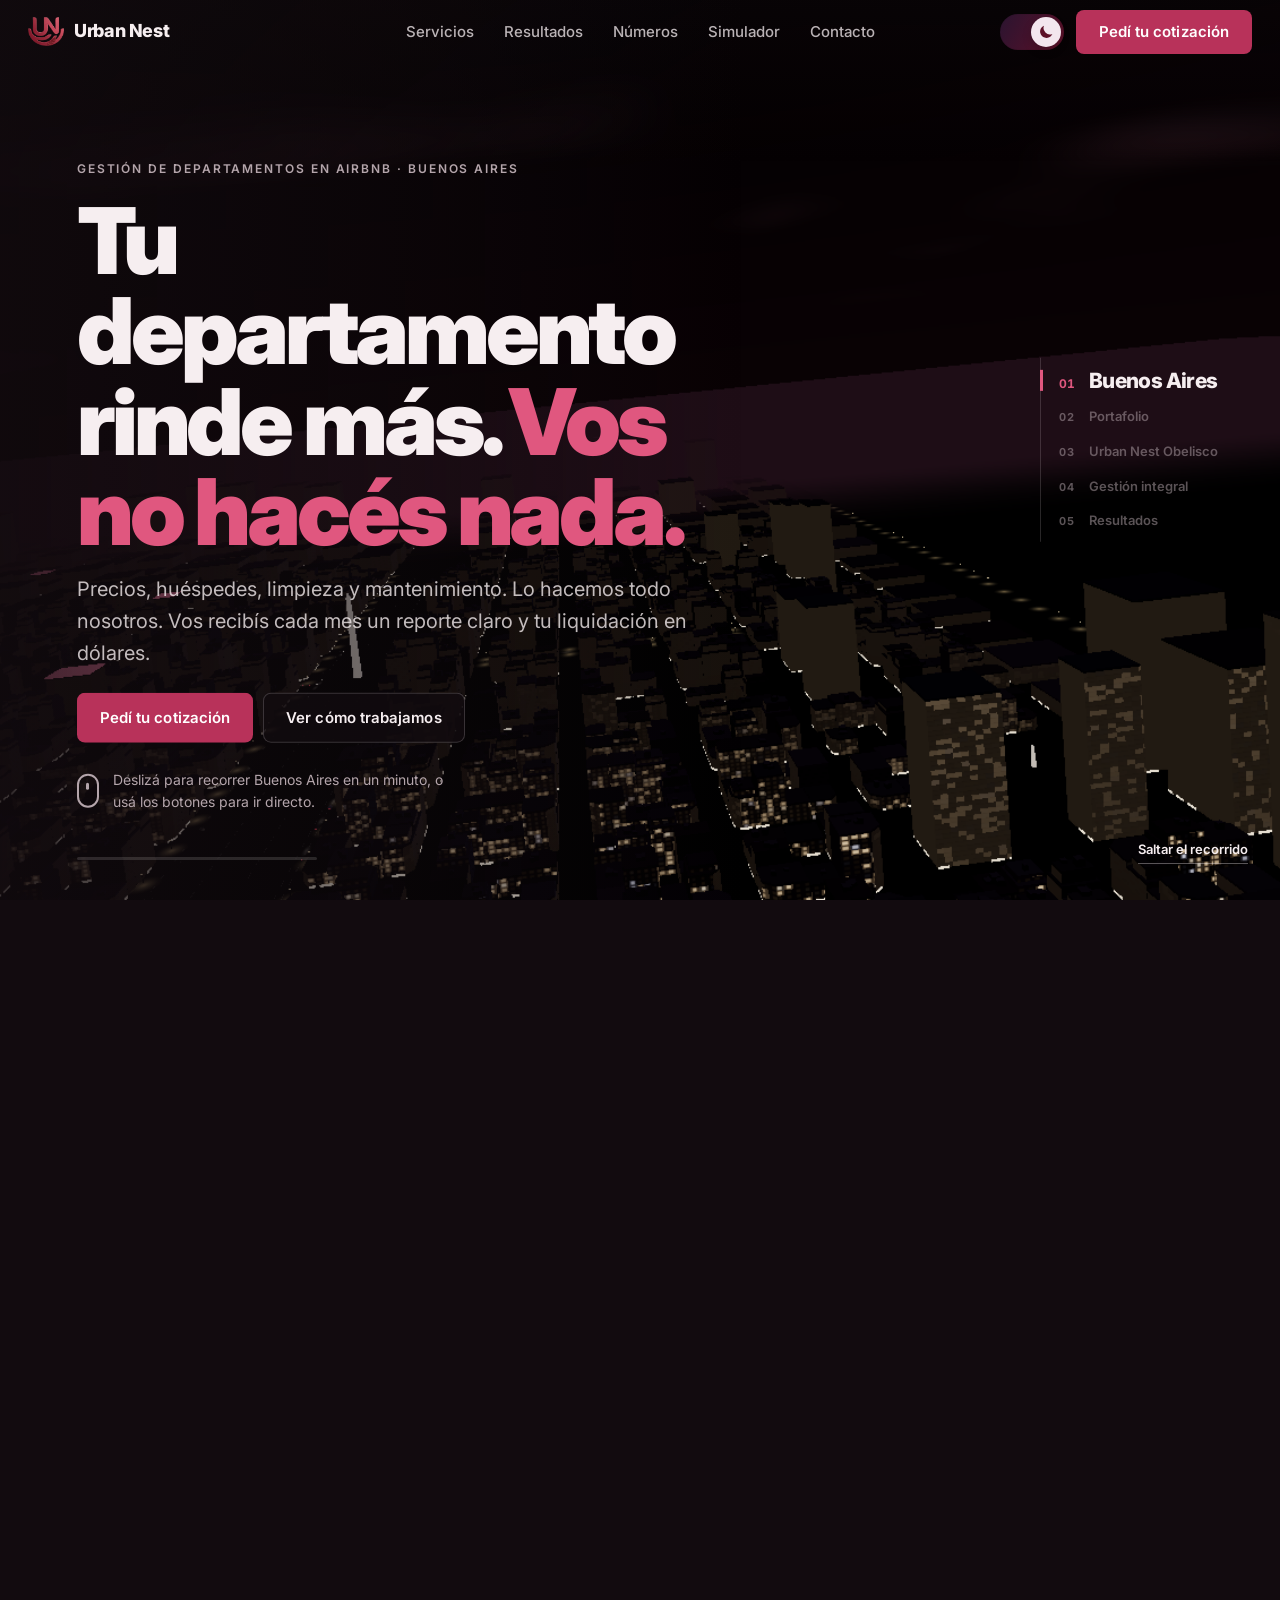
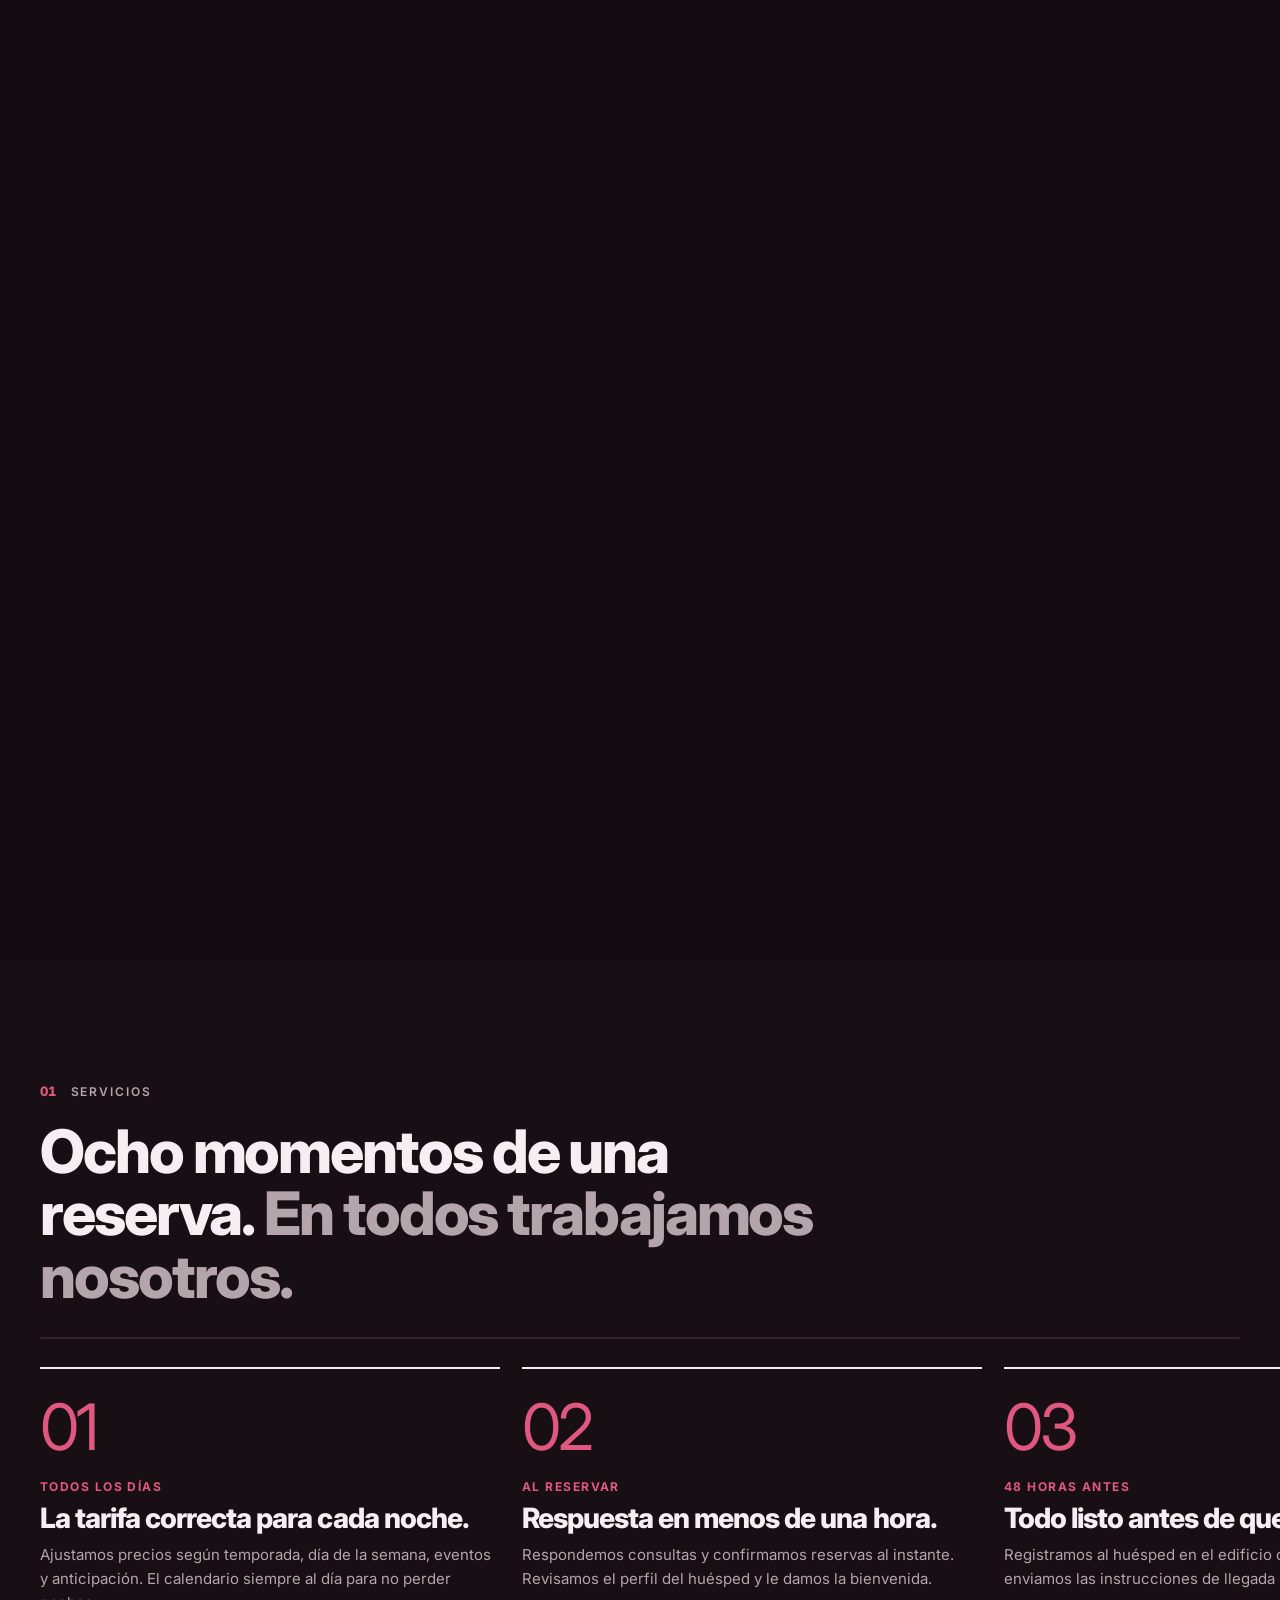
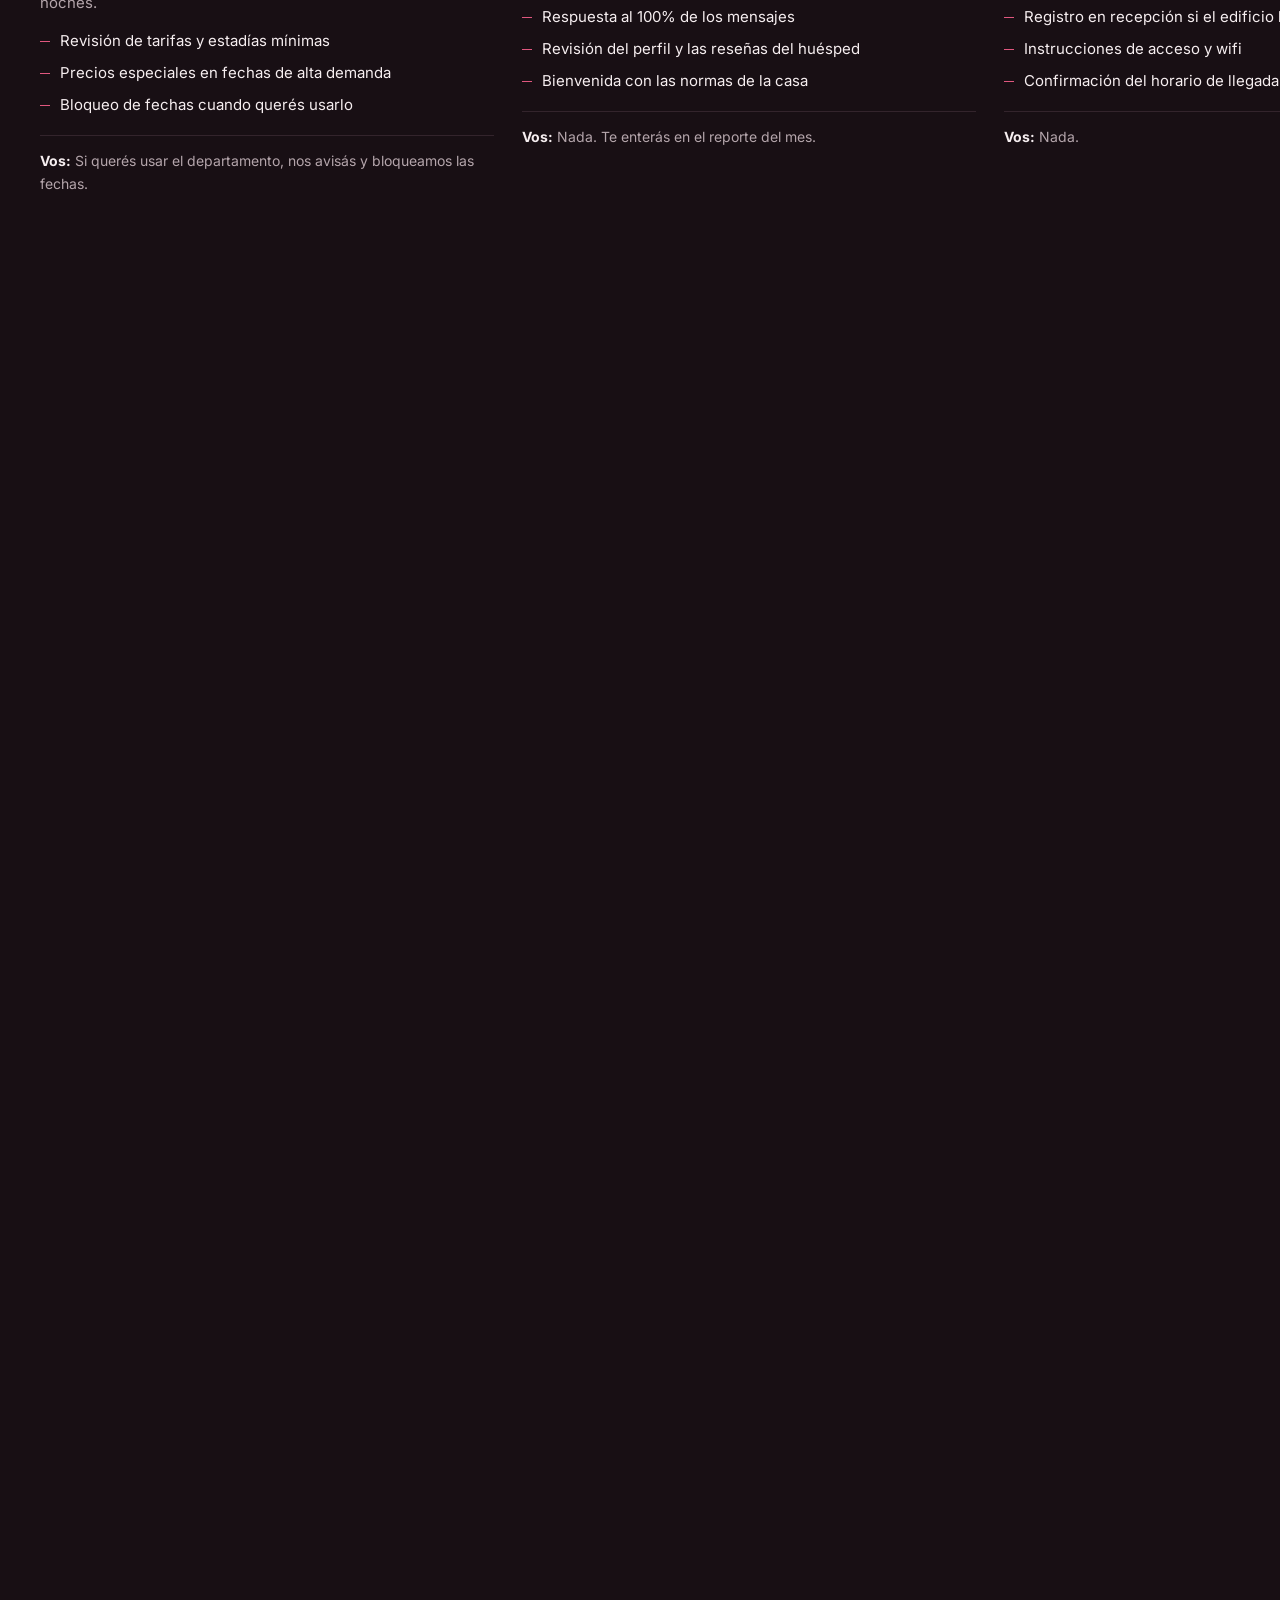
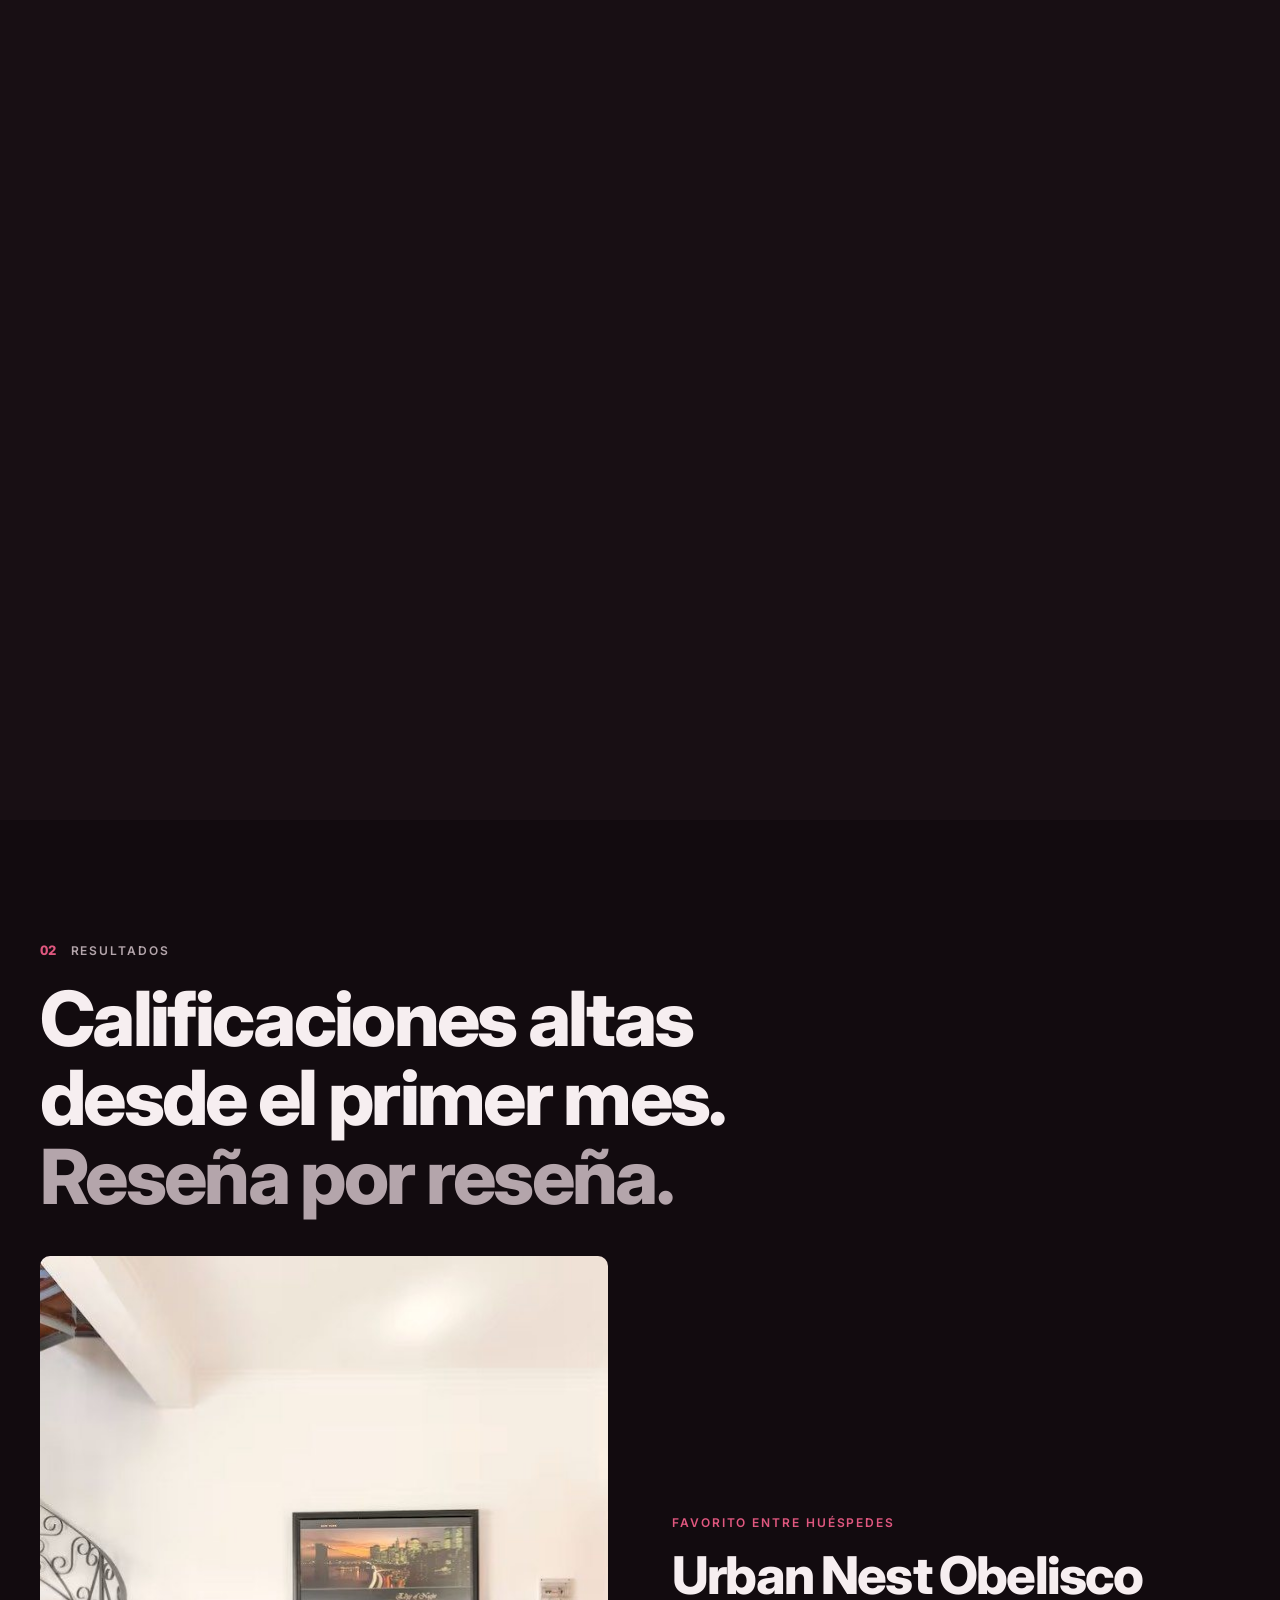
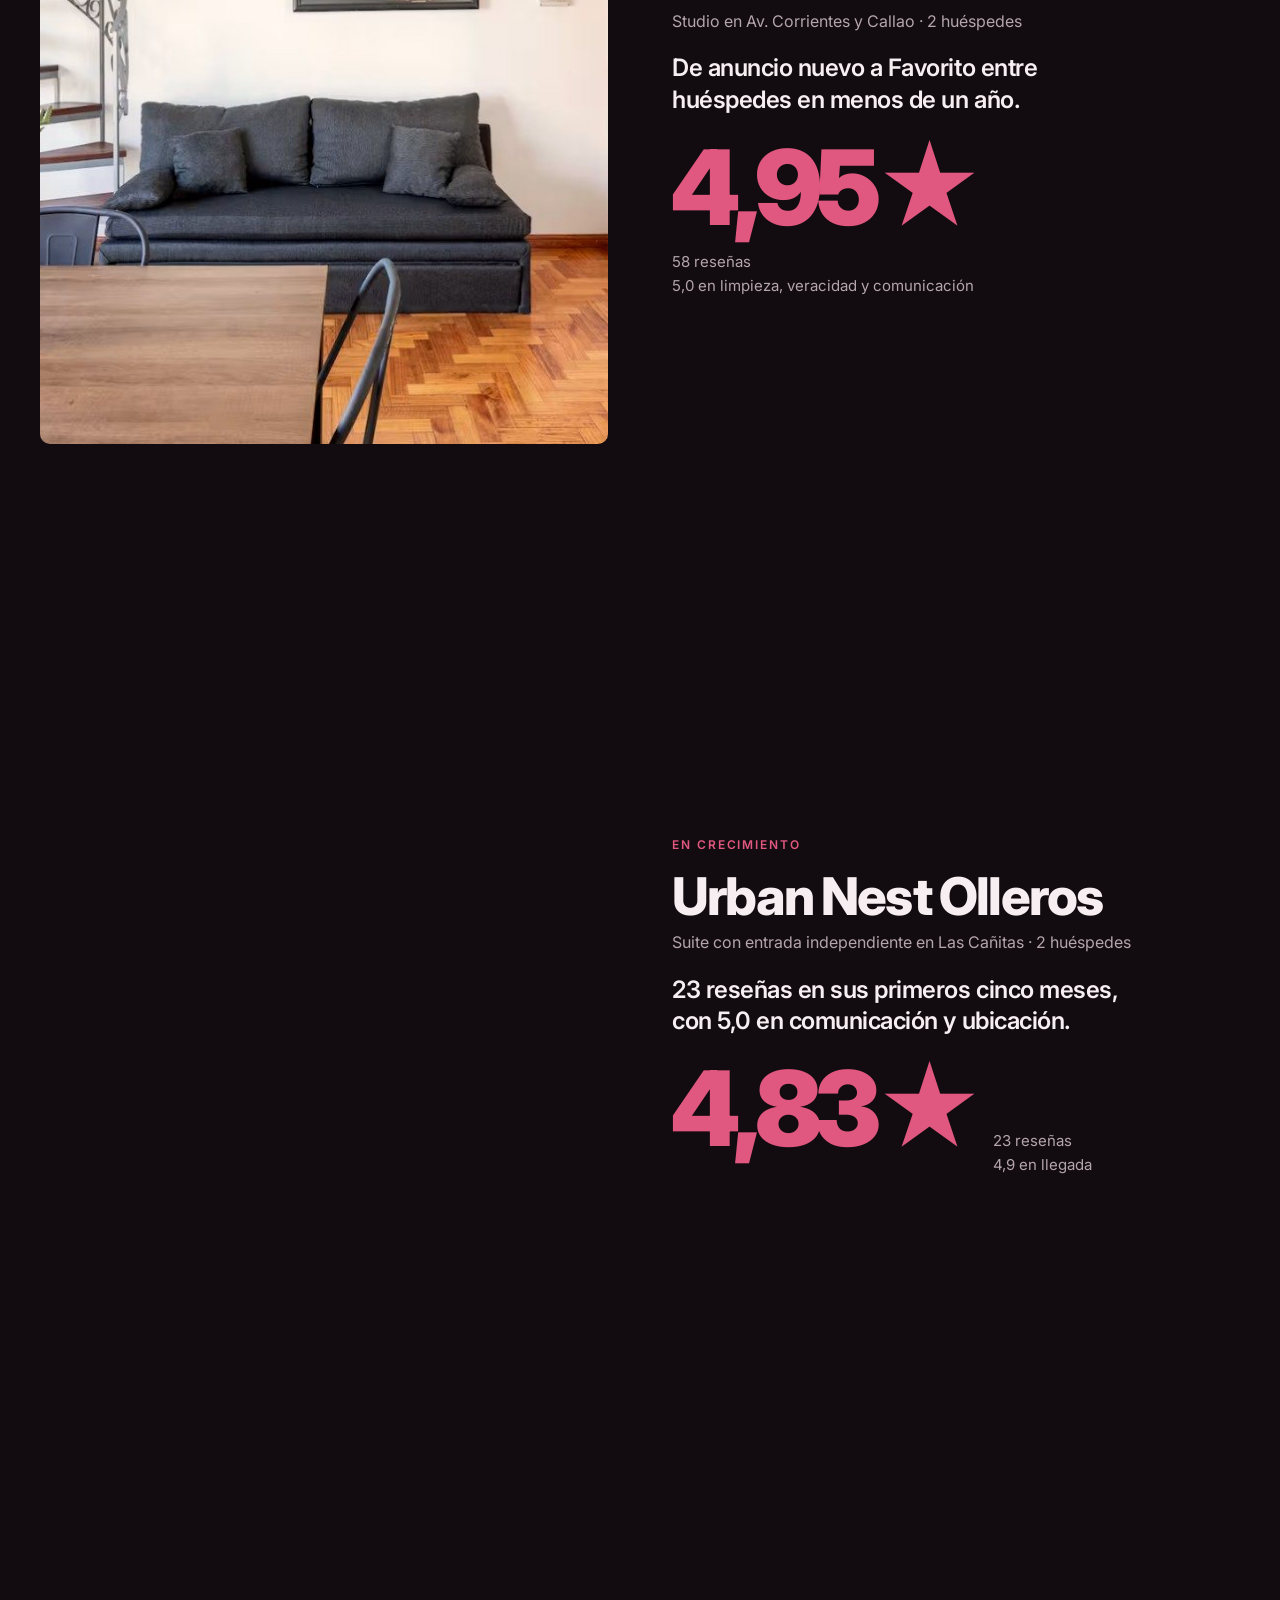
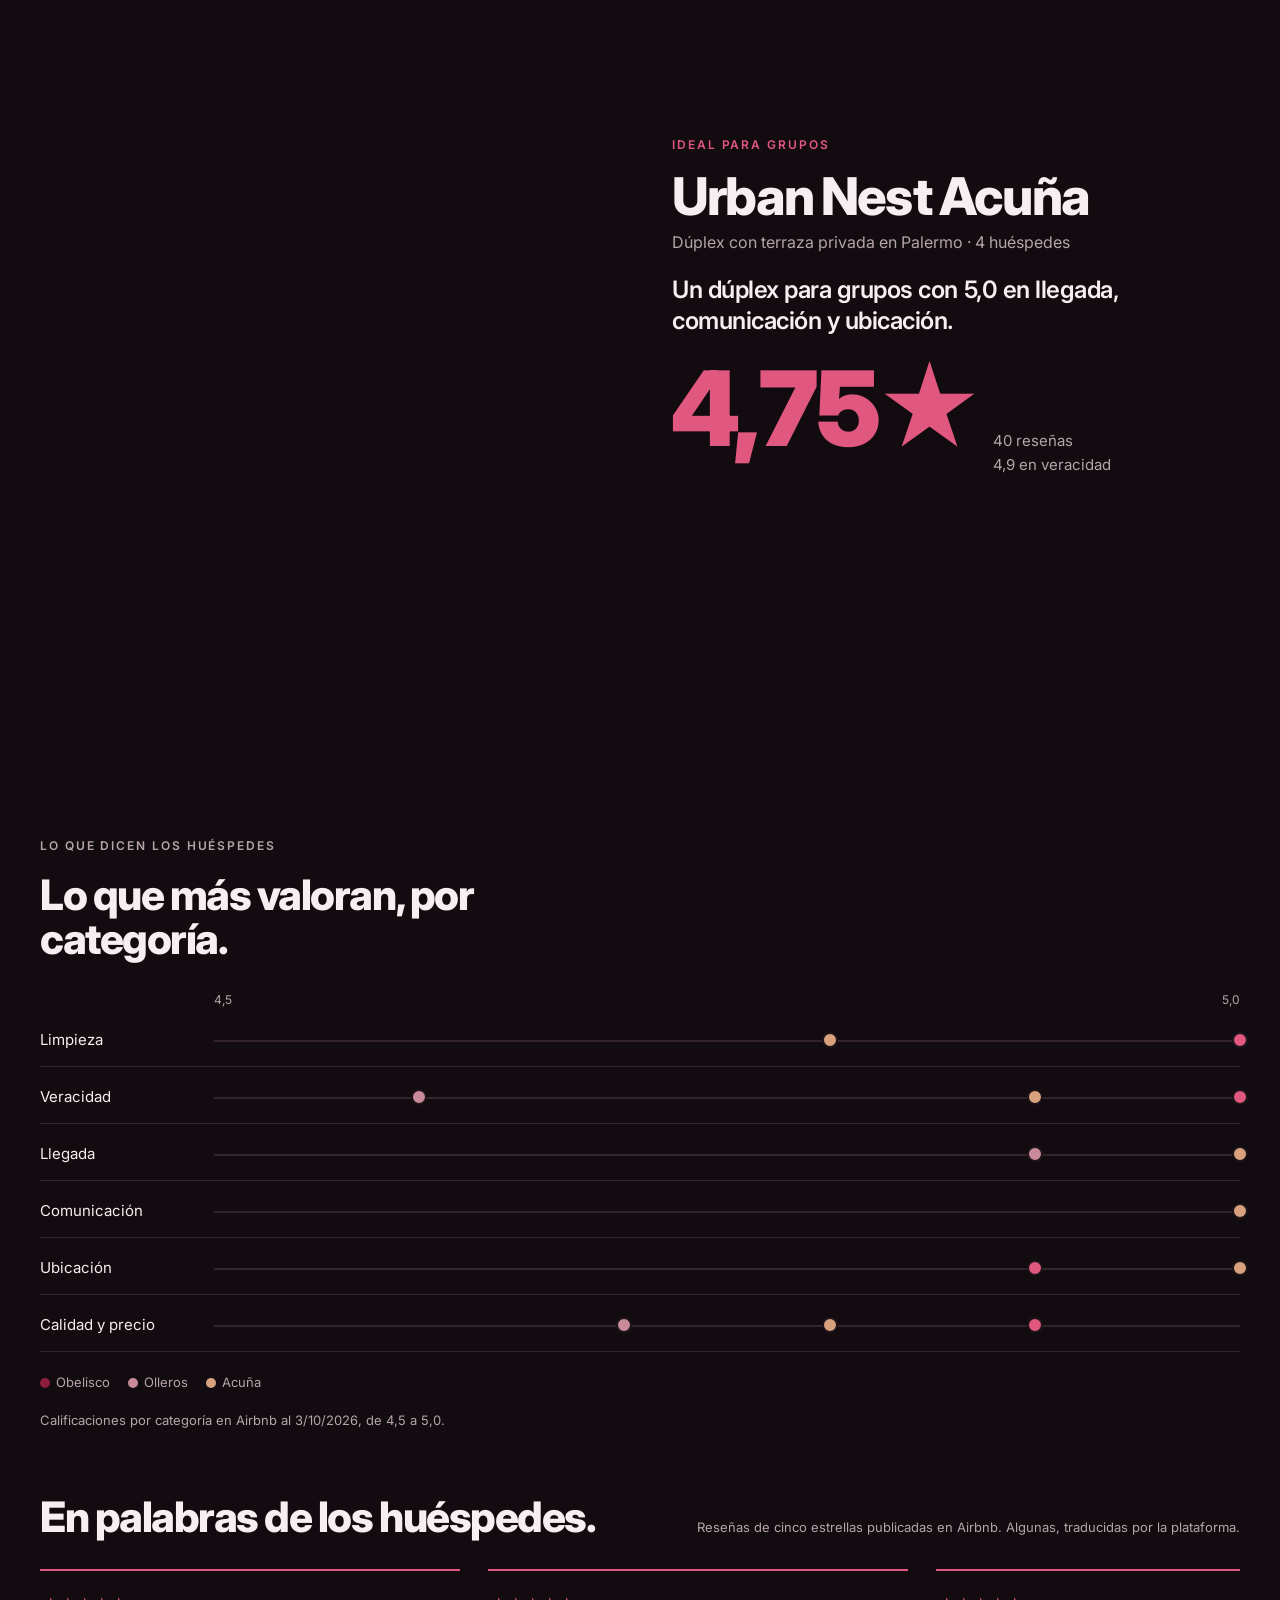
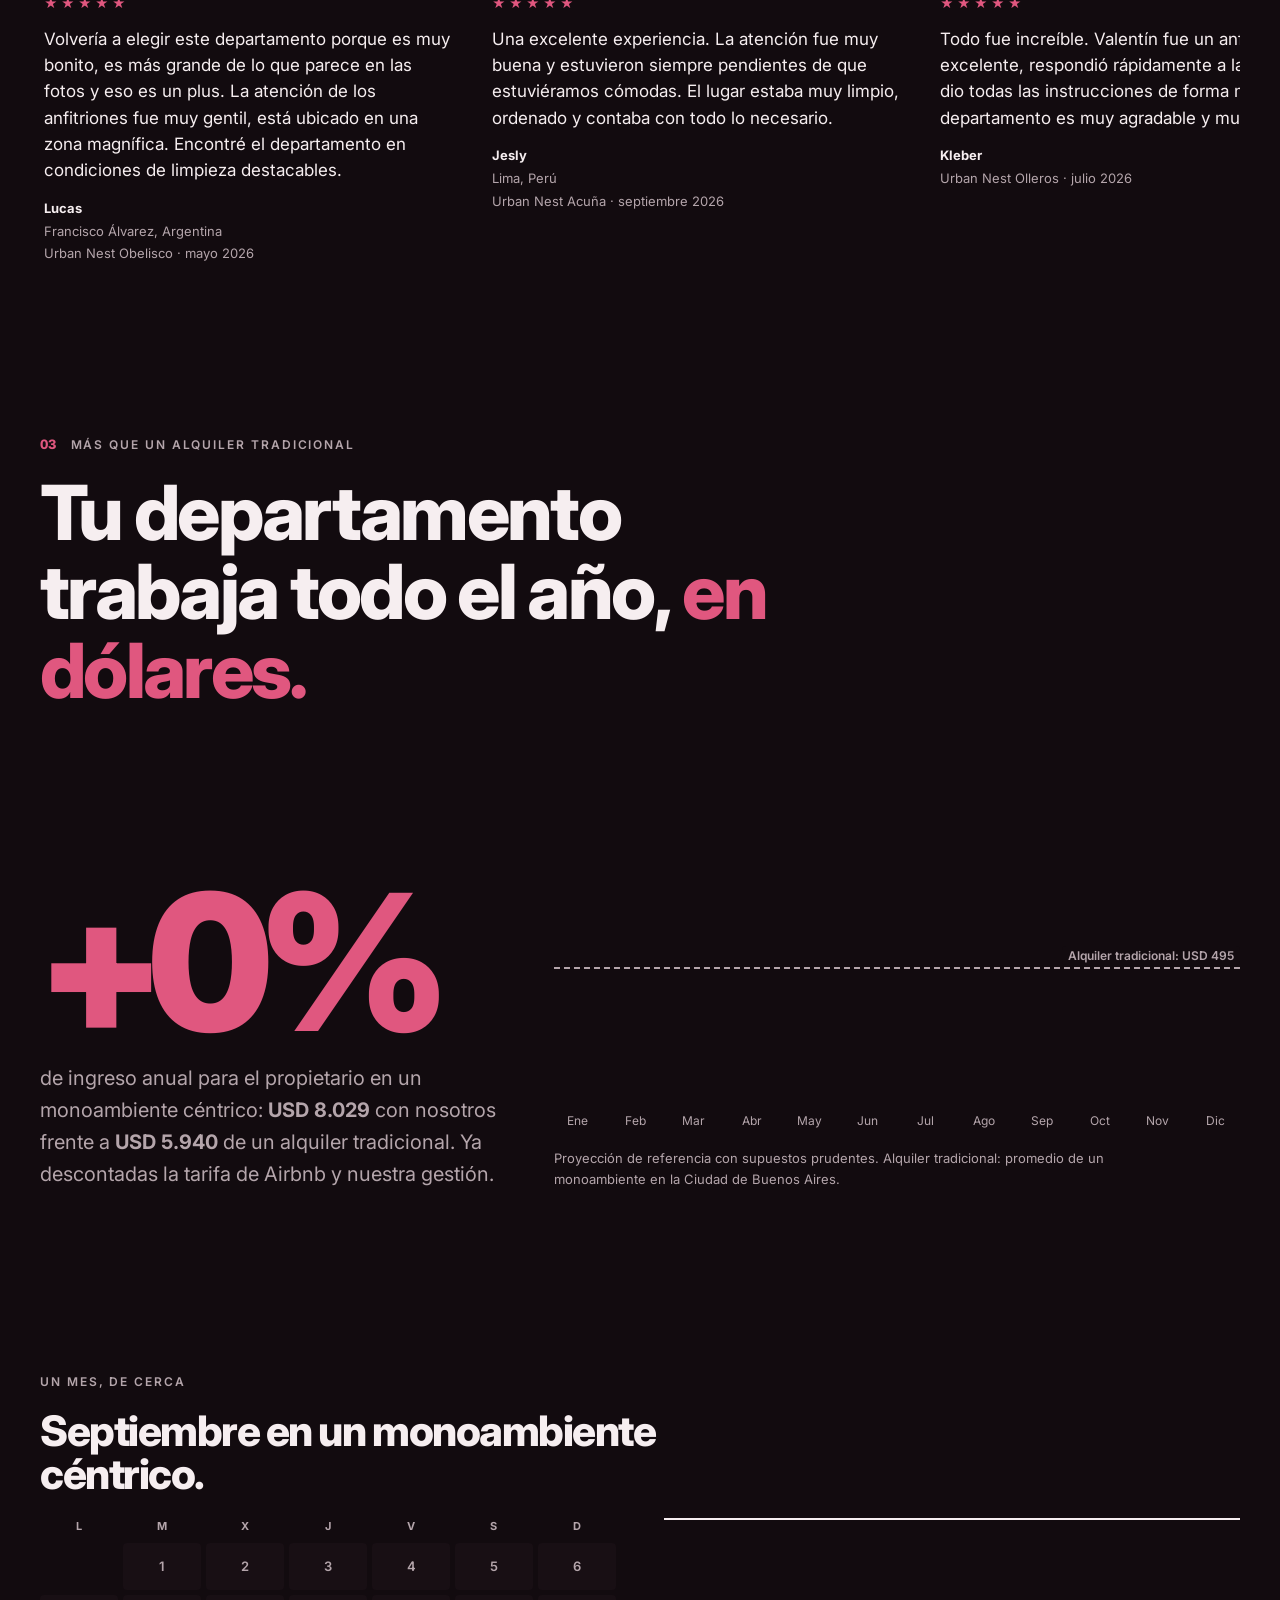
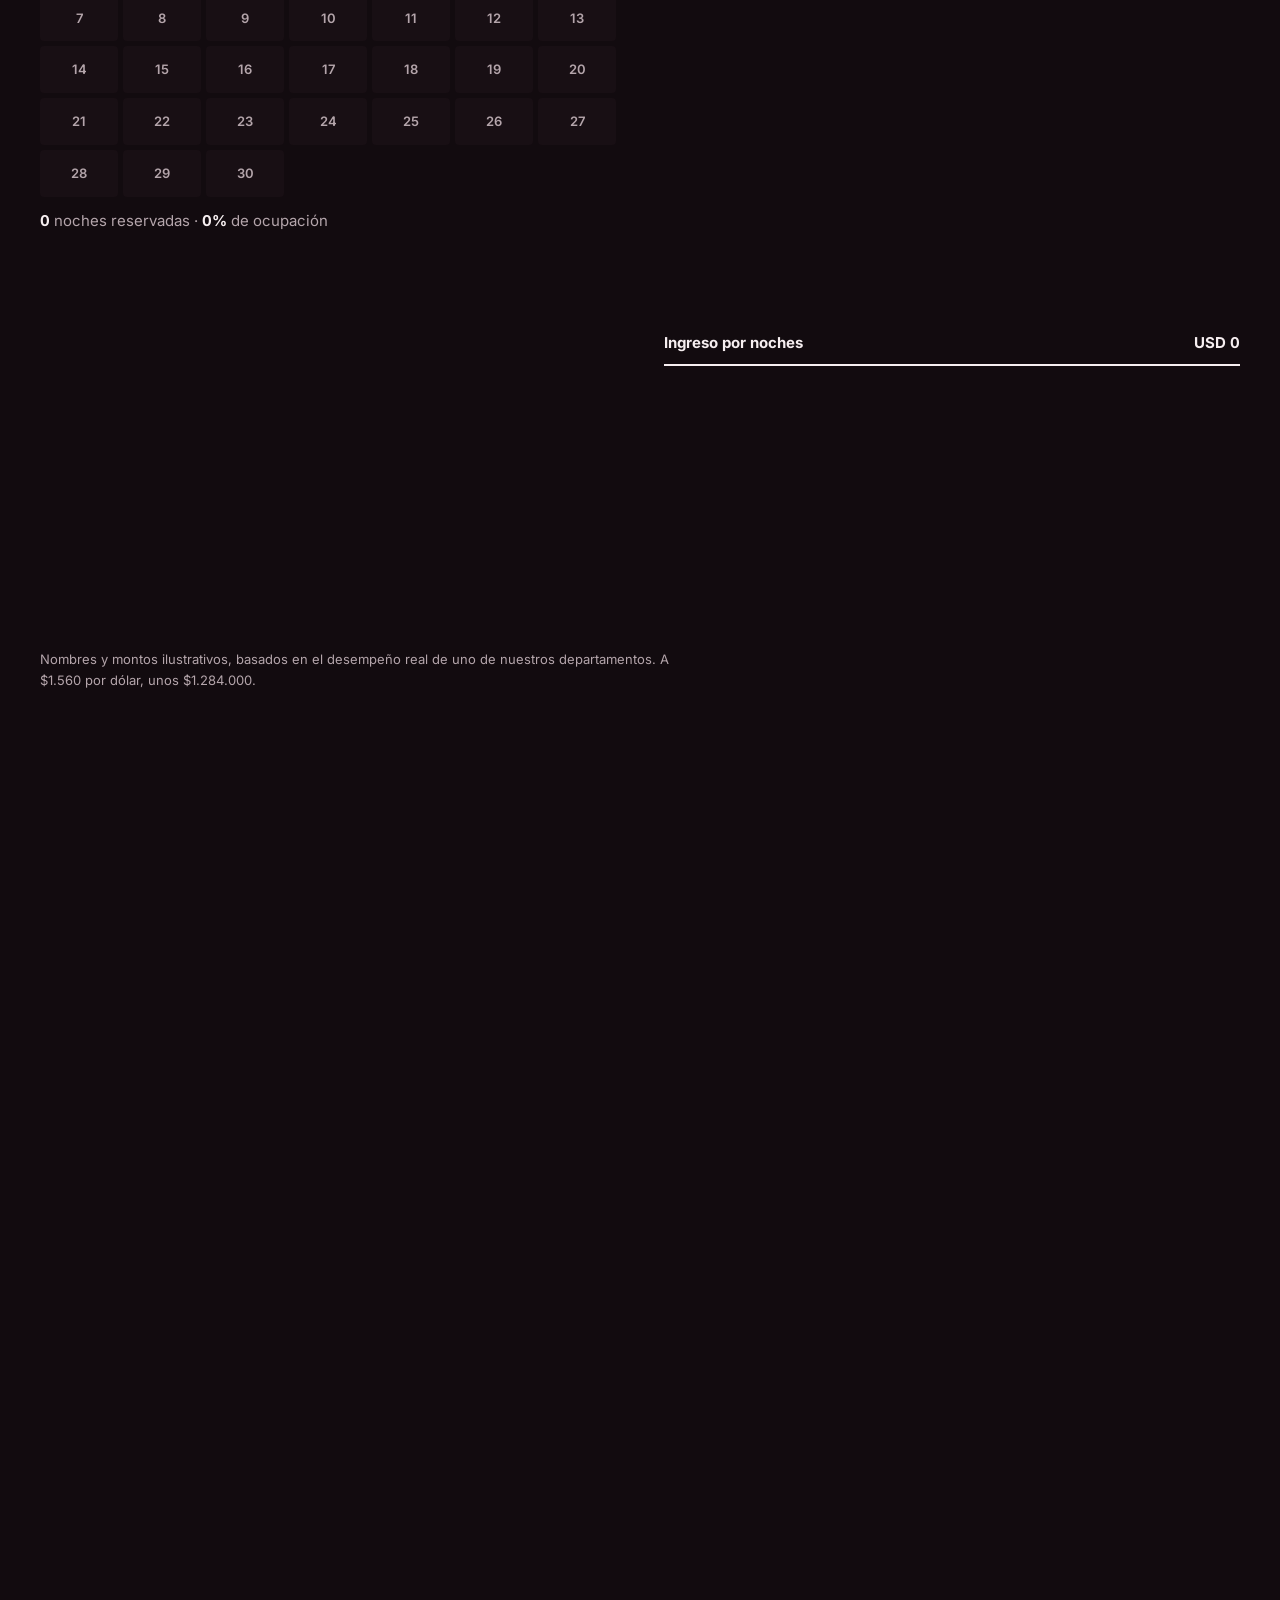
<file: index.html>
<!doctype html>
<html lang="es" data-theme="day">
<head>
<meta charset="utf-8">
<meta name="viewport" content="width=device-width, initial-scale=1, viewport-fit=cover">
<title>Urban Nest · Gestión de departamentos en Airbnb en Buenos Aires</title>
<meta name="description" content="Gestionamos tu departamento en Airbnb de punta a punta en Buenos Aires. Recorré la ciudad, entrá a uno de nuestros departamentos y pedí tu proyección sin costo.">
<meta name="theme-color" content="#8B1D3D">
<meta property="og:type" content="website">
<meta property="og:title" content="Urban Nest · Tu departamento rinde más. Vos no hacés nada.">
<meta property="og:description" content="Gestión completa de departamentos en Airbnb en Buenos Aires. Pedí tu cotización sin costo.">
<meta property="og:image" content="/assets/img/og.jpg">
<meta property="og:locale" content="es_AR">
<link rel="icon" href="/favicon.ico" sizes="any">
<link rel="icon" href="/assets/img/favicon-32.png" type="image/png" sizes="32x32">
<link rel="apple-touch-icon" href="/assets/img/apple-touch-icon.png">
<link rel="manifest" href="/site.webmanifest">
<link rel="preconnect" href="https://fonts.googleapis.com">
<link rel="preconnect" href="https://fonts.gstatic.com" crossorigin>
<link href="https://fonts.googleapis.com/css2?family=Inter:wght@400;500;600;700;800;900&display=swap" rel="stylesheet">
<link rel="preconnect" href="https://ezocccljyweieyafndhb.supabase.co">
<script type="importmap">{"imports":{"three":"/vendor/three.module.min.js","three/addons/":"/vendor/jsm/"}}</script>
<link rel="modulepreload" href="/vendor/three.module.min.js">
<script>
  // Tema antes de pintar: elección guardada o la hora del visitante (de 7 a 19, día).
  (function () {
    var t; try { t = localStorage.getItem("un-theme"); } catch (e) {}
    if (t !== "day" && t !== "night") { var h = new Date().getHours(); t = h >= 7 && h < 19 ? "day" : "night"; }
    document.documentElement.setAttribute("data-theme", t);
  })();
</script>
<link rel="stylesheet" href="/assets/site.css">
</head>
<body>

<a class="skip" href="#contenido">Saltar el recorrido</a>

<header class="hdr" id="hdr">
  <a class="brand" href="#tour" aria-label="Urban Nest, volver al inicio"><img src="/assets/img/urban-nest-logo.webp" alt="" width="36" height="30"><span>Urban Nest</span></a>
  <nav class="nav" aria-label="Secciones">
    <a href="#reserva">Servicios</a>
    <a href="#resultados">Resultados</a>
    <a href="#numeros">Números</a>
    <a href="#simulador">Simulador</a>
    <a href="#contacto">Contacto</a>
  </nav>
  <div class="hdr-end">
    <button class="theme" id="themeBtn" type="button" aria-label="Cambiar a modo noche" title="Día o noche">
      <span class="theme-track"><span class="theme-knob">
        <svg class="i-sun" viewBox="0 0 24 24" fill="none" stroke="currentColor" stroke-width="2" stroke-linecap="round" aria-hidden="true"><circle cx="12" cy="12" r="4.2"/><path d="M12 2.5v2M12 19.5v2M2.5 12h2M19.5 12h2M5.3 5.3l1.4 1.4M17.3 17.3l1.4 1.4M5.3 18.7l1.4-1.4M17.3 6.7l1.4-1.4"/></svg>
        <svg class="i-moon" viewBox="0 0 24 24" fill="currentColor" aria-hidden="true"><path d="M20.5 14.6A8.5 8.5 0 0 1 9.4 3.5a8.5 8.5 0 1 0 11.1 11.1Z"/></svg>
      </span></span>
    </button>
    <a class="btn btn-primary hdr-cta" href="#contacto">Pedí tu cotización</a>
    <button class="menu-btn" id="menuBtn" type="button" aria-label="Abrir menú" aria-expanded="false" aria-controls="sheet"><span></span><span></span></button>
  </div>
</header>

<div class="sheet" id="sheet" hidden>
  <nav aria-label="Secciones">
    <a href="#tour">Recorrido</a>
    <a href="#reserva">Servicios</a>
    <a href="#resultados">Resultados</a>
    <a href="#numeros">Números</a>
    <a href="#simulador">Simulador</a>
    <a href="#contacto">Contacto</a>
  </nav>
  <a class="btn btn-primary btn-block" href="#contacto">Pedí tu cotización sin costo</a>
  <a class="btn btn-line btn-block js-wa" href="#contacto">Escribinos por WhatsApp</a>
</div>

<main>

<!-- RECORRIDO 3D -->
<section class="tour" id="tour" aria-label="Recorrido por Buenos Aires y un departamento Urban Nest">
  <div class="tour-stick">
    <div class="tour-stage"><canvas id="tourCanvas" aria-hidden="true"></canvas>
    <div class="tour-fallback" aria-hidden="true"></div>
    <div class="tour-shade" aria-hidden="true"></div>
    <p class="tour-cap" id="tourCap" aria-hidden="true"></p></div>

    <div class="tour-ui">
    <div class="pin" data-anchor="rio" data-from="0" data-to="0.035"><span class="pin-line"></span><span class="pin-txt">Río de la Plata</span></div>
    <div class="pin" data-anchor="obelisco" data-from="0.13" data-to="0.27"><span class="pin-line"></span><span class="pin-txt">Obelisco</span></div>
    <div class="pin pin-un" data-anchor="obe" data-from="0.26" data-to="0.5"><span class="pin-line"></span><span class="pin-txt"><b>Urban Nest Obelisco</b>Corrientes y Callao · 4,95★</span></div>
    <div class="pin pin-un" data-anchor="acu" data-from="0.26" data-to="0.44"><span class="pin-line"></span><span class="pin-txt"><b>Urban Nest Acuña</b>Palermo · 4,75★</span></div>
    <div class="pin pin-un" data-anchor="oll" data-from="0.26" data-to="0.44"><span class="pin-line"></span><span class="pin-txt"><b>Urban Nest Olleros</b>Las Cañitas · 4,83★</span></div>

    <div class="pin pin-room" data-anchor="bed" data-from="0.66" data-to="0.75"><span class="pin-line"></span><span class="pin-txt"><b>Lavandería gestionada</b>Ropa de cama y toallas lavadas y recambiadas en cada estadía</span></div>
    <div class="pin pin-room" data-anchor="door" data-from="0.75" data-to="0.83"><span class="pin-line"></span><span class="pin-txt"><b>Check in gestionado</b>Coordinamos cada llegada con instrucciones claras</span></div>
    <div class="pin pin-room" data-anchor="phone" data-from="0.83" data-to="0.9"><span class="pin-line"></span><span class="pin-txt"><b>Respuesta en menos de 1 hora</b>Al 100% de los mensajes</span></div>
    <div class="pin pin-room" data-anchor="laptop" data-from="0.88" data-to="0.925"><span class="pin-line"></span><span class="pin-txt"><b>Precios que cambian cada día</b>Temporada, día de la semana y eventos</span></div>
    <div class="pin pin-room" data-anchor="sofa" data-from="0.92" data-to="0.955"><span class="pin-line"></span><span class="pin-txt"><b>Limpieza profesional</b>Y control después de cada huésped</span></div>

    <div class="tp tp-hero" data-from="-1" data-to="0.075">
      <p class="kicker">Gestión de departamentos en Airbnb · Buenos Aires</p>
      <h1>Tu departamento rinde más. <em>Vos no hacés nada.</em></h1>
      <p class="tp-lead">Precios, huéspedes, limpieza y mantenimiento. Lo hacemos todo nosotros. Vos recibís cada mes un reporte claro y tu liquidación en dólares.</p>
      <div class="tp-ctas">
        <a class="btn btn-primary" href="#contacto">Pedí tu cotización</a>
        <a class="btn btn-glass" href="#reserva">Ver cómo trabajamos</a>
      </div>
      <p class="scroll-hint"><span class="mouse" aria-hidden="true"><i></i></span><span>Deslizá para recorrer Buenos Aires en un minuto, o usá los botones para ir directo.</span></p>
      <dl class="tp-facts hero-facts"><div><dt>4,86★</dt><dd>en 121 reseñas</dd></div><div><dt>&lt;1 h</dt><dd>de respuesta</dd></div><div><dt>4 años</dt><dd>en Airbnb</dd></div></dl>
    </div>

    <div class="tp" data-from="0.11" data-to="0.25">
      <p class="kicker">Buenos Aires</p>
      <h2>Buenos Aires recibe viajeros los doce meses.</h2>
      <p class="tp-lead">Turismo, trabajo y estudio. Un departamento bien ubicado y bien gestionado se alquila todo el año.</p>
      <dl class="tp-facts"><div><dt>4 años</dt><dd>en Airbnb</dd></div><div><dt>5</dt><dd>departamentos</dd></div><div><dt>121</dt><dd>reseñas</dd></div></dl>
    </div>

    <div class="tp" data-from="0.27" data-to="0.43">
      <p class="kicker">Portafolio</p>
      <h2>Superanfitriones, con 4,86★ de promedio.</h2>
      <p class="tp-lead">De Corrientes y Callao a Palermo y Las Cañitas. Cada luz que ves es un departamento que gestionamos hoy.</p>
    </div>

    <div class="tp" data-from="0.45" data-to="0.56">
      <p class="kicker">Urban Nest Obelisco</p>
      <h2>Cada departamento funciona como un pequeño hotel.</h2>
      <p class="tp-lead">Entrá con nosotros. Así lo encuentra cada huésped que llega.</p>
    </div>

    <div class="tp tp-room" data-from="0.62" data-to="0.7">
      <p class="kicker">Gestión integral</p>
      <h2>Lo preparamos, lo atendemos y lo cuidamos.</h2>
      <p class="tp-lead">Mirá cada detalle: es lo que hacemos entre una reserva y la siguiente.</p>
    </div>

    <div class="tp tp-end" data-from="0.955" data-to="2">
      <p class="kicker">Resultados</p>
      <h2>Vos no hacés nada. Recibís el reporte y la transferencia.</h2>
      <p class="tp-lead">En dólares o en pesos, con el detalle de cada reserva, todos los meses.</p>
      <div class="tp-ctas"><a class="btn btn-primary" href="#contacto">Pedí tu cotización</a><a class="btn btn-glass" href="#reserva">Ver cómo trabajamos</a></div>
    </div>

    <ol class="chapters" aria-hidden="true">
      <li data-from="0" data-to="0.27" data-cap="Buenos Aires, de día y de noche"><span>01</span>Buenos Aires</li>
      <li data-from="0.27" data-to="0.45" data-cap="Nuestro portafolio: el centro, Palermo y Las Cañitas"><span>02</span>Portafolio</li>
      <li data-from="0.45" data-to="0.62" data-cap="Llegamos al Urban Nest Obelisco"><span>03</span>Urban Nest Obelisco</li>
      <li data-from="0.62" data-to="0.955" data-cap="Check in, lavandería, limpieza y precios: lo gestionamos nosotros"><span>04</span>Gestión integral</li>
      <li data-from="0.955" data-to="2" data-cap="Vos recibís el reporte y la transferencia"><span>05</span>Resultados</li>
    </ol>
    <a class="tour-skip" href="#reserva">Saltar el recorrido</a>
    <div class="tour-bar" aria-hidden="true"><i id="tourBar"></i></div>
    </div>
  </div>
</section>

<div id="contenido"></div>

<!-- RECORRIDO DE UNA RESERVA (scroll horizontal) -->
<section class="hs" id="reserva" aria-labelledby="reservaT">
  <div class="hs-stick">
    <div class="hs-head wrap">
      <p class="kicker"><span class="kn">01</span>Servicios</p>
      <h2 id="reservaT">Ocho momentos de una reserva. <span class="soft">En todos trabajamos nosotros.</span></h2>
    </div>
    <div class="hs-rail" aria-hidden="true"><i id="hsBar"></i></div>
    <ol class="hs-track" id="hsTrack"></ol>
  </div>
</section>

<!-- RESULTADOS -->
<section class="res-sec" id="resultados" aria-labelledby="resT">
  <div class="wrap">
    <p class="kicker rv"><span class="kn">02</span>Resultados</p>
    <h2 class="rv big" id="resT">Calificaciones altas desde el primer mes. <span class="soft">Reseña por reseña.</span></h2>
  </div>
  <div class="story wrap">
    <div class="story-media" id="storyMedia" aria-hidden="true"></div>
    <div class="story-steps" id="stories"></div>
  </div>

  <div class="wrap valued">
    <p class="kicker rv">Lo que dicen los huéspedes</p>
    <h3 class="rv mid">Lo que más valoran, por categoría.</h3>
    <div class="dots rv" id="dotplot"></div>
    <p class="note">Calificaciones por categoría en Airbnb al 3/10/2026, de 4,5 a 5,0.</p>
    <div class="quotes" id="quotes" hidden></div>
  </div>
</section>

<!-- NÚMEROS -->
<section class="num-sec" id="numeros" aria-labelledby="numT">
  <div class="wrap">
    <p class="kicker rv"><span class="kn">03</span>Más que un alquiler tradicional</p>
    <h2 class="rv big" id="numT">Tu departamento trabaja todo el año, <em>en dólares.</em></h2>
    <div class="year">
      <div class="year-copy rv">
        <p class="huge num" data-count="35" data-prefix="+" data-suffix="%">+35%</p>
        <p class="lead">de ingreso anual para el propietario en un monoambiente céntrico: <b>USD 8.029</b> con nosotros frente a <b>USD 5.940</b> de un alquiler tradicional. Ya descontadas la tarifa de Airbnb y nuestra gestión.</p>
      </div>
      <figure class="year-chart rv" aria-label="Ingreso mensual para el propietario frente a un alquiler tradicional de USD 495">
        <div class="bars" id="yearBars"></div>
        <figcaption class="note">Proyección de referencia con supuestos prudentes. Alquiler tradicional: promedio de un monoambiente en la Ciudad de Buenos Aires.</figcaption>
      </figure>
    </div>
  </div>

  <div class="month" id="month">
    <div class="month-stick wrap">
      <div class="month-head">
        <p class="kicker">Un mes, de cerca</p>
        <h3 class="mid">Septiembre en un monoambiente céntrico.</h3>
      </div>
      <div class="month-grid">
        <div class="month-cal">
          <div class="cal" id="monthCal"></div>
          <p class="month-occ"><b class="num" id="mNights">0</b> noches reservadas · <b class="num" id="mOcc">0%</b> de ocupación</p>
        </div>
        <div class="receipt" id="receipt">
          <div class="rc-list" id="rcList"></div>
          <div class="rc-line rc-gross"><span>Ingreso por noches</span><b class="num" id="rcGross">USD 0</b></div>
          <div class="rc-line rc-ded" data-at="0.78"><span>Tarifa de Airbnb (15,5%)</span><span class="num">USD 189</span></div>
          <div class="rc-line rc-ded" data-at="0.84"><span>Gestión Urban Nest (20%)</span><span class="num">USD 206</span></div>
          <div class="rc-line rc-ded" data-at="0.88"><span>Gastos del mes</span><span class="num">USD 0</span></div>
          <div class="rc-total" data-at="0.93"><small>Para vos</small><b class="num">USD 823</b><span>66% más que los USD 495 de un alquiler tradicional.</span></div>
        </div>
      </div>
      <p class="note">Nombres y montos ilustrativos, basados en el desempeño real de uno de nuestros departamentos. A $1.560 por dólar, unos $1.284.000.</p>
    </div>
  </div>
</section>

<!-- SIMULADOR -->
<section class="sim-sec" id="simulador" aria-labelledby="simT">
  <div class="wrap">
    <p class="kicker rv"><span class="kn">04</span>Simulador</p>
    <h2 class="rv big" id="simT">¿Cuánto rinde tu departamento? <span class="soft">Probalo con tus datos.</span></h2>
    <div class="sim">
      <div class="sim-ctrl">
        <div class="ctrl"><span class="lbl">Tipo de departamento</span><div class="seg" id="typeSeg" role="group" aria-label="Tipo de departamento"></div></div>
        <div class="ctrl"><span class="lbl">Mes</span><div class="months" id="monthBtns" role="group" aria-label="Mes"></div></div>
        <div class="ctrl"><label class="lbl" for="rate">Tarifa promedio por noche</label><div class="rate-row"><output id="rateOut" for="rate">USD 0</output><input id="rate" type="range" min="0.8" max="1.3" step="0.05" value="1"></div></div>
        <div class="ctrl">
          <div class="cal-head"><span class="lbl" id="calTitle">Mes</span><button class="link-btn" id="resetCal" type="button" hidden>Volver a la demanda proyectada</button></div>
          <div class="cal cal-sim" id="simCal"></div>
          <p class="note">Tocá un día para sumarlo o quitarlo.</p>
        </div>
      </div>
      <aside class="sim-out" aria-live="polite">
        <small>Para vos este mes</small>
        <div class="sim-big num" id="rOwner">USD 0</div>
        <p class="sim-sub" id="rSub"></p>
        <div class="sim-vs"><div><small>Alquiler tradicional</small><b class="num" id="rTrad">USD 0</b></div><div><small>Diferencia</small><b class="num" id="rDiff">0%</b></div></div>
        <label class="lbl lbl-light" for="tradIn">Tu alquiler tradicional de referencia (USD por mes)</label>
        <div class="trad-in"><span>USD</span><input id="tradIn" type="number" inputmode="numeric" min="100" max="5000" step="10"></div>
        <details><summary>¿Cómo se calcula?</summary><div class="brk" id="rBrk"></div></details>
        <a class="btn btn-light btn-block" id="simCta" href="#contacto">Quiero un análisis de mi departamento</a>
      </aside>
    </div>
    <p class="note">Simulación orientativa con supuestos prudentes. La demanda, la tarifa y el resultado dependen de la ubicación, el equipamiento y la temporada. En el análisis que te mandamos por WhatsApp lo ajustamos a tu departamento. La limpieza la paga el huésped por separado.</p>
  </div>
</section>

<!-- LO QUE CAMBIA -->
<section class="cmp-sec" id="cambia" aria-labelledby="cmpT">
  <div class="wrap">
    <p class="kicker rv"><span class="kn">05</span>Comparación</p>
    <h2 class="rv big" id="cmpT">Lo que cambia para vos.</h2>
    <div class="cmp" id="cmp" role="table" aria-label="Alquiler tradicional frente a Urban Nest"></div>
  </div>
</section>

<!-- PUESTA EN MARCHA -->
<section class="setup-sec" id="puesta" aria-labelledby="setT">
  <div class="wrap setup">
    <div class="rv">
      <p class="kicker"><span class="kn">06</span>Puesta en marcha</p>
      <h2 class="big" id="setT">¿Tu departamento no está equipado?</h2>
      <p class="lead">Una inversión única para dejarlo listo para huéspedes. Si ya está amueblado, ajustamos solo lo necesario. El equipamiento queda en tu departamento y suma valor a la propiedad.</p>
      <p class="payback"><b class="num">16 meses</b>es lo que tarda en recuperarse, aproximadamente, con el ingreso adicional frente al alquiler tradicional (USD 2.089 por año en un monoambiente céntrico).</p>
    </div>
    <ul class="kit rv" id="kit"></ul>
  </div>
</section>

<!-- CÓMO EMPEZAMOS -->
<section class="start-sec" id="empezar" aria-labelledby="startT">
  <div class="wrap start">
    <div class="start-head">
      <p class="kicker rv"><span class="kn">07</span>Cómo empezamos</p>
      <h2 class="rv big" id="startT">De la primera charla a la primera reserva.</h2>
      <p class="lead rv">Cinco pasos. Entre dos y cuatro semanas, según el estado del departamento.</p>
    </div>
    <ol class="steps" id="steps"><i class="steps-line" aria-hidden="true"><b id="stepsFill"></b></i></ol>
  </div>
</section>

<!-- CONTACTO -->
<section class="contact-sec" id="contacto" aria-labelledby="ctT">
  <div class="wrap contact">
    <div class="contact-copy rv">
      <p class="kicker"><span class="kn">08</span>Contacto</p>
      <h2 class="big" id="ctT">Contanos de tu departamento.</h2>
      <p class="lead">Dejanos tus datos y descargá la presentación completa. Después te mandamos por WhatsApp el análisis de tu departamento: proyección mes a mes, qué conviene mejorar y cuánto podés ganar.</p>
      <ul class="contact-alt">
        <li><a class="js-wa" href="#contacto"><svg viewBox="0 0 24 24" fill="currentColor" aria-hidden="true"><path d="M12 2a10 10 0 0 0-8.6 15.1L2 22l5-1.3A10 10 0 1 0 12 2Zm0 18.2c-1.5 0-3-.4-4.3-1.2l-.3-.2-3 .8.8-2.9-.2-.3A8.2 8.2 0 1 1 12 20.2Zm4.5-6.1c-.2-.1-1.5-.7-1.7-.8-.2-.1-.4-.1-.6.1l-.8 1c-.1.2-.3.2-.5.1a6.7 6.7 0 0 1-3.3-2.9c-.3-.4.2-.4.7-1.4.1-.2 0-.3 0-.4l-.8-1.8c-.2-.5-.4-.4-.6-.4h-.5a1 1 0 0 0-.7.3 3 3 0 0 0-.9 2.2c0 1.3 1 2.6 1.1 2.8.1.2 1.9 2.9 4.6 4 1.7.7 2.4.8 3.2.7.5-.1 1.5-.6 1.8-1.2.2-.6.2-1.1.1-1.2l-.4-.2Z"/></svg>+54 9 11 3212 6888</a></li>
        <li><a href="mailto:un.urbannest@gmail.com"><svg viewBox="0 0 24 24" fill="none" stroke="currentColor" stroke-width="2" stroke-linecap="round" stroke-linejoin="round" aria-hidden="true"><rect x="3" y="5" width="18" height="14" rx="2"/><path d="m3 7 9 6 9-6"/></svg>un.urbannest@gmail.com</a></li>
      </ul>
    </div>

    <div class="lead-card rv" id="lead">
      <div id="leadFormWrap">
        <h3>Pedí tu cotización sin costo</h3>
        <p class="sub">Te respondemos en el día.</p>
        <form class="lf" id="leadForm" novalidate>
          <div class="fld"><label for="lfName">Nombre</label><input id="lfName" name="nombre" autocomplete="name" required maxlength="120" placeholder="Tu nombre"></div>
          <div class="fld"><label for="lfContact">WhatsApp o email</label><input id="lfContact" name="contacto" autocomplete="tel" required maxlength="160" placeholder="11 1234 5678 o vos@mail.com"><p class="hint">Por ahí te mandamos el análisis.</p></div>
          <div class="row2">
            <div class="fld"><label for="lfBarrio">Barrio</label><input id="lfBarrio" name="barrio" list="barrios" maxlength="80" placeholder="Por ejemplo, Palermo"></div>
            <div class="fld"><label for="lfTipo">Tipo de departamento</label><select id="lfTipo" name="tipo"><option value="">Elegí una opción</option><option value="Monoambiente" data-amb="1">Monoambiente</option><option value="2 ambientes" data-amb="2">2 ambientes</option><option value="3 ambientes" data-amb="3">3 ambientes</option><option value="4 ambientes o más" data-amb="4+">4 ambientes o más</option><option value="PH o casa" data-amb="">PH o casa</option></select></div>
          </div>
          <div class="fld"><label for="lfMsg">Contanos algo más <span>(opcional)</span></label><textarea id="lfMsg" name="mensaje" maxlength="1500" placeholder="Si está amoblado, en qué estado está, cuándo querés empezar…"></textarea></div>
          <div class="hp" aria-hidden="true"><label for="lfWeb">No completar</label><input id="lfWeb" name="web" tabindex="-1" autocomplete="off"></div>
          <p class="err" id="lfErr" role="alert" hidden></p>
          <button class="btn btn-primary btn-block btn-lg" type="submit" id="lfBtn">Quiero mi cotización</button>
          <p class="legal">Sin compromiso. Al enviar aceptás la <a href="/privacidad" target="_blank" rel="noopener">política de privacidad</a>: usamos tus datos solo para contactarte por tu departamento.</p>
        </form>
        <a class="pdf-row" href="/Urban_Nest_Presentacion_Propietarios.pdf" download data-pdf="contacto"><span class="pdf-ic"><svg viewBox="0 0 24 24" fill="none" stroke="currentColor" stroke-width="2" stroke-linecap="round" stroke-linejoin="round" aria-hidden="true"><path d="M12 4v11M7 10l5 5 5-5M5 20h14"/></svg></span><span><b>Presentación para propietarios</b><small id="pdfMeta">PDF · todo lo que necesitás saber antes de decidir</small></span></a>
      </div>
      <div class="lf-ok" id="leadOk" hidden tabindex="-1">
        <div class="tick"><svg viewBox="0 0 24 24" fill="none" stroke="currentColor" stroke-width="2.6" stroke-linecap="round" stroke-linejoin="round" aria-hidden="true"><path d="M20 6 9 17l-5-5"/></svg></div>
        <h3 id="leadOkTitle">¡Listo!</h3>
        <p>Recibimos tus datos. Descargá la presentación y en el día te escribimos con el análisis de tu departamento.</p>
        <a class="btn btn-primary btn-block" href="/Urban_Nest_Presentacion_Propietarios.pdf" download data-pdf="gracias"><svg viewBox="0 0 24 24" fill="none" stroke="currentColor" stroke-width="2" stroke-linecap="round" stroke-linejoin="round" aria-hidden="true"><path d="M12 4v11M7 10l5 5 5-5M5 20h14"/></svg>Descargar la presentación</a>
        <a class="btn btn-line btn-block js-wa" href="#contacto">Escribinos por WhatsApp</a>
      </div>
      <datalist id="barrios"><option value="Palermo"><option value="Recoleta"><option value="Belgrano"><option value="Colegiales"><option value="Villa Crespo"><option value="Almagro"><option value="Caballito"><option value="Núñez"><option value="Retiro"><option value="San Nicolás"><option value="Microcentro"><option value="Balvanera"><option value="San Telmo"><option value="Puerto Madero"><option value="Monserrat"><option value="Barrio Norte"><option value="Chacarita"><option value="Villa Urquiza"><option value="Saavedra"><option value="Boedo"><option value="Las Cañitas"></datalist>
    </div>
  </div>
</section>
</main>

<footer class="ft">
  <div class="wrap">
    <div class="ft-top">
      <div class="ft-brand">
        <a class="brand" href=""><img src="/assets/img/urban-nest-logo.webp" alt="" width="31" height="26"><span>Urban Nest</span></a>
        <p>Gestión profesional de departamentos en Airbnb en Buenos Aires.</p>
      </div>
      <nav class="ft-cols" aria-label="Pie de página">
        <div><p class="ft-h">Sitio</p><a href="#reserva">Servicios</a><a href="#resultados">Resultados</a><a href="#simulador">Simulador</a><a href="/Urban_Nest_Presentacion_Propietarios.pdf" download data-pdf="footer">Presentación en PDF</a></div>
        <div><p class="ft-h">Contacto</p><a href="mailto:un.urbannest@gmail.com">un.urbannest@gmail.com</a><a href="#contacto">Pedí tu cotización</a></div>
        <div><p class="ft-h">Legal</p><a href="/privacidad">Política de privacidad</a><a href="/terminos">Términos y condiciones</a></div>
      </nav>
    </div>
    <div class="ft-bot"><span>© 2026 Urban Nest. Todos los derechos reservados.</span><span>Buenos Aires, Argentina</span></div>
  </div>
</footer>

<div class="mbar" id="mbar"><a class="btn btn-primary" href="#contacto">Pedí tu cotización</a><a class="btn btn-line mbar-wa js-wa" href="#contacto" aria-label="Escribinos por WhatsApp"><svg viewBox="0 0 24 24" fill="currentColor" aria-hidden="true"><path d="M12 2a10 10 0 0 0-8.6 15.1L2 22l5-1.3A10 10 0 1 0 12 2Zm0 18.2c-1.5 0-3-.4-4.3-1.2l-.3-.2-3 .8.8-2.9-.2-.3A8.2 8.2 0 1 1 12 20.2Zm4.5-6.1c-.2-.1-1.5-.7-1.7-.8-.2-.1-.4-.1-.6.1l-.8 1c-.1.2-.3.2-.5.1a6.7 6.7 0 0 1-3.3-2.9c-.3-.4.2-.4.7-1.4.1-.2 0-.3 0-.4l-.8-1.8c-.2-.5-.4-.4-.6-.4h-.5a1 1 0 0 0-.7.3 3 3 0 0 0-.9 2.2c0 1.3 1 2.6 1.1 2.8.1.2 1.9 2.9 4.6 4 1.7.7 2.4.8 3.2.7.5-.1 1.5-.6 1.8-1.2.2-.6.2-1.1.1-1.2l-.4-.2Z"/></svg></a></div>

<script type="module" src="/assets/app.js"></script>
</body>
</html>
</file>
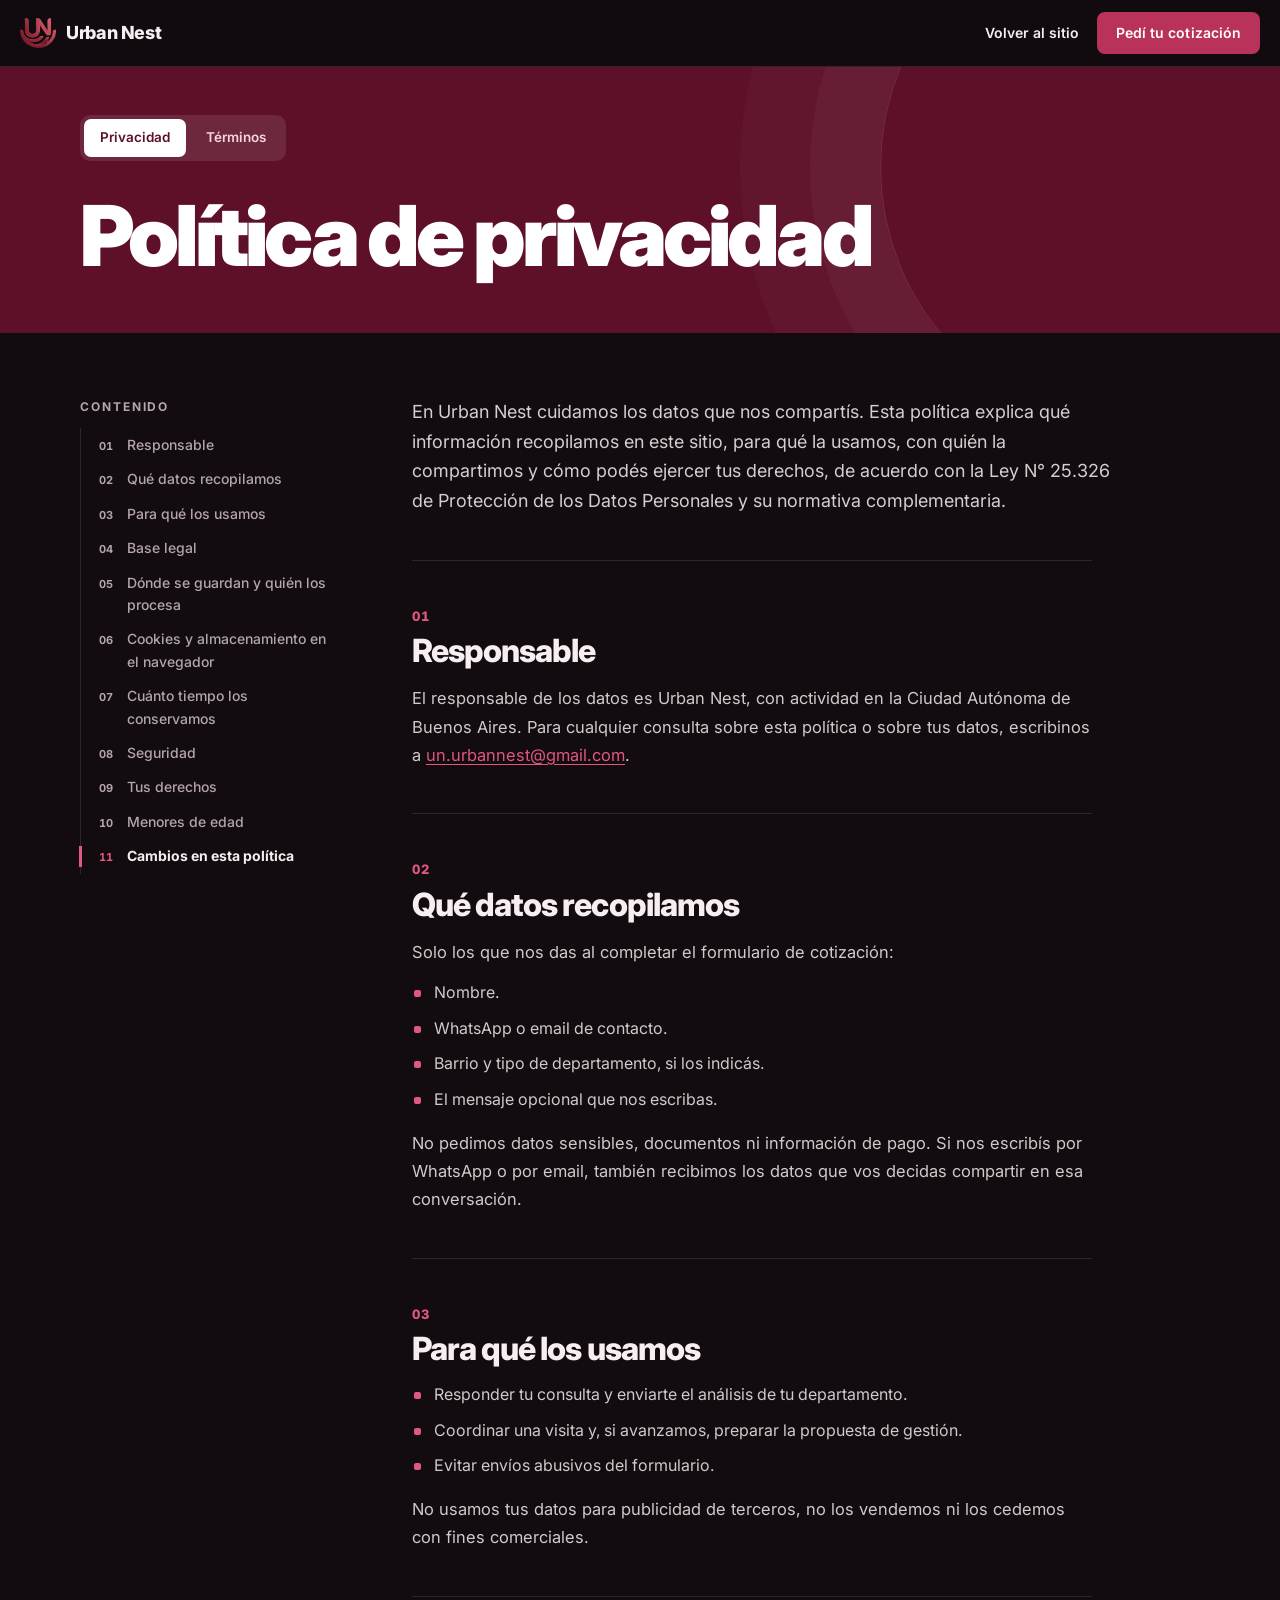
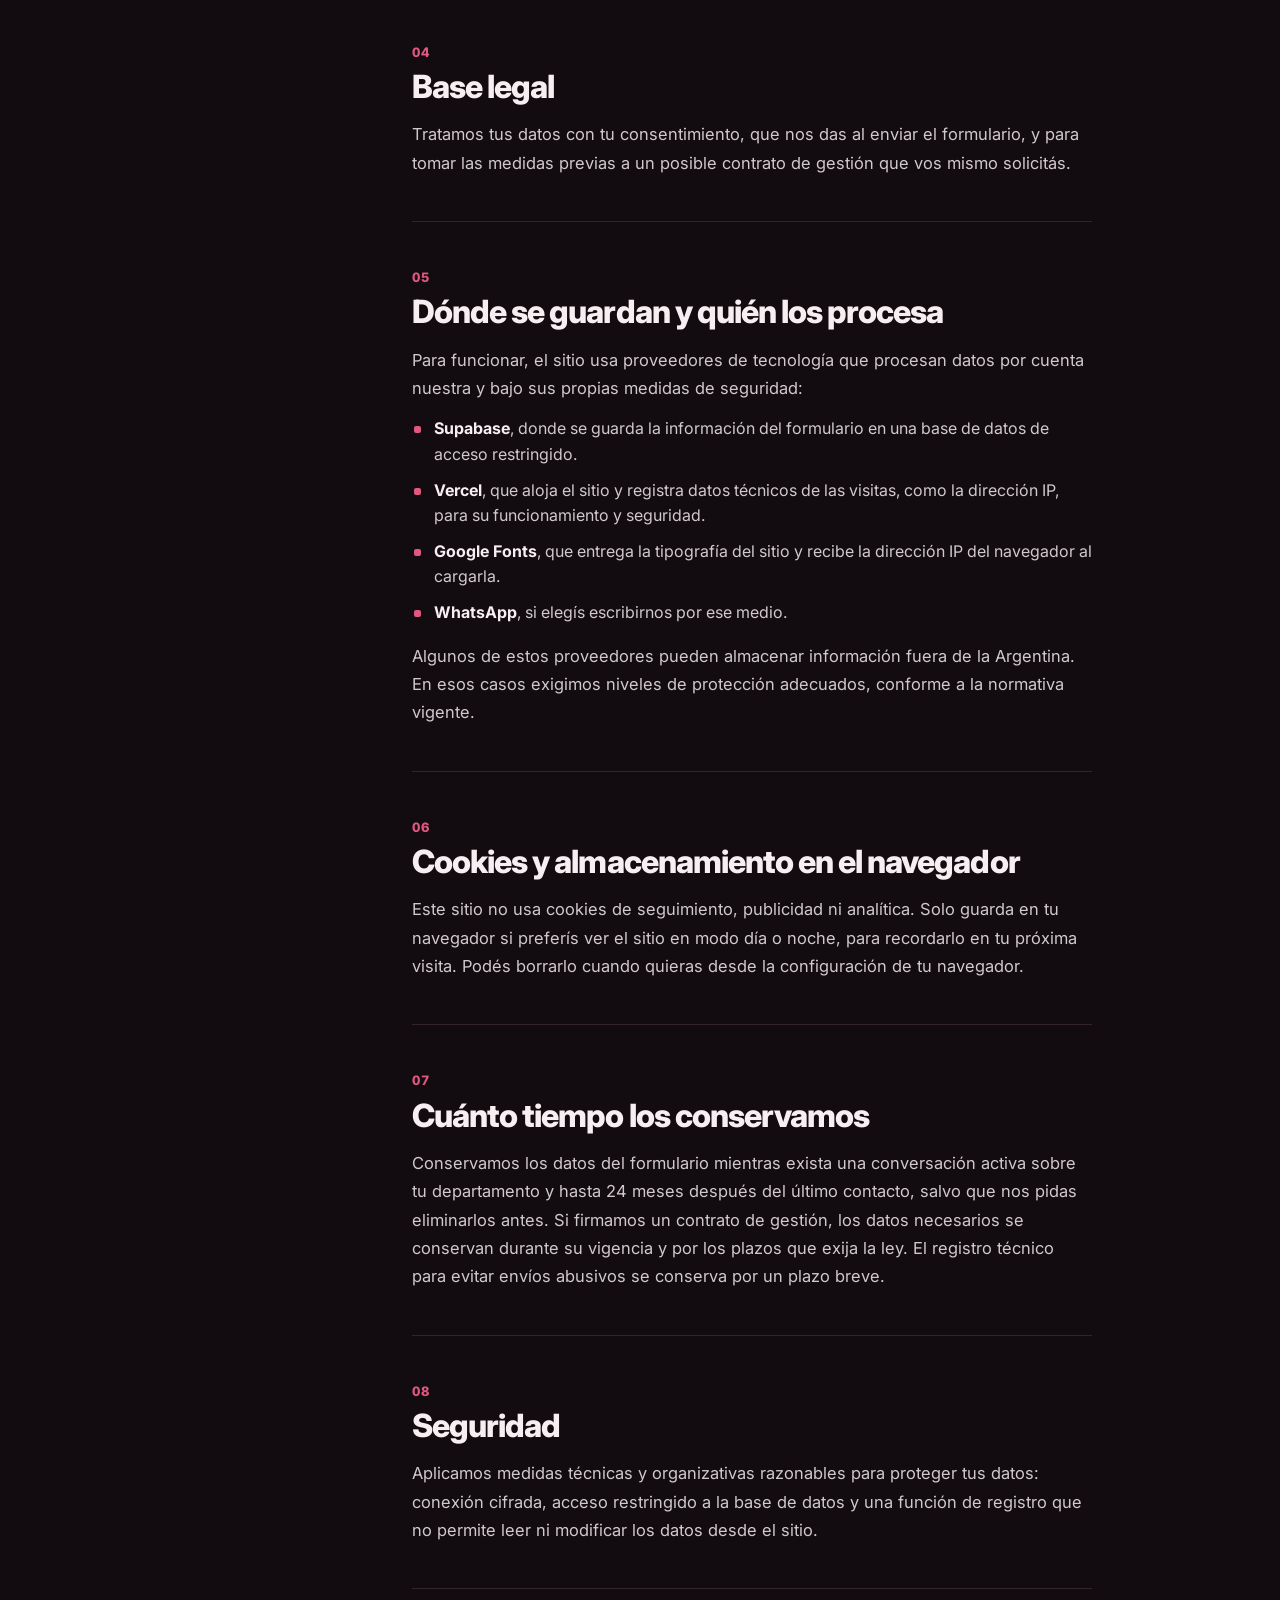
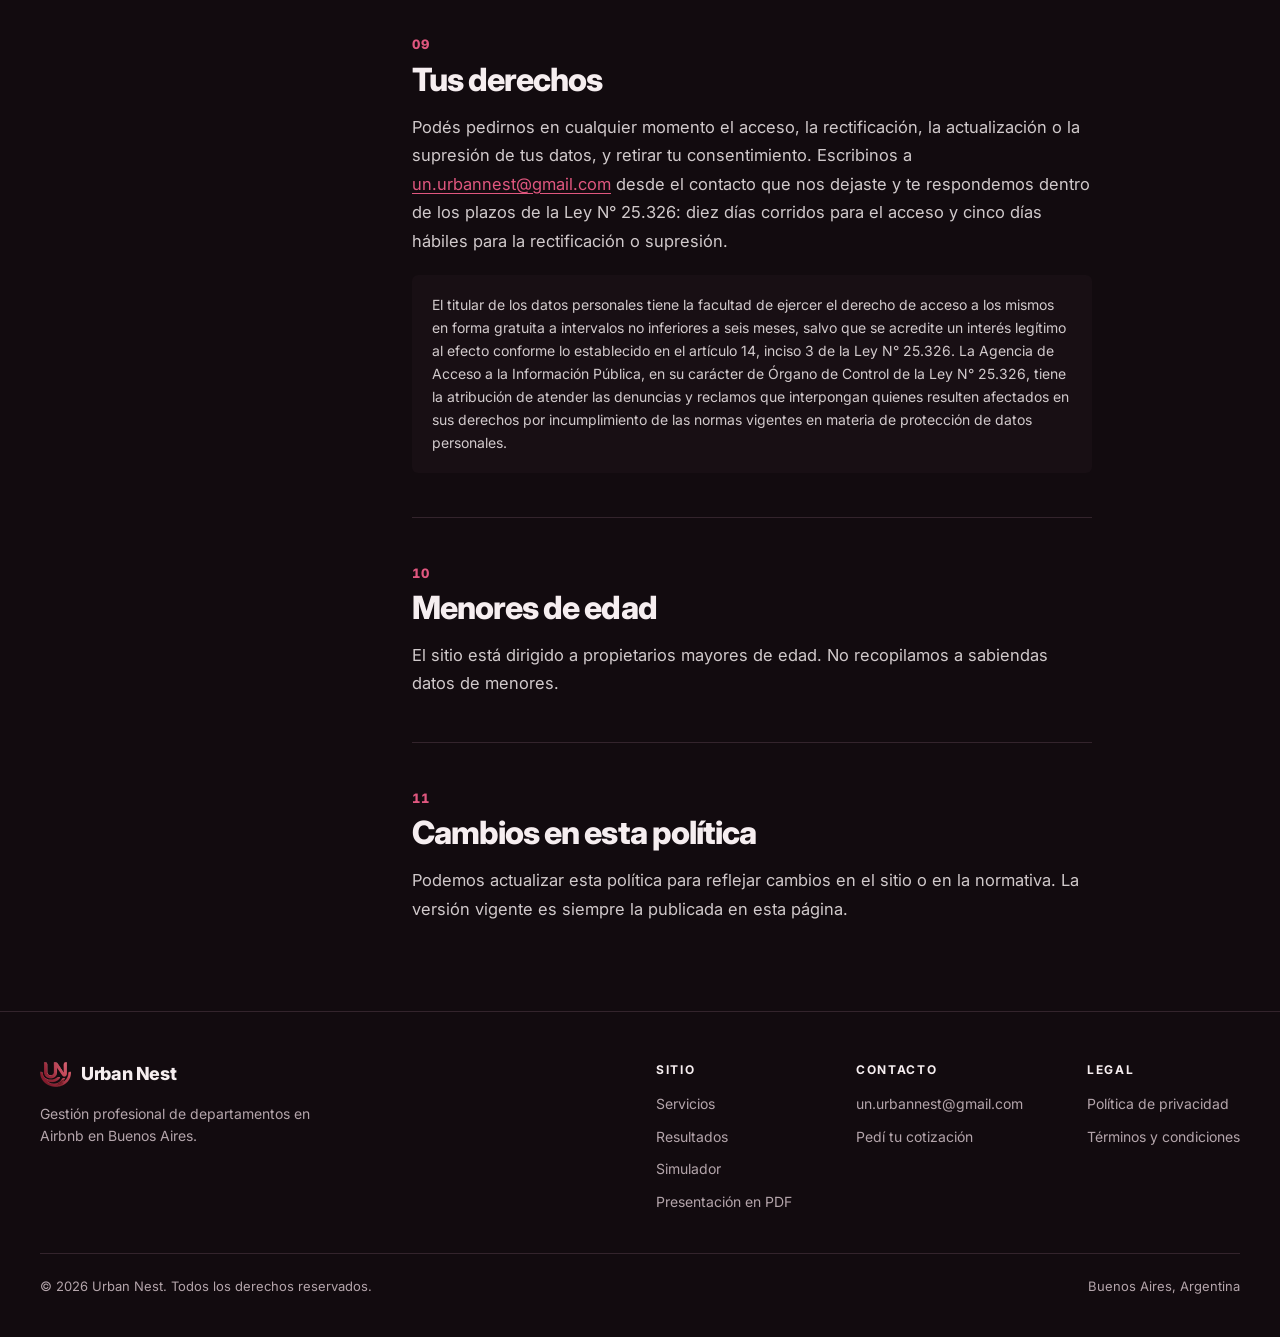
<file: privacidad.html>
<!doctype html>
<html lang="es" data-theme="day">
<head>
<meta charset="utf-8">
<meta name="viewport" content="width=device-width, initial-scale=1, viewport-fit=cover">
<title>Política de privacidad · Urban Nest</title>
<meta name="description" content="Cómo Urban Nest recopila, usa y protege los datos personales que compartís en este sitio.">
<meta name="theme-color" content="#5E1028">
<link rel="icon" href="/favicon.ico" sizes="any">
<link rel="icon" href="/assets/img/favicon-32.png" type="image/png" sizes="32x32">
<link rel="apple-touch-icon" href="/assets/img/apple-touch-icon.png">
<link rel="manifest" href="/site.webmanifest">
<link rel="preconnect" href="https://fonts.googleapis.com">
<link rel="preconnect" href="https://fonts.gstatic.com" crossorigin>
<link href="https://fonts.googleapis.com/css2?family=Inter:wght@400;500;600;700;800;900&display=swap" rel="stylesheet">
<script>
  (function () {
    var t; try { t = localStorage.getItem("un-theme"); } catch (e) {}
    if (t !== "day" && t !== "night") { var h = new Date().getHours(); t = h >= 7 && h < 19 ? "day" : "night"; }
    document.documentElement.setAttribute("data-theme", t);
  })();
</script>
<link rel="stylesheet" href="/assets/site.css">
</head>
<body class="lg-page">
<header class="lg-hdr">
  <a class="brand" href="/" aria-label="Urban Nest, ir al sitio"><img src="/assets/img/urban-nest-logo.webp" alt="" width="36" height="30"><span>Urban Nest</span></a>
  <nav class="lg-actions" aria-label="Acciones">
    <a class="lg-link" href="/">Volver al sitio</a>
    <a class="btn btn-primary lg-cta" href="/#contacto">Pedí tu cotización</a>
  </nav>
</header>

<section class="lg-hero">
  <div class="lg-wrap">
    <nav class="lg-tabs" aria-label="Documentos legales">
      <a href="/privacidad" aria-current="page">Privacidad</a>
      <a href="/terminos">Términos</a>
    </nav>
    <h1>Política de privacidad</h1>
  </div>
</section>

<main class="lg-wrap lg-main" id="contenido">
  <aside class="lg-toc" aria-label="Contenido">
    <p class="lg-toc-t">Contenido</p>
    <ol><li><a href="#s1"><span>01</span>Responsable</a></li><li><a href="#s2"><span>02</span>Qué datos recopilamos</a></li><li><a href="#s3"><span>03</span>Para qué los usamos</a></li><li><a href="#s4"><span>04</span>Base legal</a></li><li><a href="#s5"><span>05</span>Dónde se guardan y quién los procesa</a></li><li><a href="#s6"><span>06</span>Cookies y almacenamiento en el navegador</a></li><li><a href="#s7"><span>07</span>Cuánto tiempo los conservamos</a></li><li><a href="#s8"><span>08</span>Seguridad</a></li><li><a href="#s9"><span>09</span>Tus derechos</a></li><li><a href="#s10"><span>10</span>Menores de edad</a></li><li><a href="#s11"><span>11</span>Cambios en esta política</a></li></ol>
  </aside>
  <div class="lg-body">
    <div class="lg-intro"><p>En Urban Nest cuidamos los datos que nos compartís. Esta política explica qué información recopilamos en este sitio, para qué la usamos, con quién la compartimos y cómo podés ejercer tus derechos, de acuerdo con la Ley N° 25.326 de Protección de los Datos Personales y su normativa complementaria.</p></div>
    <section class="lg-sec" id="s1"><p class="lg-n">01</p><h2>Responsable</h2><p>El responsable de los datos es Urban Nest, con actividad en la Ciudad Autónoma de Buenos Aires. Para cualquier consulta sobre esta política o sobre tus datos, escribinos a <a href="mailto:un.urbannest@gmail.com">un.urbannest@gmail.com</a>.</p></section><section class="lg-sec" id="s2"><p class="lg-n">02</p><h2>Qué datos recopilamos</h2><p>Solo los que nos das al completar el formulario de cotización:</p>
<ul>
<li>Nombre.</li>
<li>WhatsApp o email de contacto.</li>
<li>Barrio y tipo de departamento, si los indicás.</li>
<li>El mensaje opcional que nos escribas.</li>
</ul>
<p>No pedimos datos sensibles, documentos ni información de pago. Si nos escribís por WhatsApp o por email, también recibimos los datos que vos decidas compartir en esa conversación.</p></section><section class="lg-sec" id="s3"><p class="lg-n">03</p><h2>Para qué los usamos</h2><ul>
<li>Responder tu consulta y enviarte el análisis de tu departamento.</li>
<li>Coordinar una visita y, si avanzamos, preparar la propuesta de gestión.</li>
<li>Evitar envíos abusivos del formulario.</li>
</ul>
<p>No usamos tus datos para publicidad de terceros, no los vendemos ni los cedemos con fines comerciales.</p></section><section class="lg-sec" id="s4"><p class="lg-n">04</p><h2>Base legal</h2><p>Tratamos tus datos con tu consentimiento, que nos das al enviar el formulario, y para tomar las medidas previas a un posible contrato de gestión que vos mismo solicitás.</p></section><section class="lg-sec" id="s5"><p class="lg-n">05</p><h2>Dónde se guardan y quién los procesa</h2><p>Para funcionar, el sitio usa proveedores de tecnología que procesan datos por cuenta nuestra y bajo sus propias medidas de seguridad:</p>
<ul>
<li><b>Supabase</b>, donde se guarda la información del formulario en una base de datos de acceso restringido.</li>
<li><b>Vercel</b>, que aloja el sitio y registra datos técnicos de las visitas, como la dirección IP, para su funcionamiento y seguridad.</li>
<li><b>Google Fonts</b>, que entrega la tipografía del sitio y recibe la dirección IP del navegador al cargarla.</li>
<li><b>WhatsApp</b>, si elegís escribirnos por ese medio.</li>
</ul>
<p>Algunos de estos proveedores pueden almacenar información fuera de la Argentina. En esos casos exigimos niveles de protección adecuados, conforme a la normativa vigente.</p></section><section class="lg-sec" id="s6"><p class="lg-n">06</p><h2>Cookies y almacenamiento en el navegador</h2><p>Este sitio no usa cookies de seguimiento, publicidad ni analítica. Solo guarda en tu navegador si preferís ver el sitio en modo día o noche, para recordarlo en tu próxima visita. Podés borrarlo cuando quieras desde la configuración de tu navegador.</p></section><section class="lg-sec" id="s7"><p class="lg-n">07</p><h2>Cuánto tiempo los conservamos</h2><p>Conservamos los datos del formulario mientras exista una conversación activa sobre tu departamento y hasta 24 meses después del último contacto, salvo que nos pidas eliminarlos antes. Si firmamos un contrato de gestión, los datos necesarios se conservan durante su vigencia y por los plazos que exija la ley. El registro técnico para evitar envíos abusivos se conserva por un plazo breve.</p></section><section class="lg-sec" id="s8"><p class="lg-n">08</p><h2>Seguridad</h2><p>Aplicamos medidas técnicas y organizativas razonables para proteger tus datos: conexión cifrada, acceso restringido a la base de datos y una función de registro que no permite leer ni modificar los datos desde el sitio.</p></section><section class="lg-sec" id="s9"><p class="lg-n">09</p><h2>Tus derechos</h2><p>Podés pedirnos en cualquier momento el acceso, la rectificación, la actualización o la supresión de tus datos, y retirar tu consentimiento. Escribinos a <a href="mailto:un.urbannest@gmail.com">un.urbannest@gmail.com</a> desde el contacto que nos dejaste y te respondemos dentro de los plazos de la Ley N° 25.326: diez días corridos para el acceso y cinco días hábiles para la rectificación o supresión.</p>
<p class="doc-legal">El titular de los datos personales tiene la facultad de ejercer el derecho de acceso a los mismos en forma gratuita a intervalos no inferiores a seis meses, salvo que se acredite un interés legítimo al efecto conforme lo establecido en el artículo 14, inciso 3 de la Ley N° 25.326. La Agencia de Acceso a la Información Pública, en su carácter de Órgano de Control de la Ley N° 25.326, tiene la atribución de atender las denuncias y reclamos que interpongan quienes resulten afectados en sus derechos por incumplimiento de las normas vigentes en materia de protección de datos personales.</p></section><section class="lg-sec" id="s10"><p class="lg-n">10</p><h2>Menores de edad</h2><p>El sitio está dirigido a propietarios mayores de edad. No recopilamos a sabiendas datos de menores.</p></section><section class="lg-sec" id="s11"><p class="lg-n">11</p><h2>Cambios en esta política</h2><p>Podemos actualizar esta política para reflejar cambios en el sitio o en la normativa. La versión vigente es siempre la publicada en esta página.</p></section>
  </div>
</main>

<footer class="ft">
  <div class="wrap">
    <div class="ft-top">
      <div class="ft-brand">
        <a class="brand" href="/"><img src="/assets/img/urban-nest-logo.webp" alt="" width="31" height="26"><span>Urban Nest</span></a>
        <p>Gestión profesional de departamentos en Airbnb en Buenos Aires.</p>
      </div>
      <nav class="ft-cols" aria-label="Pie de página">
        <div><p class="ft-h">Sitio</p><a href="/#reserva">Servicios</a><a href="/#resultados">Resultados</a><a href="/#simulador">Simulador</a><a href="/Urban_Nest_Presentacion_Propietarios.pdf" download data-pdf="footer">Presentación en PDF</a></div>
        <div><p class="ft-h">Contacto</p><a href="mailto:un.urbannest@gmail.com">un.urbannest@gmail.com</a><a href="/#contacto">Pedí tu cotización</a></div>
        <div><p class="ft-h">Legal</p><a href="/privacidad">Política de privacidad</a><a href="/terminos">Términos y condiciones</a></div>
      </nav>
    </div>
    <div class="ft-bot"><span>© 2026 Urban Nest. Todos los derechos reservados.</span><span>Buenos Aires, Argentina</span></div>
  </div>
</footer>
<script>
  // Índice: marca la sección que se está leyendo
  (function () {
    var links = [].slice.call(document.querySelectorAll(".lg-toc a"));
    var secs = links.map(function (a) { return document.querySelector(a.getAttribute("href")); });
    var io = new IntersectionObserver(function (es) {
      es.forEach(function (e) { if (e.isIntersecting) { var i = secs.indexOf(e.target); links.forEach(function (l, k) { l.classList.toggle("on", k === i); }); } });
    }, { rootMargin: "-30% 0px -60% 0px" });
    secs.forEach(function (s) { if (s) io.observe(s); });
  })();
</script>
</body>
</html>
</file>
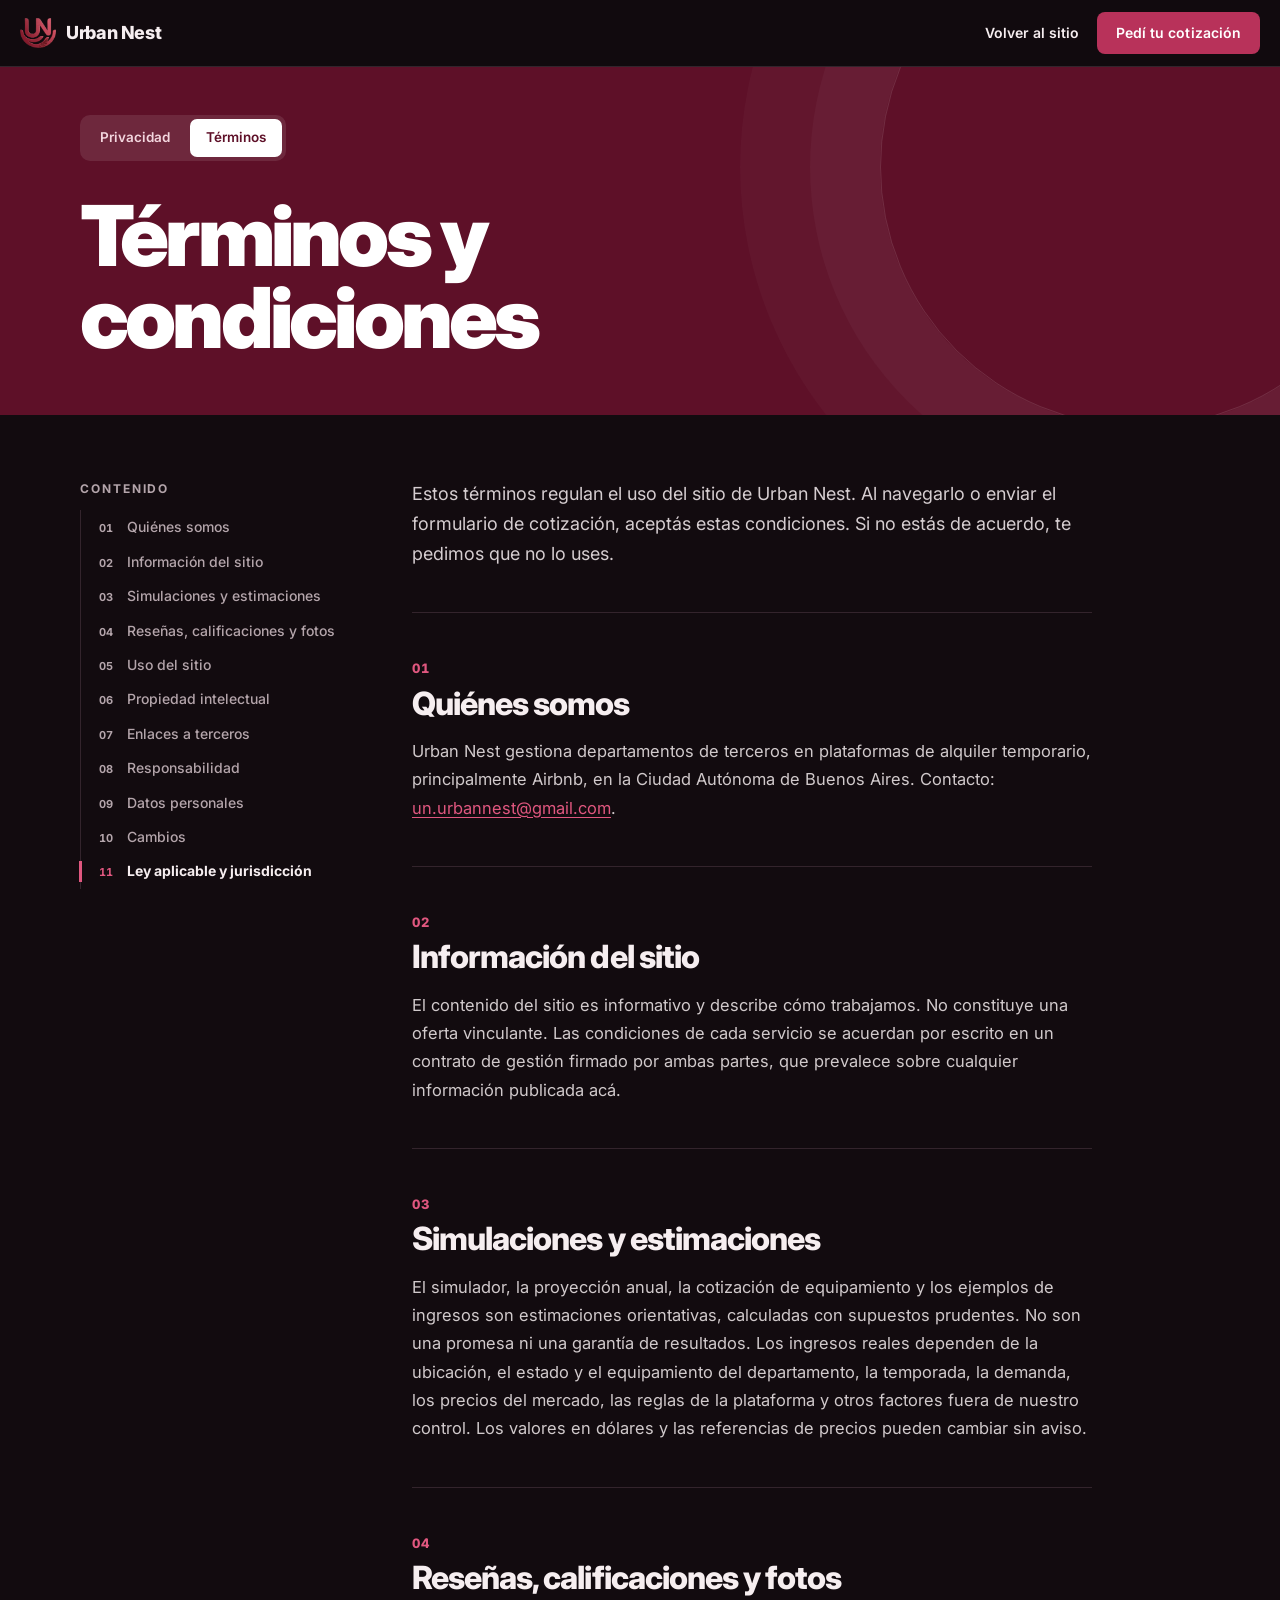
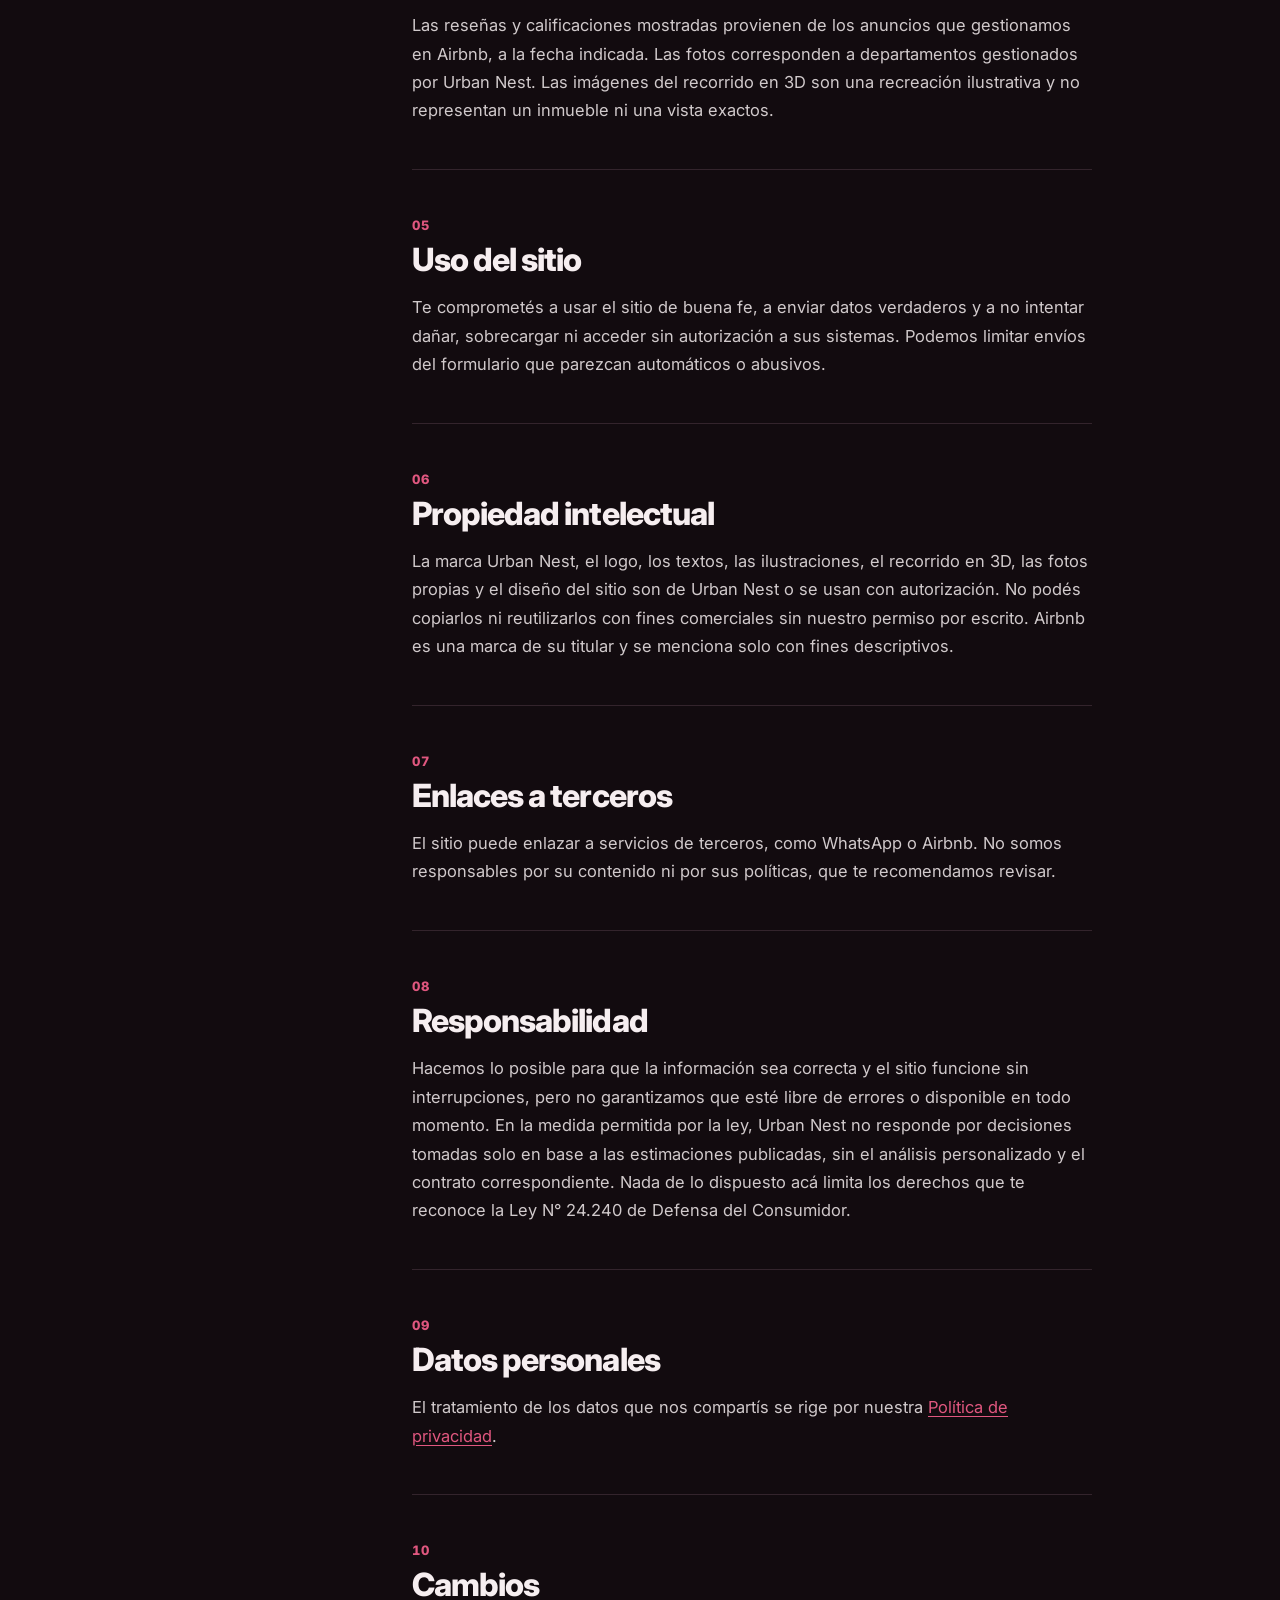
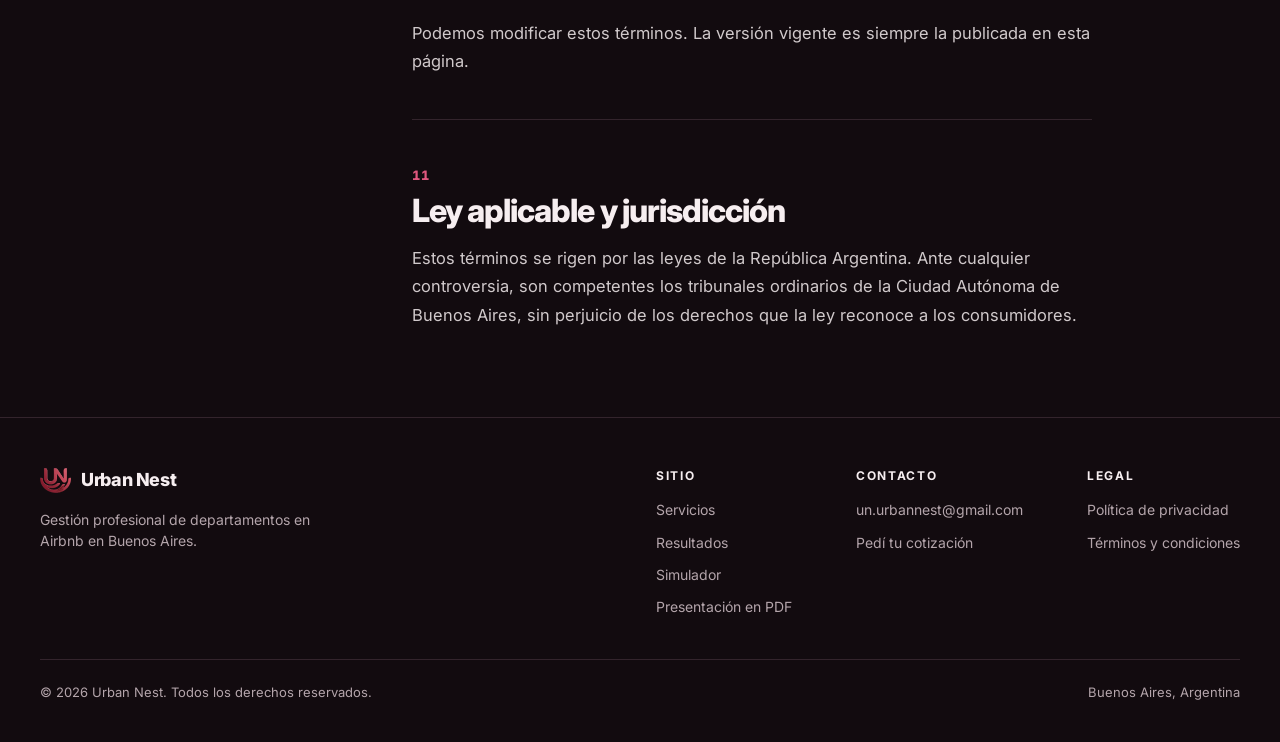
<file: terminos.html>
<!doctype html>
<html lang="es" data-theme="day">
<head>
<meta charset="utf-8">
<meta name="viewport" content="width=device-width, initial-scale=1, viewport-fit=cover">
<title>Términos y condiciones · Urban Nest</title>
<meta name="description" content="Condiciones de uso del sitio de Urban Nest, alcance de las simulaciones y estimaciones.">
<meta name="theme-color" content="#5E1028">
<link rel="icon" href="/favicon.ico" sizes="any">
<link rel="icon" href="/assets/img/favicon-32.png" type="image/png" sizes="32x32">
<link rel="apple-touch-icon" href="/assets/img/apple-touch-icon.png">
<link rel="manifest" href="/site.webmanifest">
<link rel="preconnect" href="https://fonts.googleapis.com">
<link rel="preconnect" href="https://fonts.gstatic.com" crossorigin>
<link href="https://fonts.googleapis.com/css2?family=Inter:wght@400;500;600;700;800;900&display=swap" rel="stylesheet">
<script>
  (function () {
    var t; try { t = localStorage.getItem("un-theme"); } catch (e) {}
    if (t !== "day" && t !== "night") { var h = new Date().getHours(); t = h >= 7 && h < 19 ? "day" : "night"; }
    document.documentElement.setAttribute("data-theme", t);
  })();
</script>
<link rel="stylesheet" href="/assets/site.css">
</head>
<body class="lg-page">
<header class="lg-hdr">
  <a class="brand" href="/" aria-label="Urban Nest, ir al sitio"><img src="/assets/img/urban-nest-logo.webp" alt="" width="36" height="30"><span>Urban Nest</span></a>
  <nav class="lg-actions" aria-label="Acciones">
    <a class="lg-link" href="/">Volver al sitio</a>
    <a class="btn btn-primary lg-cta" href="/#contacto">Pedí tu cotización</a>
  </nav>
</header>

<section class="lg-hero">
  <div class="lg-wrap">
    <nav class="lg-tabs" aria-label="Documentos legales">
      <a href="/privacidad">Privacidad</a>
      <a href="/terminos" aria-current="page">Términos</a>
    </nav>
    <h1>Términos y condiciones</h1>
  </div>
</section>

<main class="lg-wrap lg-main" id="contenido">
  <aside class="lg-toc" aria-label="Contenido">
    <p class="lg-toc-t">Contenido</p>
    <ol><li><a href="#s1"><span>01</span>Quiénes somos</a></li><li><a href="#s2"><span>02</span>Información del sitio</a></li><li><a href="#s3"><span>03</span>Simulaciones y estimaciones</a></li><li><a href="#s4"><span>04</span>Reseñas, calificaciones y fotos</a></li><li><a href="#s5"><span>05</span>Uso del sitio</a></li><li><a href="#s6"><span>06</span>Propiedad intelectual</a></li><li><a href="#s7"><span>07</span>Enlaces a terceros</a></li><li><a href="#s8"><span>08</span>Responsabilidad</a></li><li><a href="#s9"><span>09</span>Datos personales</a></li><li><a href="#s10"><span>10</span>Cambios</a></li><li><a href="#s11"><span>11</span>Ley aplicable y jurisdicción</a></li></ol>
  </aside>
  <div class="lg-body">
    <div class="lg-intro"><p>Estos términos regulan el uso del sitio de Urban Nest. Al navegarlo o enviar el formulario de cotización, aceptás estas condiciones. Si no estás de acuerdo, te pedimos que no lo uses.</p></div>
    <section class="lg-sec" id="s1"><p class="lg-n">01</p><h2>Quiénes somos</h2><p>Urban Nest gestiona departamentos de terceros en plataformas de alquiler temporario, principalmente Airbnb, en la Ciudad Autónoma de Buenos Aires. Contacto: <a href="mailto:un.urbannest@gmail.com">un.urbannest@gmail.com</a>.</p></section><section class="lg-sec" id="s2"><p class="lg-n">02</p><h2>Información del sitio</h2><p>El contenido del sitio es informativo y describe cómo trabajamos. No constituye una oferta vinculante. Las condiciones de cada servicio se acuerdan por escrito en un contrato de gestión firmado por ambas partes, que prevalece sobre cualquier información publicada acá.</p></section><section class="lg-sec" id="s3"><p class="lg-n">03</p><h2>Simulaciones y estimaciones</h2><p>El simulador, la proyección anual, la cotización de equipamiento y los ejemplos de ingresos son estimaciones orientativas, calculadas con supuestos prudentes. No son una promesa ni una garantía de resultados. Los ingresos reales dependen de la ubicación, el estado y el equipamiento del departamento, la temporada, la demanda, los precios del mercado, las reglas de la plataforma y otros factores fuera de nuestro control. Los valores en dólares y las referencias de precios pueden cambiar sin aviso.</p></section><section class="lg-sec" id="s4"><p class="lg-n">04</p><h2>Reseñas, calificaciones y fotos</h2><p>Las reseñas y calificaciones mostradas provienen de los anuncios que gestionamos en Airbnb, a la fecha indicada. Las fotos corresponden a departamentos gestionados por Urban Nest. Las imágenes del recorrido en 3D son una recreación ilustrativa y no representan un inmueble ni una vista exactos.</p></section><section class="lg-sec" id="s5"><p class="lg-n">05</p><h2>Uso del sitio</h2><p>Te comprometés a usar el sitio de buena fe, a enviar datos verdaderos y a no intentar dañar, sobrecargar ni acceder sin autorización a sus sistemas. Podemos limitar envíos del formulario que parezcan automáticos o abusivos.</p></section><section class="lg-sec" id="s6"><p class="lg-n">06</p><h2>Propiedad intelectual</h2><p>La marca Urban Nest, el logo, los textos, las ilustraciones, el recorrido en 3D, las fotos propias y el diseño del sitio son de Urban Nest o se usan con autorización. No podés copiarlos ni reutilizarlos con fines comerciales sin nuestro permiso por escrito. Airbnb es una marca de su titular y se menciona solo con fines descriptivos.</p></section><section class="lg-sec" id="s7"><p class="lg-n">07</p><h2>Enlaces a terceros</h2><p>El sitio puede enlazar a servicios de terceros, como WhatsApp o Airbnb. No somos responsables por su contenido ni por sus políticas, que te recomendamos revisar.</p></section><section class="lg-sec" id="s8"><p class="lg-n">08</p><h2>Responsabilidad</h2><p>Hacemos lo posible para que la información sea correcta y el sitio funcione sin interrupciones, pero no garantizamos que esté libre de errores o disponible en todo momento. En la medida permitida por la ley, Urban Nest no responde por decisiones tomadas solo en base a las estimaciones publicadas, sin el análisis personalizado y el contrato correspondiente. Nada de lo dispuesto acá limita los derechos que te reconoce la Ley N° 24.240 de Defensa del Consumidor.</p></section><section class="lg-sec" id="s9"><p class="lg-n">09</p><h2>Datos personales</h2><p>El tratamiento de los datos que nos compartís se rige por nuestra <a href="/privacidad">Política de privacidad</a>.</p></section><section class="lg-sec" id="s10"><p class="lg-n">10</p><h2>Cambios</h2><p>Podemos modificar estos términos. La versión vigente es siempre la publicada en esta página.</p></section><section class="lg-sec" id="s11"><p class="lg-n">11</p><h2>Ley aplicable y jurisdicción</h2><p>Estos términos se rigen por las leyes de la República Argentina. Ante cualquier controversia, son competentes los tribunales ordinarios de la Ciudad Autónoma de Buenos Aires, sin perjuicio de los derechos que la ley reconoce a los consumidores.</p></section>
  </div>
</main>

<footer class="ft">
  <div class="wrap">
    <div class="ft-top">
      <div class="ft-brand">
        <a class="brand" href="/"><img src="/assets/img/urban-nest-logo.webp" alt="" width="31" height="26"><span>Urban Nest</span></a>
        <p>Gestión profesional de departamentos en Airbnb en Buenos Aires.</p>
      </div>
      <nav class="ft-cols" aria-label="Pie de página">
        <div><p class="ft-h">Sitio</p><a href="/#reserva">Servicios</a><a href="/#resultados">Resultados</a><a href="/#simulador">Simulador</a><a href="/Urban_Nest_Presentacion_Propietarios.pdf" download data-pdf="footer">Presentación en PDF</a></div>
        <div><p class="ft-h">Contacto</p><a href="mailto:un.urbannest@gmail.com">un.urbannest@gmail.com</a><a href="/#contacto">Pedí tu cotización</a></div>
        <div><p class="ft-h">Legal</p><a href="/privacidad">Política de privacidad</a><a href="/terminos">Términos y condiciones</a></div>
      </nav>
    </div>
    <div class="ft-bot"><span>© 2026 Urban Nest. Todos los derechos reservados.</span><span>Buenos Aires, Argentina</span></div>
  </div>
</footer>
<script>
  // Índice: marca la sección que se está leyendo
  (function () {
    var links = [].slice.call(document.querySelectorAll(".lg-toc a"));
    var secs = links.map(function (a) { return document.querySelector(a.getAttribute("href")); });
    var io = new IntersectionObserver(function (es) {
      es.forEach(function (e) { if (e.isIntersecting) { var i = secs.indexOf(e.target); links.forEach(function (l, k) { l.classList.toggle("on", k === i); }); } });
    }, { rootMargin: "-30% 0px -60% 0px" });
    secs.forEach(function (s) { if (s) io.observe(s); });
  })();
</script>
</body>
</html>
</file>
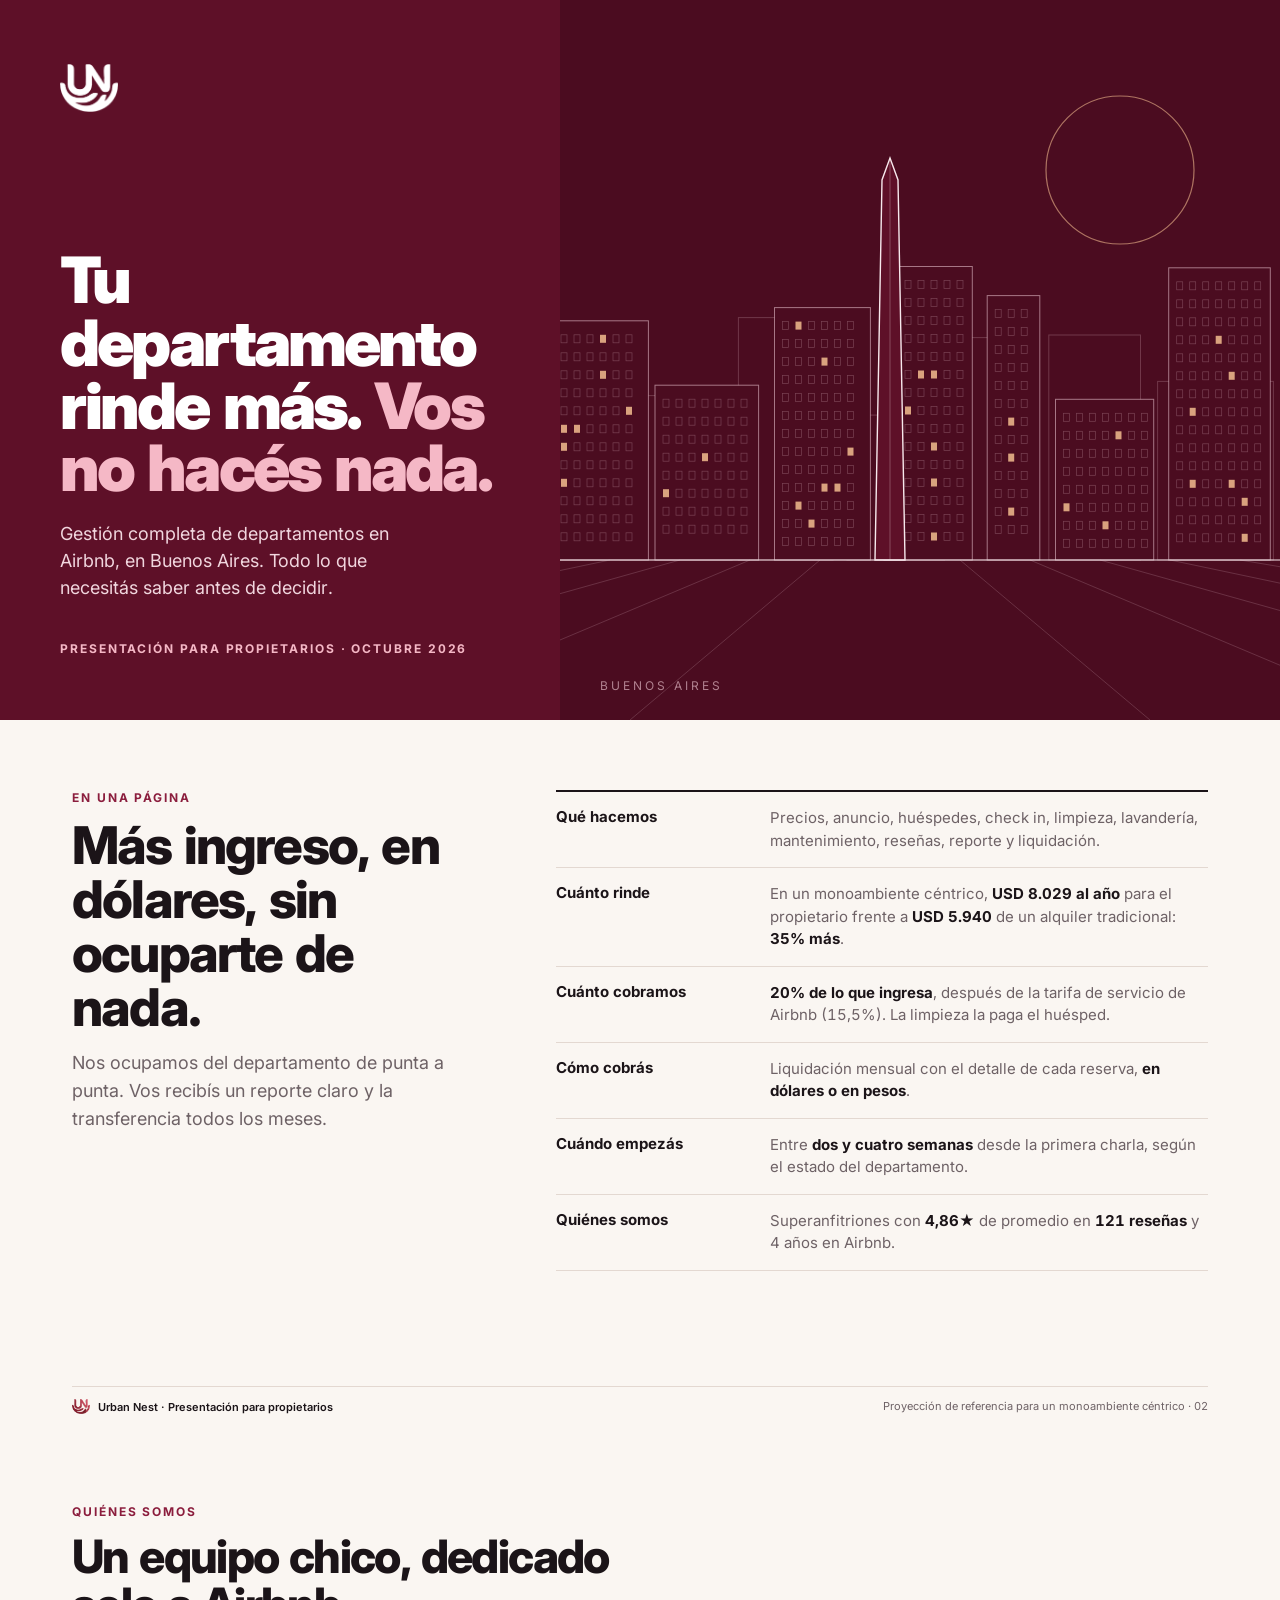
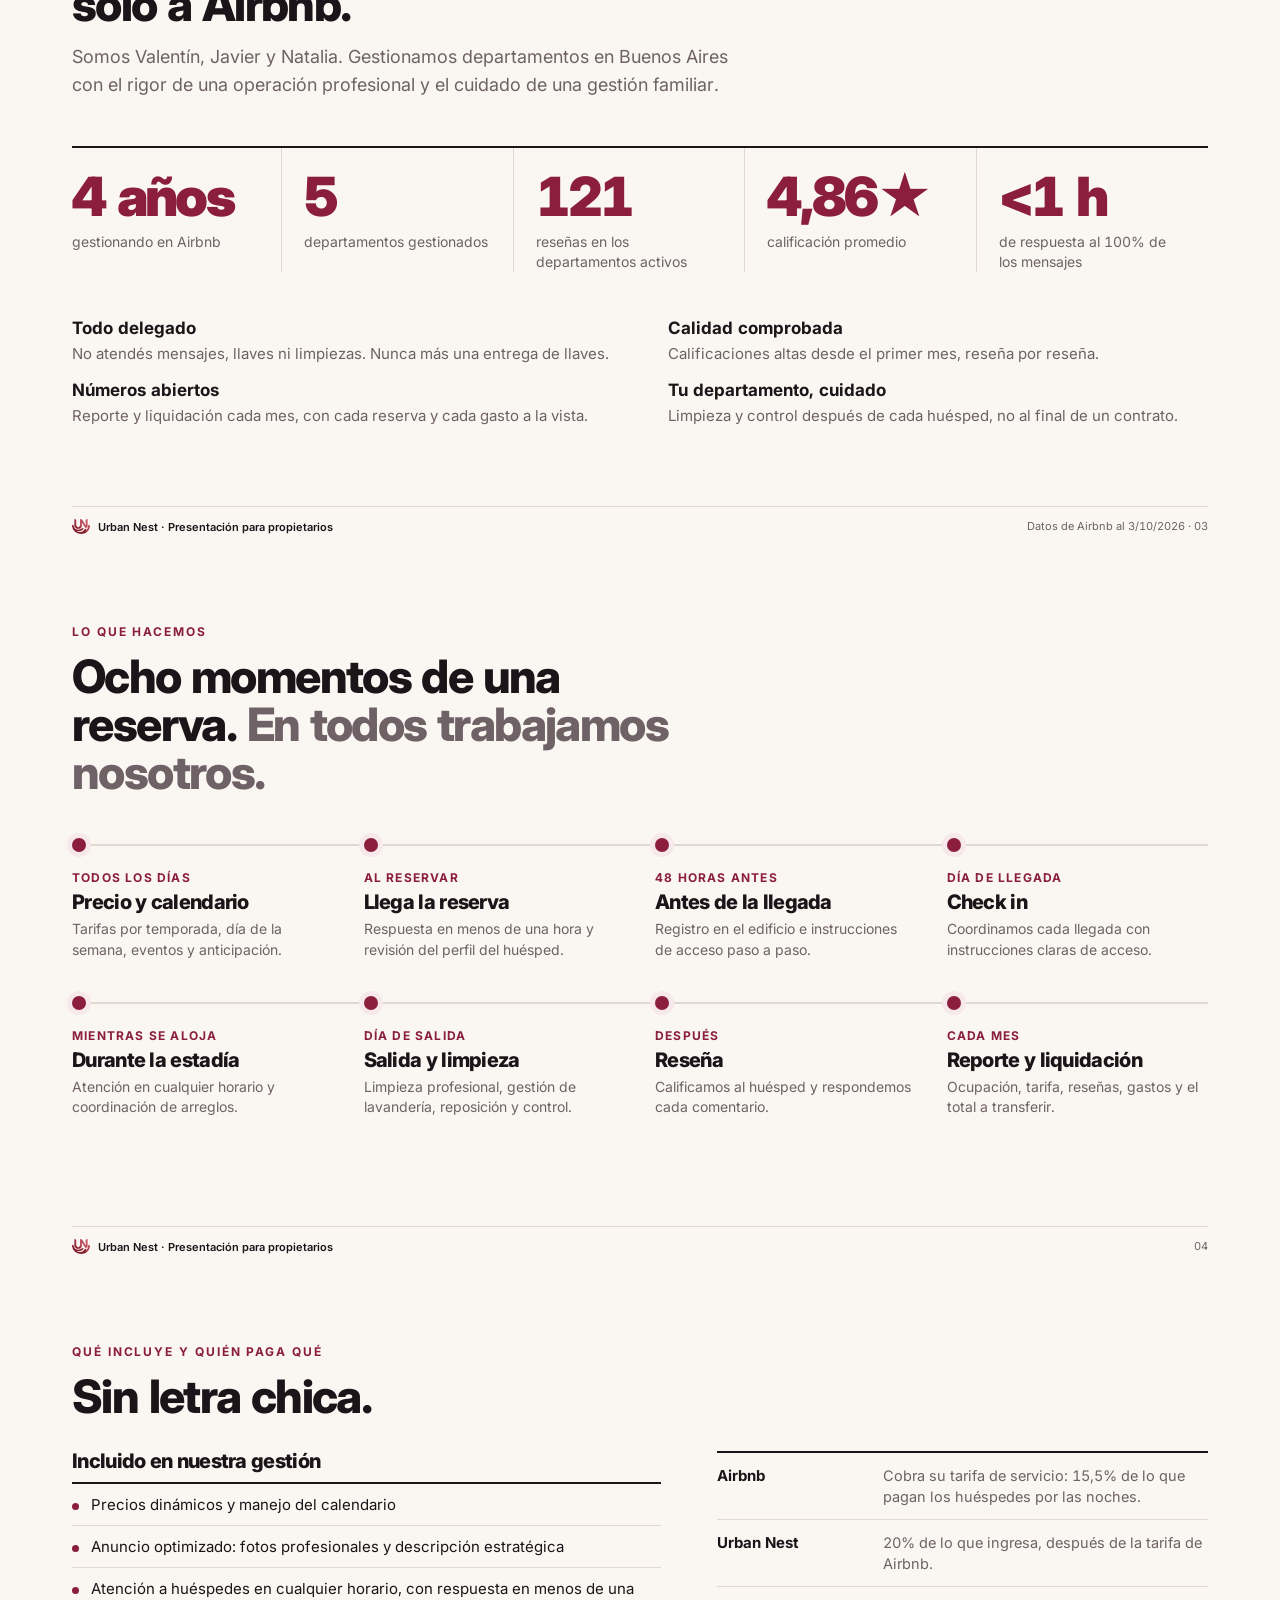
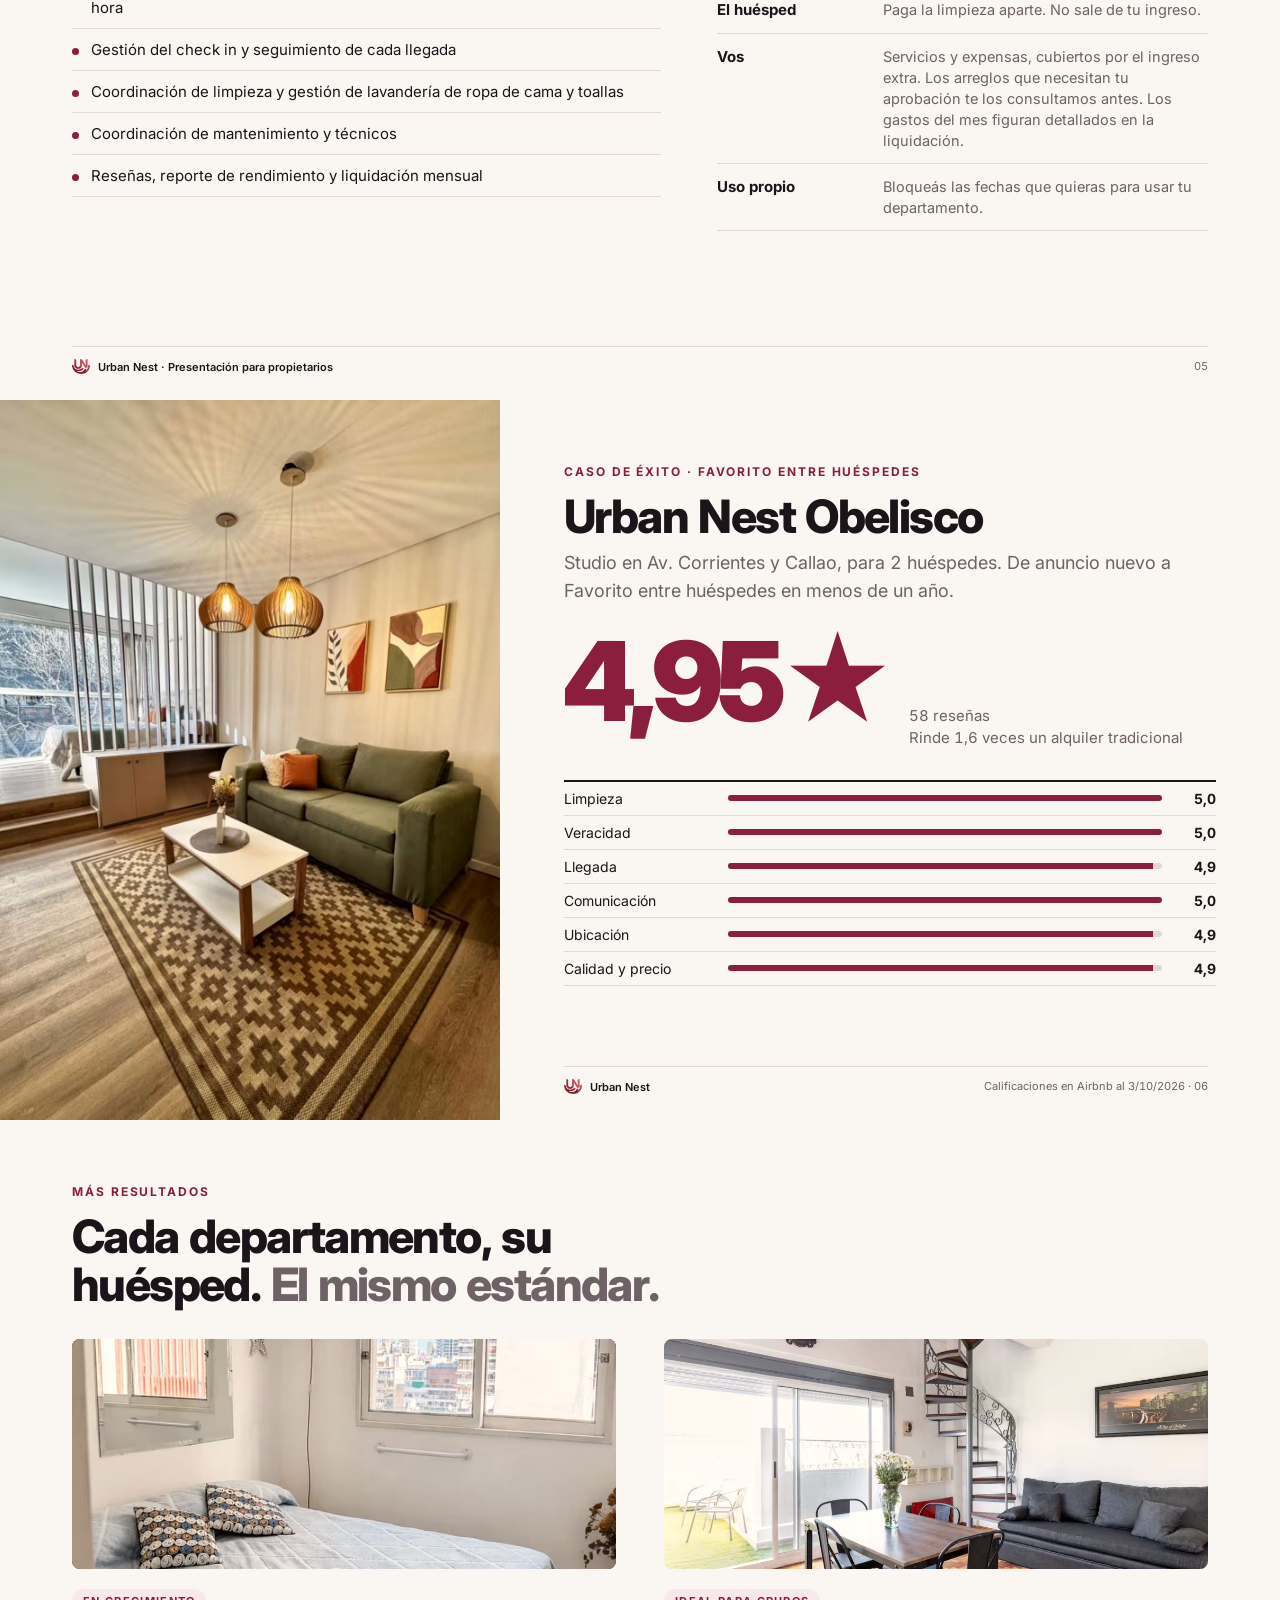
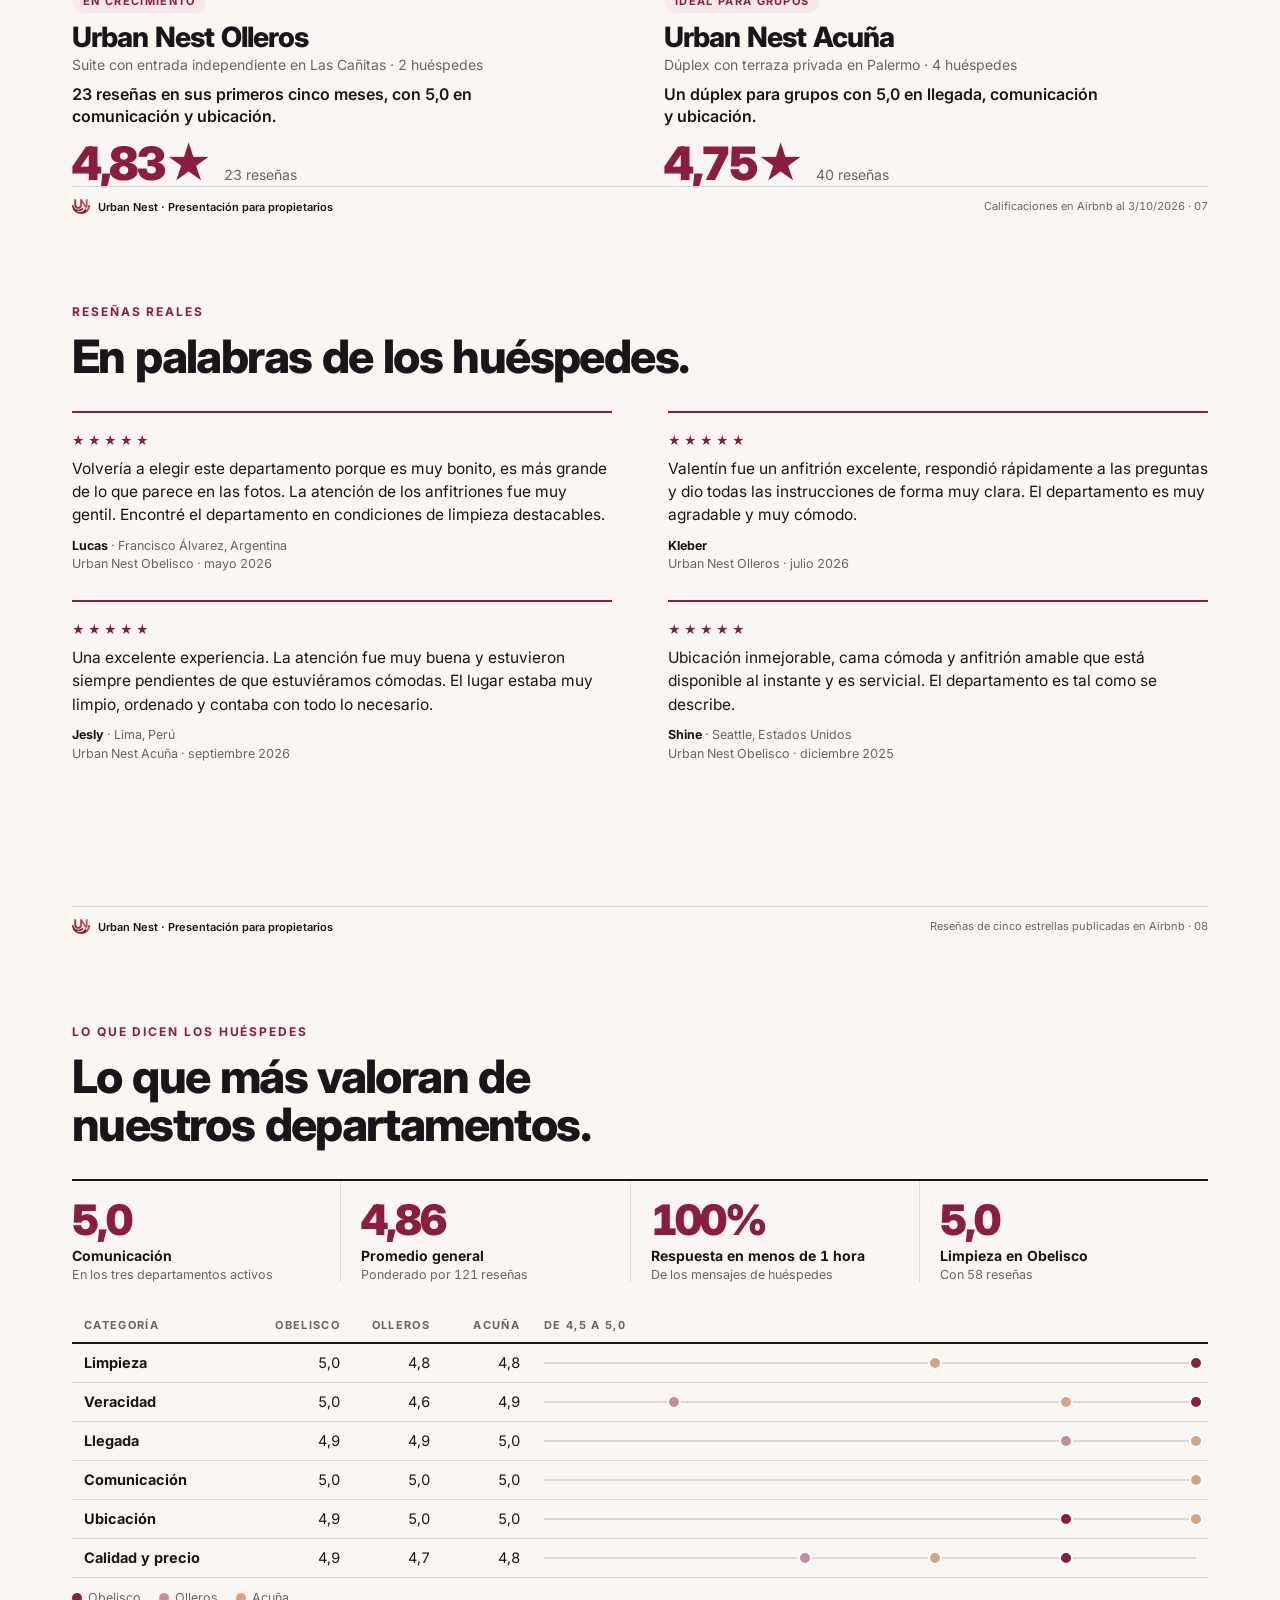
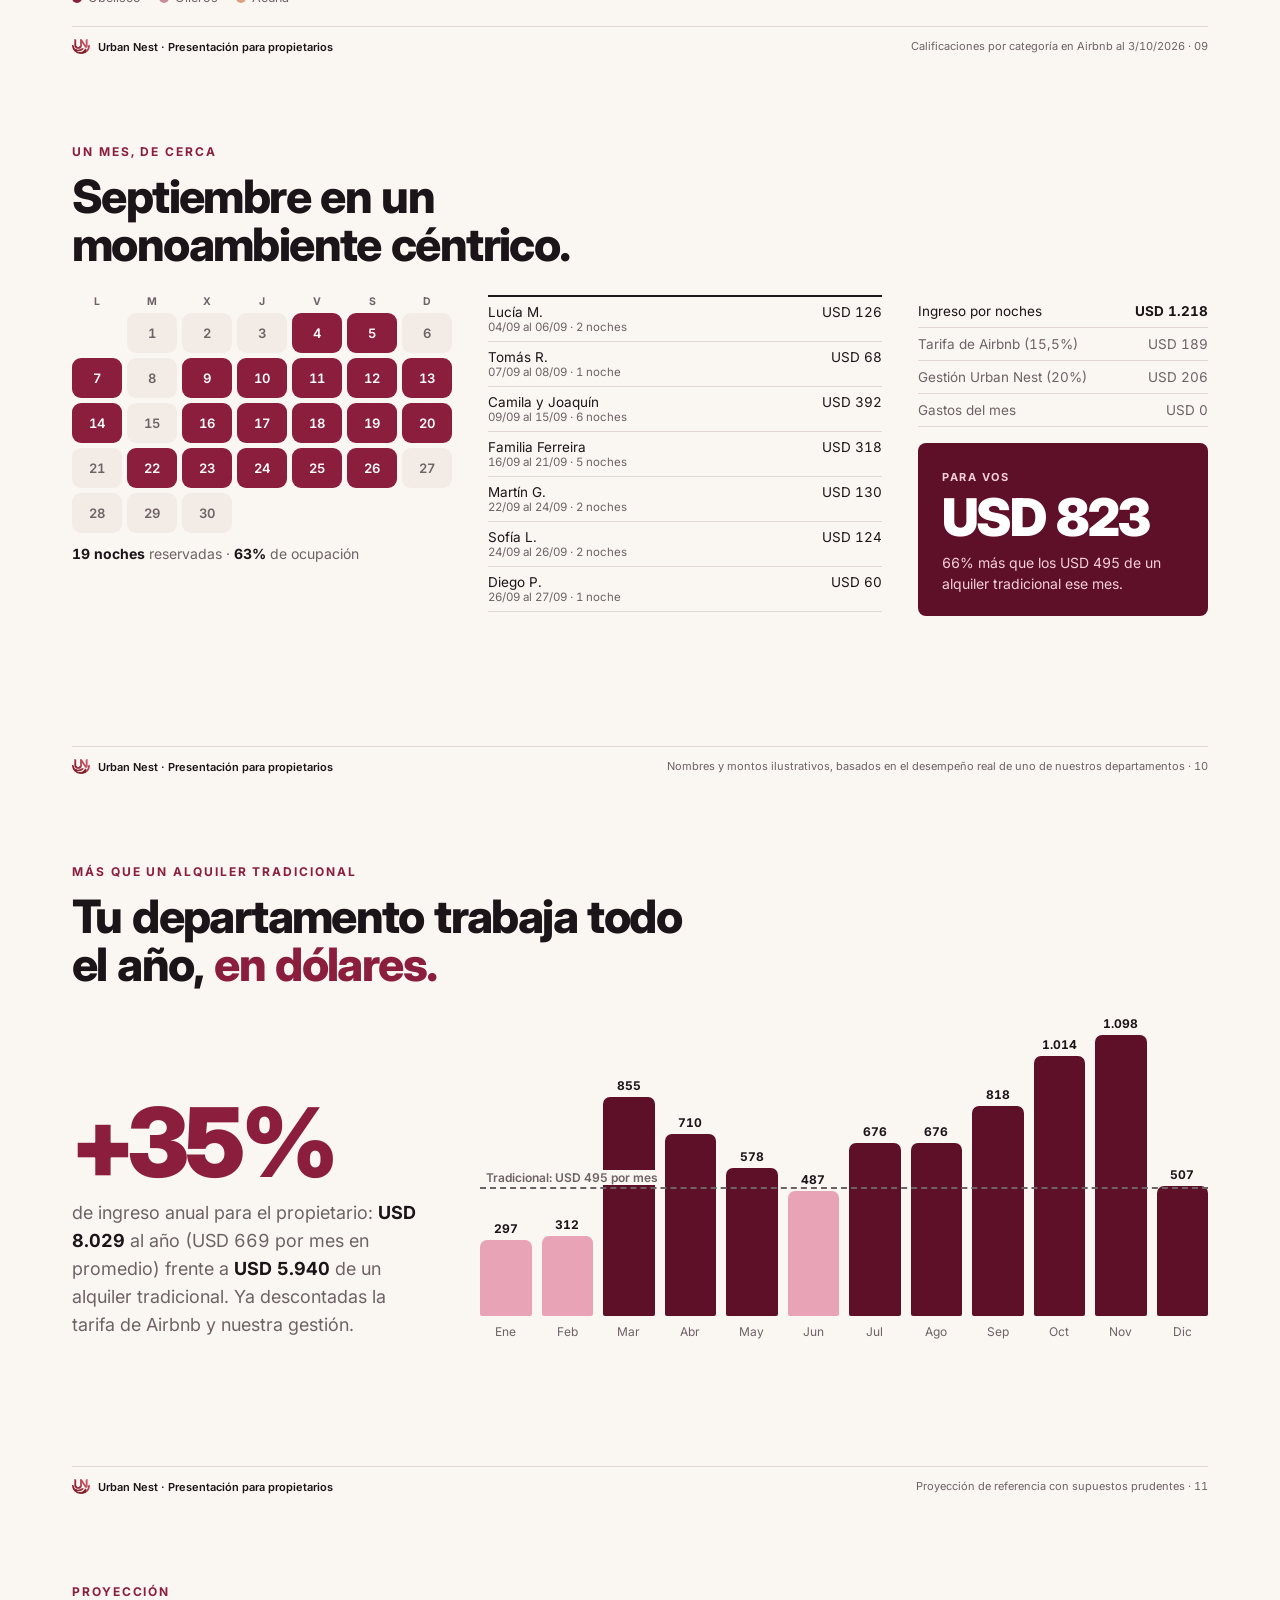
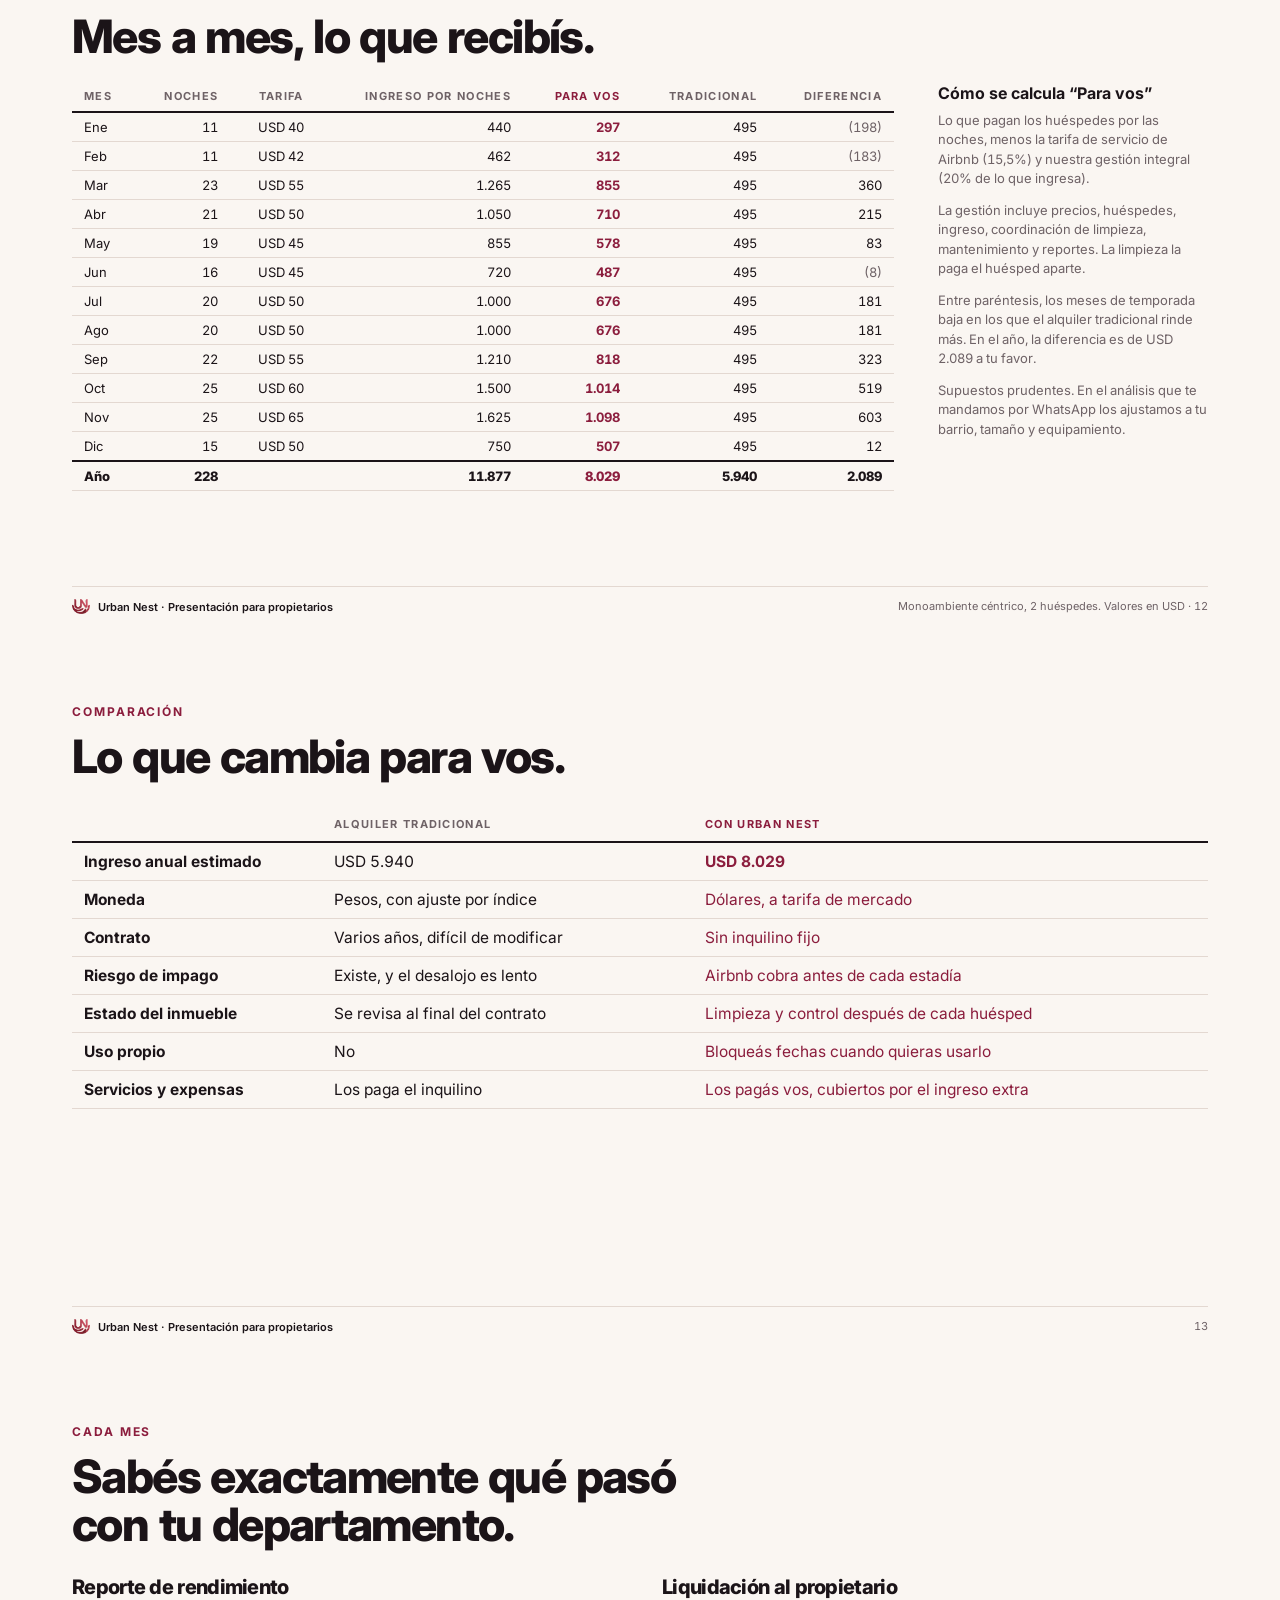
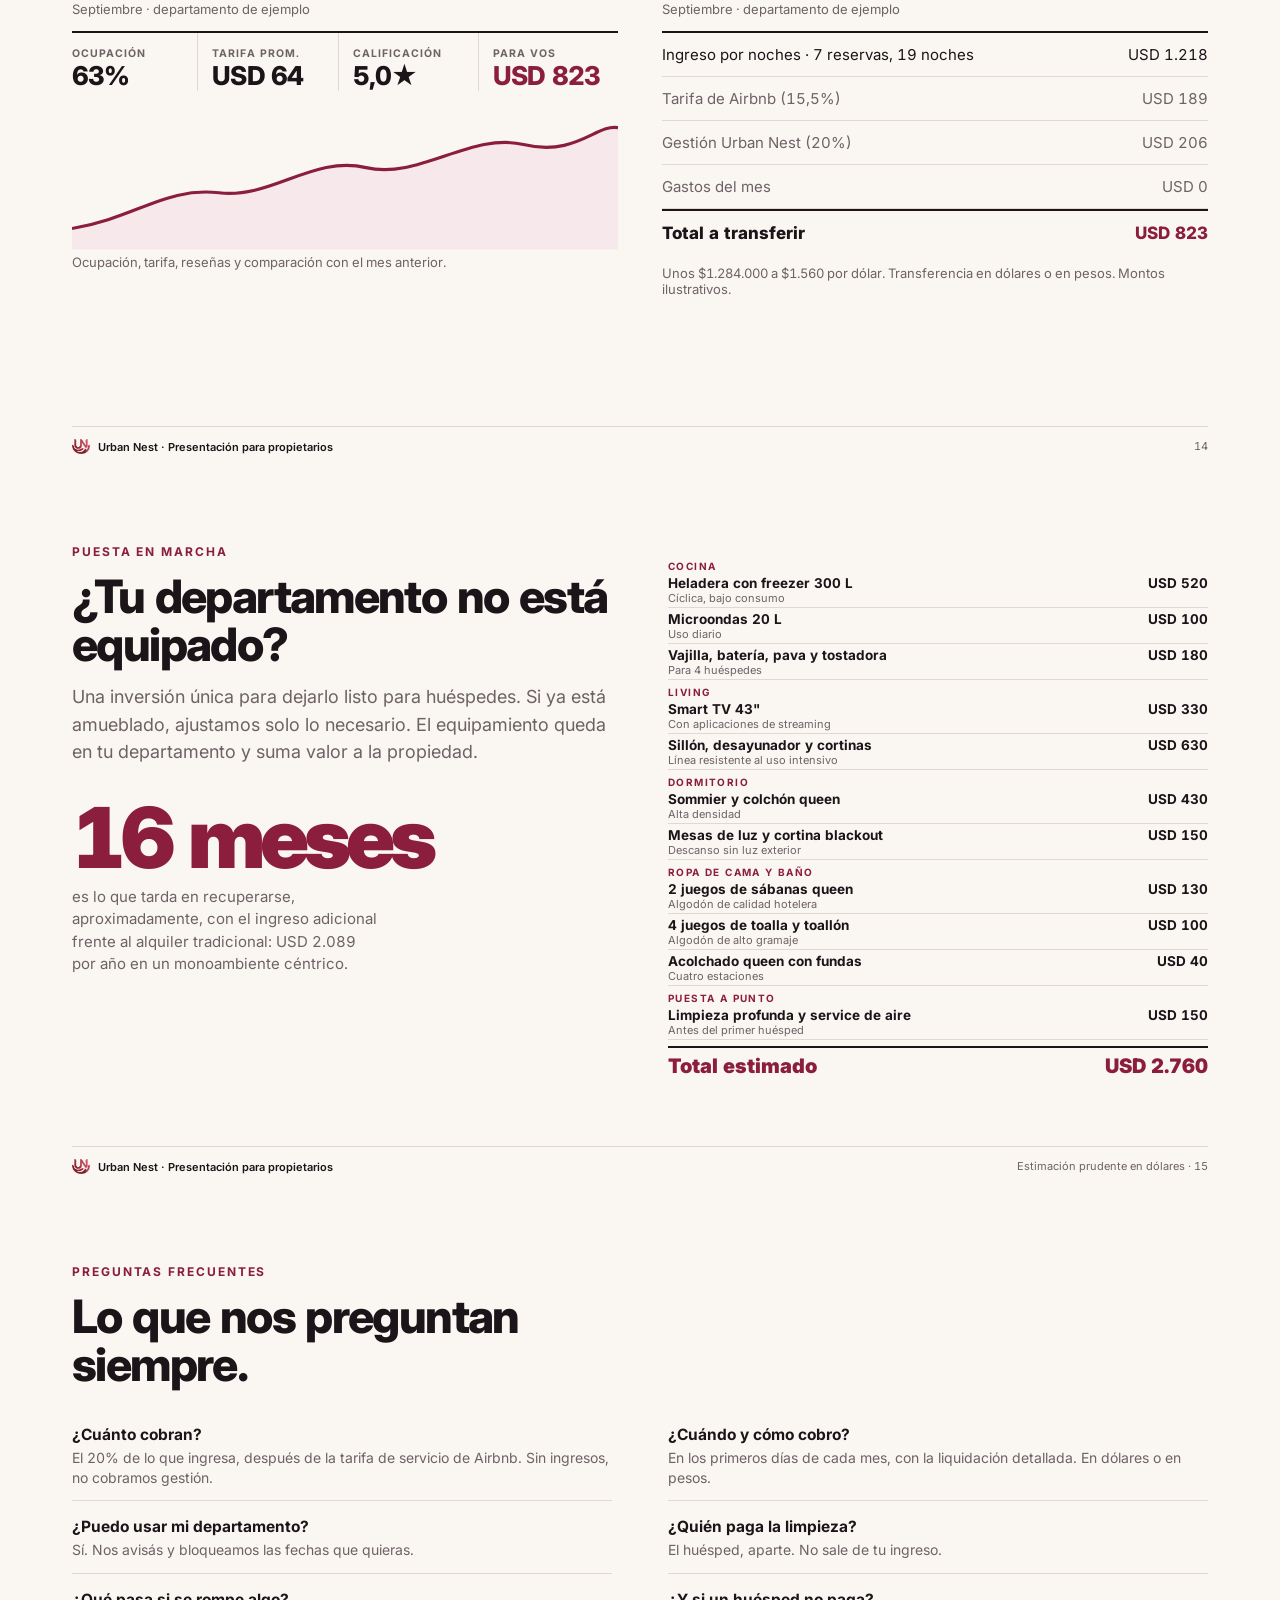
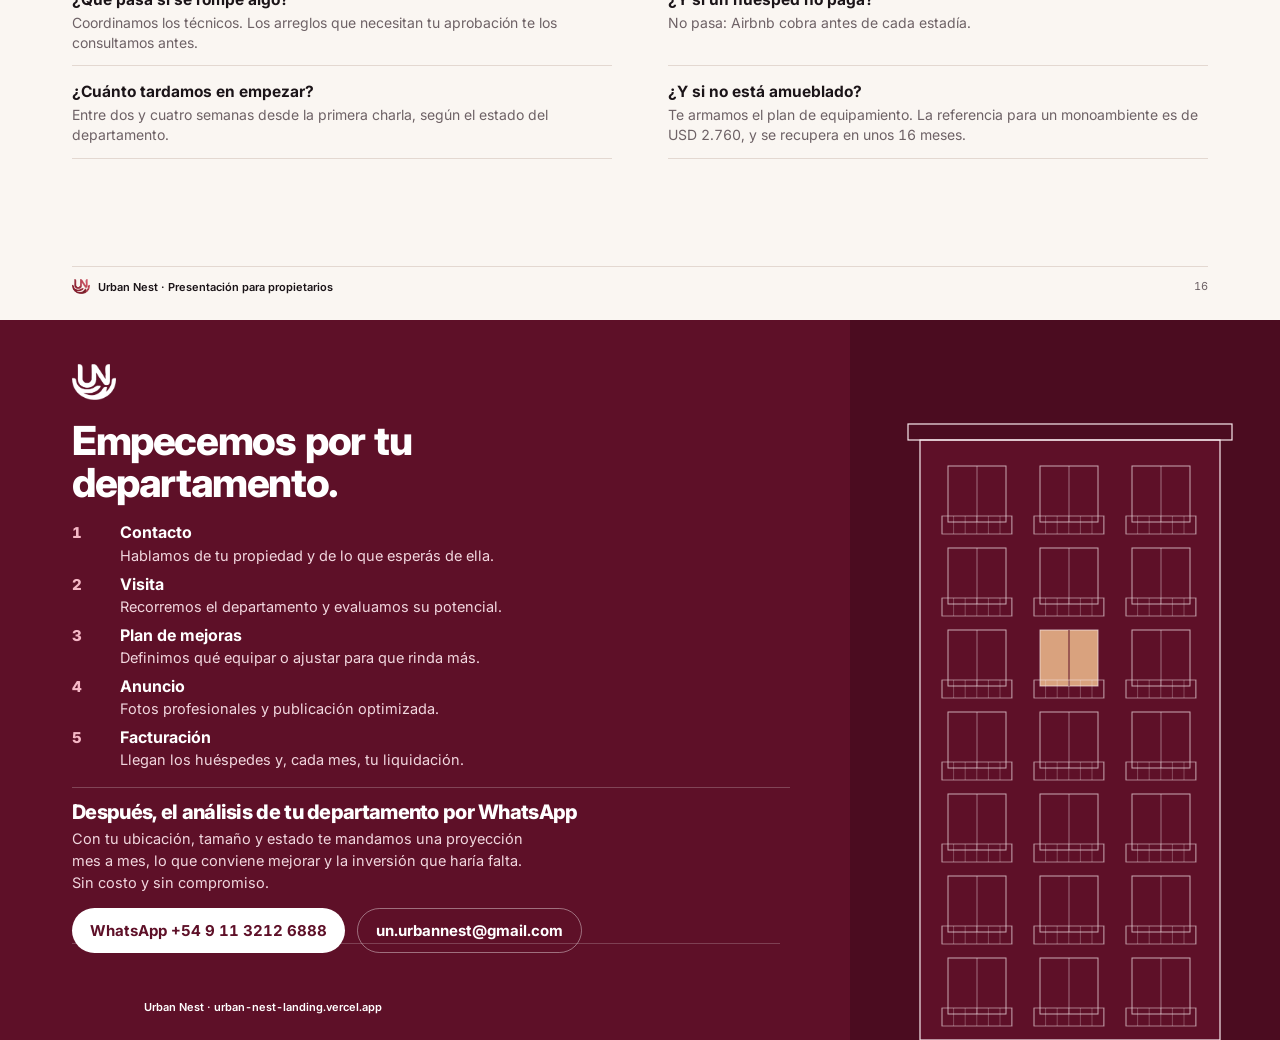
<file: pdf/presentacion.html>
<!doctype html>
<html lang="es">
<head>
<meta charset="utf-8">
<title>Urban Nest · Presentación para propietarios</title>
<link href="https://fonts.googleapis.com/css2?family=Inter:wght@400;500;600;700;800;900&display=swap" rel="stylesheet">
<style>
@page{size:1280px 720px;margin:0}
:root{--crimson:#8B1D3D;--wine:#5E1028;--rose:#E9A3B6;--rose2:#C98B9C;--sand:#D9A27E;--bg:#FAF6F2;--bg2:#F3ECE6;--ink:#1B1418;--muted:#6E6266;--line:#E3D8D1;--tint:#F7E8EC;--hero:#5E1028}
*{box-sizing:border-box}
html,body{margin:0;background:#888}
body{font-family:Inter,system-ui,sans-serif;color:var(--ink);-webkit-print-color-adjust:exact;print-color-adjust:exact;font-feature-settings:"tnum"}
.s{width:1280px;height:720px;position:relative;overflow:hidden;background:var(--bg);page-break-after:always;break-after:page;padding:64px 72px 0}
.s:last-child{page-break-after:auto}
h1,h2,h3{margin:0;letter-spacing:-.035em;line-height:1.04;font-weight:800}
p{margin:0}
.k{font-size:12px;font-weight:700;letter-spacing:.16em;text-transform:uppercase;color:var(--crimson);display:flex;align-items:center;gap:10px;margin-bottom:14px}

h2{font-size:46px;max-width:20ch}
h2 .soft{color:var(--muted)}
.lead{color:var(--muted);font-size:18px;line-height:1.55;margin-top:14px;max-width:62ch}
.foot{position:absolute;left:72px;right:72px;bottom:26px;display:flex;justify-content:space-between;font-size:11px;color:var(--muted);border-top:1px solid var(--line);padding-top:12px}
.foot .l{display:flex;align-items:center;gap:8px;font-weight:600;color:var(--ink)}
.foot img{width:18px}
.dark{background:var(--hero);color:#fff}
.dark .k{color:#F5B8C6}
.dark .lead{color:#F1D6DE}
.dark .foot{border-color:rgba(255,255,255,.2);color:#F1D6DE}.dark .foot .l{color:#fff}
.num{font-variant-numeric:tabular-nums}
.acc{color:var(--crimson)}
.row{display:flex;gap:56px}
.col{flex:1;min-width:0}
.rule{border-top:2px solid var(--ink)}
.li{display:flex;justify-content:space-between;gap:18px;padding:12px 0;border-bottom:1px solid var(--line);font-size:15px}
.li span:last-child{font-variant-numeric:tabular-nums;white-space:nowrap}
.muted{color:var(--muted)}
.big{font-size:96px;font-weight:900;letter-spacing:-.06em;line-height:.9;color:var(--crimson)}

/* 1 portada */
.cover{padding:0;display:flex}
.cover .l{width:560px;background:var(--hero);color:#fff;padding:64px 60px;display:flex;flex-direction:column}
.cover .l img{width:58px;filter:brightness(0) invert(1)}
.cover h1{font-size:64px;font-weight:900;letter-spacing:-.045em;line-height:.98;margin-top:auto}
.cover h1 em{font-style:normal;color:#F5B8C6}
.cover .l p{color:#F1D6DE;font-size:18px;margin-top:20px;max-width:34ch;line-height:1.5}
.cover .l small{display:block;margin-top:40px;font-size:12px;font-weight:700;letter-spacing:.16em;text-transform:uppercase;color:#F5B8C6}
.cover .r{flex:1;background:#4B0C20;position:relative;overflow:hidden}
.cover .r svg,.end .r svg{position:absolute;inset:0;width:100%;height:100%}

/* 2 resumen */
.sum{display:grid;grid-template-columns:420px 1fr;gap:64px;margin-top:6px}
.sum h2{font-size:52px}
.sum dl{margin:0;border-top:2px solid var(--ink)}
.sum dl div{display:grid;grid-template-columns:190px 1fr;gap:24px;padding:15px 0;border-bottom:1px solid var(--line)}
.sum dt{font-weight:700;font-size:15px}
.sum dd{margin:0;font-size:15px;color:var(--muted);line-height:1.5}
.sum dd b{color:var(--ink)}

/* 3 equipo */
.facts{display:flex;margin-top:48px;border-top:2px solid var(--ink)}
.facts div{flex:1;padding:22px 20px 0 0}
.facts div+div{padding-left:22px;border-left:1px solid var(--line)}
.facts b{display:block;font-size:54px;font-weight:900;letter-spacing:-.05em;line-height:1;color:var(--crimson)}
.facts span{display:block;font-size:14px;color:var(--muted);margin-top:8px;line-height:1.4}
.pillars{display:grid;grid-template-columns:1fr 1fr;gap:12px 56px;margin-top:44px}
.pillars p{font-size:15px;color:var(--muted);line-height:1.5}
.pillars p b{display:block;color:var(--ink);font-size:17px;margin-bottom:2px}

/* 4 recorrido */
.tl{display:grid;grid-template-columns:repeat(4,1fr);gap:34px 30px;margin-top:40px;position:relative}
.tl div{position:relative;padding-top:30px}
.tl div::before{content:"";position:absolute;left:0;right:-30px;top:8px;height:2px;background:var(--line)}
.tl div:nth-child(4n)::before{right:0}
.tl div::after{content:"";position:absolute;left:0;top:2px;width:14px;height:14px;border-radius:50%;background:var(--crimson);box-shadow:0 0 0 5px var(--tint)}
.tl i{font-style:normal;font-size:12px;font-weight:700;letter-spacing:.1em;text-transform:uppercase;color:var(--crimson)}
.tl h3{font-size:20px;margin-top:6px}
.tl p{font-size:14px;color:var(--muted);margin-top:6px;line-height:1.45}

/* 5 quién paga qué */
.who{display:grid;grid-template-columns:1.2fr 1fr;gap:56px;margin-top:30px}
.who h3{font-size:20px;margin-bottom:10px}
.who ul{list-style:none;margin:0;padding:0;border-top:2px solid var(--ink)}
.who li{padding:11px 0;border-bottom:1px solid var(--line);font-size:15px;display:flex;gap:12px}
.who li::before{content:"";flex:none;width:7px;height:7px;border-radius:50%;background:var(--crimson);margin-top:8px}
.pay{display:grid;gap:0;border-top:2px solid var(--ink)}
.pay div{display:grid;grid-template-columns:150px 1fr;gap:16px;padding:12px 0;border-bottom:1px solid var(--line);font-size:14.5px;line-height:1.45}
.pay b{font-size:15px}
.pay span{color:var(--muted)}

/* 6 caso principal */
.case{padding:0;display:flex}
.case .ph{width:500px;background:url(../assets/img/obe/1.jpg) center/cover}
.case .tx{flex:1;padding:64px 64px 0}
.case .score{display:flex;align-items:baseline;gap:22px;margin-top:30px}
.case .score b{font-size:110px;font-weight:900;letter-spacing:-.06em;line-height:.85;color:var(--crimson)}
.case .score span{color:var(--muted);font-size:15px;line-height:1.5}
.case .foot{left:564px}
.cats{margin-top:30px;border-top:2px solid var(--ink)}
.cat{display:grid;grid-template-columns:150px 1fr 40px;gap:14px;align-items:center;padding:8px 0;border-bottom:1px solid var(--line);font-size:14px}
.cat .bar{height:6px;border-radius:6px;background:var(--line);overflow:hidden}
.cat .bar i{display:block;height:100%;background:var(--crimson)}
.cat b{text-align:right}

/* 7 dos casos */
.two{display:grid;grid-template-columns:1fr 1fr;gap:48px;margin-top:30px}
.two .ph{height:230px;border-radius:8px;overflow:hidden;background:var(--hero);display:flex;align-items:center;justify-content:center;color:#F3D6DE}
.two .ph img{width:100%;height:100%;object-fit:cover}
.two .badge{display:inline-block;margin-top:20px;font-size:11px;font-weight:700;letter-spacing:.12em;text-transform:uppercase;color:var(--crimson);background:var(--tint);padding:5px 11px;border-radius:99px}
.two h3{font-size:28px;margin-top:10px}
.two .w{color:var(--muted);font-size:14px;margin-top:4px}
.two .t{font-size:16px;font-weight:600;margin-top:10px;line-height:1.4;max-width:40ch}
.two .sc{display:flex;align-items:baseline;gap:14px;margin-top:12px}
.two .sc b{font-size:46px;font-weight:900;letter-spacing:-.05em;color:var(--crimson);line-height:1}
.two .sc span{color:var(--muted);font-size:14px}

/* galería */
.mosaic{display:grid;grid-template-columns:1.35fr 1fr 1fr;grid-template-rows:208px 208px;gap:12px;margin-top:22px}
.mosaic figure{margin:0;position:relative;border-radius:18px;overflow:hidden}
.mosaic img{width:100%;height:100%;object-fit:cover;display:block}
.mosaic figcaption{position:absolute;left:12px;bottom:10px;font-size:11.5px;font-weight:600;color:#fff;background:rgba(20,10,14,.5);padding:4px 10px;border-radius:99px}
.mosaic .m1{grid-row:span 2}
.mosaic .m2{grid-row:span 2}
.proj td{padding:6px 12px}
.proj th{padding:8px 12px}
/* cotización */
.kit2{padding-top:10px}
.kit2 .kg{font-size:10px;font-weight:700;letter-spacing:.14em;text-transform:uppercase;color:var(--crimson);margin:6px 0 0}
.kit2 .kr{display:grid;grid-template-columns:1fr auto;gap:0 14px;padding:2.5px 0;border-bottom:1px solid var(--line)}
.kit2 .kr b{font-size:13.5px}
.kit2 .kr em{font-style:normal;font-weight:700;font-size:13.5px;grid-row:1;grid-column:2}
.kit2 .kr small{grid-column:1;font-size:11px;color:var(--muted)}
.kit2 .tot{border-bottom:0;border-top:2px solid var(--ink);margin-top:6px;padding-top:6px}
.kit2 .tot b,.kit2 .tot em{font-size:20px;font-weight:900;color:var(--crimson)}
.kit2 .ksrc{font-size:10.5px;color:var(--muted);margin-top:6px}
/* reseñas */
.revs{display:grid;grid-template-columns:1fr 1fr;gap:26px 56px;margin-top:30px}
.revs figure{margin:0;border-top:2px solid var(--crimson);padding-top:16px}
.revs span{color:var(--crimson);letter-spacing:3px;font-size:12px}
.revs blockquote{margin:8px 0 0;font-size:15.5px;line-height:1.5}
.revs figcaption{margin-top:10px;font-size:12.5px;color:var(--muted);line-height:1.5}
.revs figcaption b{color:var(--ink)}
/* 8 valoran */
.hl{display:flex;margin-top:30px;border-top:2px solid var(--ink)}
.hl div{flex:1;padding:18px 18px 0 0}
.hl div+div{padding-left:20px;border-left:1px solid var(--line)}
.hl b{display:block;font-size:42px;font-weight:900;letter-spacing:-.05em;color:var(--crimson);line-height:1}
.hl span{display:block;font-size:14px;font-weight:700;margin-top:6px}
.hl small{display:block;font-size:12.5px;color:var(--muted);margin-top:3px}
table{border-collapse:collapse;width:100%;font-size:14.5px}
th{text-align:left;font-size:11px;font-weight:700;letter-spacing:.12em;text-transform:uppercase;color:var(--muted);padding:10px 12px;border-bottom:2px solid var(--ink)}
td{padding:9px 12px;border-bottom:1px solid var(--line)}
td.n,th.n{text-align:right;font-variant-numeric:tabular-nums}
.dp{position:relative;height:20px}
.dp::before{content:"";position:absolute;left:0;right:0;top:9px;height:2px;background:var(--line)}
.dp i{position:absolute;top:3px;width:14px;height:14px;margin-left:-7px;border-radius:50%;border:2px solid #fff}
.key{display:flex;gap:18px;font-size:12.5px;color:var(--muted);margin-top:12px}
.key i{display:inline-block;width:10px;height:10px;border-radius:50%;margin-right:6px;vertical-align:-1px}

/* 9 mes */
.month{display:grid;grid-template-columns:380px 1fr 290px;gap:36px;margin-top:26px;align-items:start}
.cal{display:grid;grid-template-columns:repeat(7,1fr);gap:5px}
.cal .h{font-size:10.5px;font-weight:700;text-align:center;color:var(--muted)}
.cal .d{height:40px;border-radius:9px;background:var(--bg2);display:flex;align-items:center;justify-content:center;font-size:13px;font-weight:600;color:var(--muted)}
.cal .d.o{background:var(--crimson);color:#fff}
.stays .li{padding:7px 0;font-size:13.5px}
.stays small{display:block;color:var(--muted);font-size:11.5px}
.paid{background:var(--hero);color:#fff;border-radius:8px;padding:22px 24px}
.paid small{font-size:11px;font-weight:700;letter-spacing:.14em;text-transform:uppercase;color:#F5D0DA}
.paid b{display:block;font-size:52px;font-weight:900;letter-spacing:-.05em;line-height:1.05;margin-top:6px}
.paid p{font-size:14px;color:#F5D0DA;margin-top:8px;line-height:1.45}
.ded .li{font-size:13.5px;padding:8px 0}

/* 10 año */
.yr{display:grid;grid-template-columns:360px 1fr;gap:48px;margin-top:20px;align-items:end}
.chart{height:330px;display:flex;flex-direction:column}
.plot{flex:1;display:grid;grid-template-columns:repeat(12,1fr);gap:10px;position:relative}
.plot div{position:relative}
.plot i{position:absolute;left:0;right:0;bottom:0;border-radius:7px 7px 2px 2px;background:var(--hero)}
.plot div.lo i{background:var(--rose)}
.plot b{position:absolute;left:0;right:0;text-align:center;font-size:12px}
.plot .tr{position:absolute;left:0;right:0;border-top:2px dashed var(--muted)}
.plot .tr em{position:absolute;left:0;bottom:4px;font-style:normal;font-size:12px;font-weight:600;color:var(--muted);background:var(--bg);padding:0 6px}
.ml{display:grid;grid-template-columns:repeat(12,1fr);gap:10px;text-align:center;font-size:12px;color:var(--muted);margin-top:8px}

/* 13 reporte */
.rep{display:grid;grid-template-columns:1fr 1fr;gap:44px;margin-top:28px}
.kp{display:flex;border-top:2px solid var(--ink)}
.kp div{flex:1;padding:14px 12px 0 0}
.kp div+div{padding-left:14px;border-left:1px solid var(--line)}
.kp small{display:block;font-size:10.5px;font-weight:700;letter-spacing:.1em;text-transform:uppercase;color:var(--muted)}
.kp b{font-size:26px;font-weight:800;letter-spacing:-.03em}
.spark{margin-top:22px}
.li.t{font-weight:800;border-bottom:0;border-top:2px solid var(--ink);font-size:17px}

/* 14 equipamiento */
.pb{margin-top:34px}
.pb b{display:block;font-size:84px;font-weight:900;letter-spacing:-.06em;line-height:.9;color:var(--crimson)}
.pb span{display:block;color:var(--muted);font-size:15px;margin-top:10px;max-width:34ch;line-height:1.5}
.kit .li{display:grid;grid-template-columns:1fr auto;padding:13px 0}
.kit .li small{grid-column:1;color:var(--muted);font-size:13px}
.kit .li b{font-size:16px}
.kit .li em{font-style:normal;font-weight:700;grid-row:1;grid-column:2}
.kit .tot b,.kit .tot em{font-size:24px;font-weight:900;color:var(--crimson)}

/* 15 preguntas */
.faq{display:grid;grid-template-columns:1fr 1fr;gap:4px 56px;margin-top:24px}
.faq div{padding:12px 0;border-bottom:1px solid var(--line)}
.faq b{display:block;font-size:15.5px}
.faq p{font-size:14px;color:var(--muted);margin-top:4px;line-height:1.45}

/* 16 próximos pasos */
.end{padding:0;display:flex}
.end .l{flex:1;padding:44px 60px 0 72px}
.end .r{width:430px;background:#4B0C20;position:relative;overflow:hidden}
.steps{list-style:none;margin:18px 0 0;padding:0;display:grid;gap:7px}
.steps li{display:grid;grid-template-columns:34px 1fr;gap:14px;align-items:start;font-size:14.5px;color:#F1D6DE;line-height:1.45}
.steps li span{color:#F5B8C6;font-weight:800;font-size:15px;padding-top:1px}
.steps li b{color:#fff;display:block;font-size:16px}
.wa{margin-top:16px;padding-top:14px;border-top:1px solid rgba(255,255,255,.22)}
.wa h3{font-size:20px}
.wa p{font-size:14.5px;color:#F1D6DE;margin-top:6px;line-height:1.5;max-width:52ch}
.ct{display:flex;gap:12px;margin-top:14px}
.ct a{display:inline-flex;align-items:center;gap:10px;background:#fff;color:var(--wine);text-decoration:none;font-weight:700;font-size:15px;padding:12px 18px;border-radius:99px}
.ct a.o{background:transparent;color:#fff;border:1px solid rgba(255,255,255,.4)}
.end .foot{right:500px}
</style>
</head>
<body>

<!-- 1 -->
<section class="s cover">
  <div class="l">
    <img src="../assets/img/urban-nest-logo.webp" alt="Urban Nest">
    <h1>Tu departamento rinde más. <em>Vos no hacés nada.</em></h1>
    <p>Gestión completa de departamentos en Airbnb, en Buenos Aires. Todo lo que necesitás saber antes de decidir.</p>
    <small>Presentación para propietarios · Octubre 2026</small>
  </div>
  <div class="r"><svg id="ilCover" viewBox="0 0 720 720" preserveAspectRatio="xMidYMid slice" aria-hidden="true"></svg></div>
</section>

<!-- 2 -->
<section class="s">
  <div class="sum">
    <div>
      <p class="k">En una página</p>
      <h2>Más ingreso, en dólares, sin ocuparte de nada.</h2>
      <p class="lead">Nos ocupamos del departamento de punta a punta. Vos recibís un reporte claro y la transferencia todos los meses.</p>
    </div>
    <dl>
      <div><dt>Qué hacemos</dt><dd>Precios, anuncio, huéspedes, check in, limpieza, lavandería, mantenimiento, reseñas, reporte y liquidación.</dd></div>
      <div><dt>Cuánto rinde</dt><dd>En un monoambiente céntrico, <b>USD 8.029 al año</b> para el propietario frente a <b>USD 5.940</b> de un alquiler tradicional: <b>35% más</b>.</dd></div>
      <div><dt>Cuánto cobramos</dt><dd><b>20% de lo que ingresa</b>, después de la tarifa de servicio de Airbnb (15,5%). La limpieza la paga el huésped.</dd></div>
      <div><dt>Cómo cobrás</dt><dd>Liquidación mensual con el detalle de cada reserva, <b>en dólares o en pesos</b>.</dd></div>
      <div><dt>Cuándo empezás</dt><dd>Entre <b>dos y cuatro semanas</b> desde la primera charla, según el estado del departamento.</dd></div>
      <div><dt>Quiénes somos</dt><dd>Superanfitriones con <b>4,86★</b> de promedio en <b>121 reseñas</b> y 4 años en Airbnb.</dd></div>
    </dl>
  </div>
  <div class="foot"><span class="l"><img src="../assets/img/urban-nest-logo.webp" alt="">Urban Nest · Presentación para propietarios</span><span>Proyección de referencia para un monoambiente céntrico · 02</span></div>
</section>

<!-- 3 -->
<section class="s">
  <p class="k">Quiénes somos</p>
  <h2>Un equipo chico, dedicado solo a Airbnb.</h2>
  <p class="lead">Somos Valentín, Javier y Natalia. Gestionamos departamentos en Buenos Aires con el rigor de una operación profesional y el cuidado de una gestión familiar.</p>
  <div class="facts">
    <div><b>4 años</b><span>gestionando en Airbnb</span></div>
    <div><b>5</b><span>departamentos gestionados</span></div>
    <div><b>121</b><span>reseñas en los departamentos activos</span></div>
    <div><b>4,86★</b><span>calificación promedio</span></div>
    <div><b>&lt;1 h</b><span>de respuesta al 100% de los mensajes</span></div>
  </div>
  <div class="pillars">
    <p><b>Todo delegado</b>No atendés mensajes, llaves ni limpiezas. Nunca más una entrega de llaves.</p>
    <p><b>Calidad comprobada</b>Calificaciones altas desde el primer mes, reseña por reseña.</p>
    <p><b>Números abiertos</b>Reporte y liquidación cada mes, con cada reserva y cada gasto a la vista.</p>
    <p><b>Tu departamento, cuidado</b>Limpieza y control después de cada huésped, no al final de un contrato.</p>
  </div>
  <div class="foot"><span class="l"><img src="../assets/img/urban-nest-logo.webp" alt="">Urban Nest · Presentación para propietarios</span><span>Datos de Airbnb al 3/10/2026 · 03</span></div>
</section>

<!-- 4 -->
<section class="s">
  <p class="k">Lo que hacemos</p>
  <h2>Ocho momentos de una reserva. <span class="soft">En todos trabajamos nosotros.</span></h2>
  <div class="tl">
    <div><i>Todos los días</i><h3>Precio y calendario</h3><p>Tarifas por temporada, día de la semana, eventos y anticipación.</p></div>
    <div><i>Al reservar</i><h3>Llega la reserva</h3><p>Respuesta en menos de una hora y revisión del perfil del huésped.</p></div>
    <div><i>48 horas antes</i><h3>Antes de la llegada</h3><p>Registro en el edificio e instrucciones de acceso paso a paso.</p></div>
    <div><i>Día de llegada</i><h3>Check in</h3><p>Coordinamos cada llegada con instrucciones claras de acceso.</p></div>
    <div><i>Mientras se aloja</i><h3>Durante la estadía</h3><p>Atención en cualquier horario y coordinación de arreglos.</p></div>
    <div><i>Día de salida</i><h3>Salida y limpieza</h3><p>Limpieza profesional, gestión de lavandería, reposición y control.</p></div>
    <div><i>Después</i><h3>Reseña</h3><p>Calificamos al huésped y respondemos cada comentario.</p></div>
    <div><i>Cada mes</i><h3>Reporte y liquidación</h3><p>Ocupación, tarifa, reseñas, gastos y el total a transferir.</p></div>
  </div>
  <div class="foot"><span class="l"><img src="../assets/img/urban-nest-logo.webp" alt="">Urban Nest · Presentación para propietarios</span><span>04</span></div>
</section>

<!-- 5 -->
<section class="s">
  <p class="k">Qué incluye y quién paga qué</p>
  <h2>Sin letra chica.</h2>
  <div class="who">
    <div>
      <h3>Incluido en nuestra gestión</h3>
      <ul>
        <li>Precios dinámicos y manejo del calendario</li>
        <li>Anuncio optimizado: fotos profesionales y descripción estratégica</li>
        <li>Atención a huéspedes en cualquier horario, con respuesta en menos de una hora</li>
        <li>Gestión del check in y seguimiento de cada llegada</li>
        <li>Coordinación de limpieza y gestión de lavandería de ropa de cama y toallas</li>
        <li>Coordinación de mantenimiento y técnicos</li>
        <li>Reseñas, reporte de rendimiento y liquidación mensual</li>
      </ul>
    </div>
    <div class="pay">
      <div><b>Airbnb</b><span>Cobra su tarifa de servicio: 15,5% de lo que pagan los huéspedes por las noches.</span></div>
      <div><b>Urban Nest</b><span>20% de lo que ingresa, después de la tarifa de Airbnb.</span></div>
      <div><b>El huésped</b><span>Paga la limpieza aparte. No sale de tu ingreso.</span></div>
      <div><b>Vos</b><span>Servicios y expensas, cubiertos por el ingreso extra. Los arreglos que necesitan tu aprobación te los consultamos antes. Los gastos del mes figuran detallados en la liquidación.</span></div>
      <div><b>Uso propio</b><span>Bloqueás las fechas que quieras para usar tu departamento.</span></div>
    </div>
  </div>
  <div class="foot"><span class="l"><img src="../assets/img/urban-nest-logo.webp" alt="">Urban Nest · Presentación para propietarios</span><span>05</span></div>
</section>

<!-- 6 -->
<section class="s case">
  <div class="ph"></div>
  <div class="tx">
    <p class="k">Caso de éxito · Favorito entre huéspedes</p>
    <h2>Urban Nest Obelisco</h2>
    <p class="lead" style="margin-top:8px">Studio en Av. Corrientes y Callao, para 2 huéspedes. De anuncio nuevo a Favorito entre huéspedes en menos de un año.</p>
    <div class="score"><b>4,95★</b><span>58 reseñas<br>Rinde 1,6 veces un alquiler tradicional</span></div>
    <div class="cats">
      <div class="cat"><span>Limpieza</span><div class="bar"><i style="width:100%"></i></div><b>5,0</b></div>
      <div class="cat"><span>Veracidad</span><div class="bar"><i style="width:100%"></i></div><b>5,0</b></div>
      <div class="cat"><span>Llegada</span><div class="bar"><i style="width:98%"></i></div><b>4,9</b></div>
      <div class="cat"><span>Comunicación</span><div class="bar"><i style="width:100%"></i></div><b>5,0</b></div>
      <div class="cat"><span>Ubicación</span><div class="bar"><i style="width:98%"></i></div><b>4,9</b></div>
      <div class="cat"><span>Calidad y precio</span><div class="bar"><i style="width:98%"></i></div><b>4,9</b></div>
    </div>
  </div>
  <div class="foot"><span class="l"><img src="../assets/img/urban-nest-logo.webp" alt="">Urban Nest</span><span>Calificaciones en Airbnb al 3/10/2026 · 06</span></div>
</section>

<!-- 7 -->
<section class="s">
  <p class="k">Más resultados</p>
  <h2>Cada departamento, su huésped. <span class="soft">El mismo estándar.</span></h2>
  <div class="two">
    <div>
      <div class="ph"><img src="../assets/img/oll/1.jpg" alt="" style="object-position:center 40%"></div>
      <span class="badge">En crecimiento</span>
      <h3>Urban Nest Olleros</h3>
      <p class="w">Suite con entrada independiente en Las Cañitas · 2 huéspedes</p>
      <p class="t">23 reseñas en sus primeros cinco meses, con 5,0 en comunicación y ubicación.</p>
      <div class="sc"><b>4,83★</b><span>23 reseñas</span></div>
    </div>
    <div>
      <div class="ph"><img src="../assets/img/acu/1.jpg" alt=""></div>
      <span class="badge">Ideal para grupos</span>
      <h3>Urban Nest Acuña</h3>
      <p class="w">Dúplex con terraza privada en Palermo · 4 huéspedes</p>
      <p class="t">Un dúplex para grupos con 5,0 en llegada, comunicación y ubicación.</p>
      <div class="sc"><b>4,75★</b><span>40 reseñas</span></div>
    </div>
  </div>
  <div class="foot"><span class="l"><img src="../assets/img/urban-nest-logo.webp" alt="">Urban Nest · Presentación para propietarios</span><span>Calificaciones en Airbnb al 3/10/2026 · 07</span></div>
</section>




<!-- reseñas -->
<section class="s">
  <p class="k">Reseñas reales</p>
  <h2>En palabras de los huéspedes.</h2>
  <div class="revs">
    <figure><span>★★★★★</span><blockquote>Volvería a elegir este departamento porque es muy bonito, es más grande de lo que parece en las fotos. La atención de los anfitriones fue muy gentil. Encontré el departamento en condiciones de limpieza destacables.</blockquote><figcaption><b>Lucas</b> · Francisco Álvarez, Argentina<br>Urban Nest Obelisco · mayo 2026</figcaption></figure>
    <figure><span>★★★★★</span><blockquote>Valentín fue un anfitrión excelente, respondió rápidamente a las preguntas y dio todas las instrucciones de forma muy clara. El departamento es muy agradable y muy cómodo.</blockquote><figcaption><b>Kleber</b><br>Urban Nest Olleros · julio 2026</figcaption></figure>
    <figure><span>★★★★★</span><blockquote>Una excelente experiencia. La atención fue muy buena y estuvieron siempre pendientes de que estuviéramos cómodas. El lugar estaba muy limpio, ordenado y contaba con todo lo necesario.</blockquote><figcaption><b>Jesly</b> · Lima, Perú<br>Urban Nest Acuña · septiembre 2026</figcaption></figure>
    <figure><span>★★★★★</span><blockquote>Ubicación inmejorable, cama cómoda y anfitrión amable que está disponible al instante y es servicial. El departamento es tal como se describe.</blockquote><figcaption><b>Shine</b> · Seattle, Estados Unidos<br>Urban Nest Obelisco · diciembre 2025</figcaption></figure>
  </div>
  <div class="foot"><span class="l"><img src="../assets/img/urban-nest-logo.webp" alt="">Urban Nest · Presentación para propietarios</span><span>Reseñas de cinco estrellas publicadas en Airbnb · 00</span></div>
</section>

<!-- 8 -->
<section class="s">
  <p class="k">Lo que dicen los huéspedes</p>
  <h2>Lo que más valoran de nuestros departamentos.</h2>
  <div class="hl">
    <div><b>5,0</b><span>Comunicación</span><small>En los tres departamentos activos</small></div>
    <div><b>4,86</b><span>Promedio general</span><small>Ponderado por 121 reseñas</small></div>
    <div><b>100%</b><span>Respuesta en menos de 1 hora</span><small>De los mensajes de huéspedes</small></div>
    <div><b>5,0</b><span>Limpieza en Obelisco</span><small>Con 58 reseñas</small></div>
  </div>
  <table style="margin-top:26px">
    <thead><tr><th style="width:190px">Categoría</th><th class="n" style="width:90px">Obelisco</th><th class="n" style="width:90px">Olleros</th><th class="n" style="width:90px">Acuña</th><th>De 4,5 a 5,0</th></tr></thead>
    <tbody id="catRows"></tbody>
  </table>
  <div class="key"><span><i style="background:#8B1D3D"></i>Obelisco</span><span><i style="background:#C98B9C"></i>Olleros</span><span><i style="background:#D9A27E"></i>Acuña</span></div>
  <div class="foot"><span class="l"><img src="../assets/img/urban-nest-logo.webp" alt="">Urban Nest · Presentación para propietarios</span><span>Calificaciones por categoría en Airbnb al 3/10/2026 · 08</span></div>
</section>

<!-- 9 -->
<section class="s">
  <p class="k">Un mes, de cerca</p>
  <h2>Septiembre en un monoambiente céntrico.</h2>
  <div class="month">
    <div><div class="cal" id="cal"></div><p class="muted" style="font-size:14px;margin-top:12px"><b style="color:var(--ink)">19 noches</b> reservadas · <b style="color:var(--ink)">63%</b> de ocupación</p></div>
    <div class="stays" id="stays"></div>
    <div>
      <div class="ded">
        <div class="li"><span>Ingreso por noches</span><span><b>USD 1.218</b></span></div>
        <div class="li muted"><span>Tarifa de Airbnb (15,5%)</span><span>USD 189</span></div>
        <div class="li muted"><span>Gestión Urban Nest (20%)</span><span>USD 206</span></div>
        <div class="li muted"><span>Gastos del mes</span><span>USD 0</span></div>
      </div>
      <div class="paid" style="margin-top:16px"><small>Para vos</small><b>USD 823</b><p>66% más que los USD 495 de un alquiler tradicional ese mes.</p></div>
    </div>
  </div>
  <div class="foot"><span class="l"><img src="../assets/img/urban-nest-logo.webp" alt="">Urban Nest · Presentación para propietarios</span><span>Nombres y montos ilustrativos, basados en el desempeño real de uno de nuestros departamentos · 09</span></div>
</section>

<!-- 10 -->
<section class="s">
  <p class="k">Más que un alquiler tradicional</p>
  <h2>Tu departamento trabaja todo el año, <span class="acc">en dólares.</span></h2>
  <div class="yr">
    <div>
      <div class="big">+35%</div>
      <p class="lead">de ingreso anual para el propietario: <b style="color:var(--ink)">USD 8.029</b> al año (USD 669 por mes en promedio) frente a <b style="color:var(--ink)">USD 5.940</b> de un alquiler tradicional. Ya descontadas la tarifa de Airbnb y nuestra gestión.</p>
    </div>
    <div class="chart"><div class="plot" id="plot"></div><div class="ml" id="ml"></div></div>
  </div>
  <div class="foot"><span class="l"><img src="../assets/img/urban-nest-logo.webp" alt="">Urban Nest · Presentación para propietarios</span><span>Proyección de referencia con supuestos prudentes · 10</span></div>
</section>

<!-- 11 -->
<section class="s">
  <p class="k">Proyección</p>
  <h2>Mes a mes, lo que recibís.</h2>
  <div class="row" style="margin-top:20px;gap:44px">
    <table class="proj" style="flex:1;font-size:13px">
      <thead><tr><th>Mes</th><th class="n">Noches</th><th class="n">Tarifa</th><th class="n">Ingreso por noches</th><th class="n" style="color:var(--crimson)">Para vos</th><th class="n">Tradicional</th><th class="n">Diferencia</th></tr></thead>
      <tbody id="proj"></tbody>
    </table>
    <div style="width:270px;font-size:13px;color:var(--muted);line-height:1.5">
      <p><b style="color:var(--ink);display:block;font-size:16px;margin-bottom:6px">Cómo se calcula “Para vos”</b>Lo que pagan los huéspedes por las noches, menos la tarifa de servicio de Airbnb (15,5%) y nuestra gestión integral (20% de lo que ingresa).</p>
      <p style="margin-top:12px">La gestión incluye precios, huéspedes, ingreso, coordinación de limpieza, mantenimiento y reportes. La limpieza la paga el huésped aparte.</p>
      <p style="margin-top:12px">Entre paréntesis, los meses de temporada baja en los que el alquiler tradicional rinde más. En el año, la diferencia es de USD 2.089 a tu favor.</p>
      <p style="margin-top:12px">Supuestos prudentes. En el análisis que te mandamos por WhatsApp los ajustamos a tu barrio, tamaño y equipamiento.</p>
    </div>
  </div>
  <div class="foot"><span class="l"><img src="../assets/img/urban-nest-logo.webp" alt="">Urban Nest · Presentación para propietarios</span><span>Monoambiente céntrico, 2 huéspedes. Valores en USD · 11</span></div>
</section>

<!-- 12 -->
<section class="s">
  <p class="k">Comparación</p>
  <h2>Lo que cambia para vos.</h2>
  <table style="margin-top:26px;font-size:15.5px">
    <thead><tr><th style="width:250px"></th><th>Alquiler tradicional</th><th style="color:var(--crimson)">Con Urban Nest</th></tr></thead>
    <tbody>
      <tr><td><b>Ingreso anual estimado</b></td><td>USD 5.940</td><td class="acc"><b>USD 8.029</b></td></tr>
      <tr><td><b>Moneda</b></td><td>Pesos, con ajuste por índice</td><td class="acc">Dólares, a tarifa de mercado</td></tr>
      <tr><td><b>Contrato</b></td><td>Varios años, difícil de modificar</td><td class="acc">Sin inquilino fijo</td></tr>
      <tr><td><b>Riesgo de impago</b></td><td>Existe, y el desalojo es lento</td><td class="acc">Airbnb cobra antes de cada estadía</td></tr>
      <tr><td><b>Estado del inmueble</b></td><td>Se revisa al final del contrato</td><td class="acc">Limpieza y control después de cada huésped</td></tr>
      <tr><td><b>Uso propio</b></td><td>No</td><td class="acc">Bloqueás fechas cuando quieras usarlo</td></tr>
      <tr><td><b>Servicios y expensas</b></td><td>Los paga el inquilino</td><td class="acc">Los pagás vos, cubiertos por el ingreso extra</td></tr>
    </tbody>
  </table>
  <div class="foot"><span class="l"><img src="../assets/img/urban-nest-logo.webp" alt="">Urban Nest · Presentación para propietarios</span><span>12</span></div>
</section>

<!-- 13 -->
<section class="s">
  <p class="k">Cada mes</p>
  <h2>Sabés exactamente qué pasó con tu departamento.</h2>
  <div class="rep">
    <div>
      <h3 style="font-size:20px">Reporte de rendimiento</h3>
      <p class="muted" style="font-size:13px;margin:4px 0 14px">Septiembre · departamento de ejemplo</p>
      <div class="kp"><div><small>Ocupación</small><b>63%</b></div><div><small>Tarifa prom.</small><b>USD 64</b></div><div><small>Calificación</small><b>5,0★</b></div><div><small>Para vos</small><b class="acc">USD 823</b></div></div>
      <svg class="spark" viewBox="0 0 520 130" width="100%" aria-hidden="true"><path d="M0 110 C60 100 90 70 140 76 S230 40 280 52 S380 18 430 30 S500 10 520 14 L520 130 L0 130Z" fill="#F7E8EC"/><path d="M0 110 C60 100 90 70 140 76 S230 40 280 52 S380 18 430 30 S500 10 520 14" fill="none" stroke="#8B1D3D" stroke-width="3"/></svg>
      <p class="muted" style="font-size:13px">Ocupación, tarifa, reseñas y comparación con el mes anterior.</p>
    </div>
    <div>
      <h3 style="font-size:20px">Liquidación al propietario</h3>
      <p class="muted" style="font-size:13px;margin:4px 0 14px">Septiembre · departamento de ejemplo</p>
      <div class="rule"></div>
      <div class="li"><span>Ingreso por noches · 7 reservas, 19 noches</span><span>USD 1.218</span></div>
      <div class="li muted"><span>Tarifa de Airbnb (15,5%)</span><span>USD 189</span></div>
      <div class="li muted"><span>Gestión Urban Nest (20%)</span><span>USD 206</span></div>
      <div class="li muted"><span>Gastos del mes</span><span>USD 0</span></div>
      <div class="li t"><span>Total a transferir</span><span class="acc">USD 823</span></div>
      <p class="muted" style="font-size:13px;margin-top:10px">Unos $1.284.000 a $1.560 por dólar. Transferencia en dólares o en pesos. Montos ilustrativos.</p>
    </div>
  </div>
  <div class="foot"><span class="l"><img src="../assets/img/urban-nest-logo.webp" alt="">Urban Nest · Presentación para propietarios</span><span>13</span></div>
</section>

<!-- 14 -->
<section class="s">
  <div class="row">
    <div class="col">
      <p class="k">Puesta en marcha</p>
      <h2>¿Tu departamento no está equipado?</h2>
      <p class="lead">Una inversión única para dejarlo listo para huéspedes. Si ya está amueblado, ajustamos solo lo necesario. El equipamiento queda en tu departamento y suma valor a la propiedad.</p>
      <div class="pb"><b>16 meses</b><span>es lo que tarda en recuperarse, aproximadamente, con el ingreso adicional frente al alquiler tradicional: USD 2.089 por año en un monoambiente céntrico.</span></div>
    </div>
    <div class="col kit2">
      <p class="kg">Cocina</p>
      <div class="kr"><b>Heladera con freezer 300 L</b><em>USD 520</em><small>Cíclica, bajo consumo</small></div>
      <div class="kr"><b>Microondas 20 L</b><em>USD 100</em><small>Uso diario</small></div>
      <div class="kr"><b>Vajilla, batería, pava y tostadora</b><em>USD 180</em><small>Para 4 huéspedes</small></div>
      <p class="kg">Living</p>
      <div class="kr"><b>Smart TV 43"</b><em>USD 330</em><small>Con aplicaciones de streaming</small></div>
      <div class="kr"><b>Sillón, desayunador y cortinas</b><em>USD 630</em><small>Línea resistente al uso intensivo</small></div>
      <p class="kg">Dormitorio</p>
      <div class="kr"><b>Sommier y colchón queen</b><em>USD 430</em><small>Alta densidad</small></div>
      <div class="kr"><b>Mesas de luz y cortina blackout</b><em>USD 150</em><small>Descanso sin luz exterior</small></div>
      <p class="kg">Ropa de cama y baño</p>
      <div class="kr"><b>2 juegos de sábanas queen</b><em>USD 130</em><small>Algodón de calidad hotelera</small></div>
      <div class="kr"><b>4 juegos de toalla y toallón</b><em>USD 100</em><small>Algodón de alto gramaje</small></div>
      <div class="kr"><b>Acolchado queen con fundas</b><em>USD 40</em><small>Cuatro estaciones</small></div>
      <p class="kg">Puesta a punto</p>
      <div class="kr"><b>Limpieza profunda y service de aire</b><em>USD 150</em><small>Antes del primer huésped</small></div>
      <div class="kr tot"><b>Total estimado</b><em>USD 2.760</em></div>
    </div>
  </div>
  <div class="foot"><span class="l"><img src="../assets/img/urban-nest-logo.webp" alt="">Urban Nest · Presentación para propietarios</span><span>Estimación prudente en dólares · 14</span></div>
</section>

<!-- 15 -->
<section class="s">
  <p class="k">Preguntas frecuentes</p>
  <h2>Lo que nos preguntan siempre.</h2>
  <div class="faq">
    <div><b>¿Cuánto cobran?</b><p>El 20% de lo que ingresa, después de la tarifa de servicio de Airbnb. Sin ingresos, no cobramos gestión.</p></div>
    <div><b>¿Cuándo y cómo cobro?</b><p>En los primeros días de cada mes, con la liquidación detallada. En dólares o en pesos.</p></div>
    <div><b>¿Puedo usar mi departamento?</b><p>Sí. Nos avisás y bloqueamos las fechas que quieras.</p></div>
    <div><b>¿Quién paga la limpieza?</b><p>El huésped, aparte. No sale de tu ingreso.</p></div>
    <div><b>¿Qué pasa si se rompe algo?</b><p>Coordinamos los técnicos. Los arreglos que necesitan tu aprobación te los consultamos antes.</p></div>
    <div><b>¿Y si un huésped no paga?</b><p>No pasa: Airbnb cobra antes de cada estadía.</p></div>
    <div><b>¿Cuánto tardamos en empezar?</b><p>Entre dos y cuatro semanas desde la primera charla, según el estado del departamento.</p></div>
    <div><b>¿Y si no está amueblado?</b><p>Te armamos el plan de equipamiento. La referencia para un monoambiente es de USD 2.760, y se recupera en unos 16 meses.</p></div>
  </div>
  <div class="foot"><span class="l"><img src="../assets/img/urban-nest-logo.webp" alt="">Urban Nest · Presentación para propietarios</span><span>15</span></div>
</section>

<!-- 16 -->
<section class="s end dark">
  <div class="l">
    <img src="../assets/img/urban-nest-logo.webp" alt="" style="width:44px;filter:brightness(0) invert(1)">
    <h2 style="margin-top:16px;font-size:40px">Empecemos por tu departamento.</h2>
    <ol class="steps">
      <li><span>1</span><div><b>Contacto</b>Hablamos de tu propiedad y de lo que esperás de ella.</div></li>
      <li><span>2</span><div><b>Visita</b>Recorremos el departamento y evaluamos su potencial.</div></li>
      <li><span>3</span><div><b>Plan de mejoras</b>Definimos qué equipar o ajustar para que rinda más.</div></li>
      <li><span>4</span><div><b>Anuncio</b>Fotos profesionales y publicación optimizada.</div></li>
      <li><span>5</span><div><b>Facturación</b>Llegan los huéspedes y, cada mes, tu liquidación.</div></li>
    </ol>
    <div class="wa">
      <h3>Después, el análisis de tu departamento por WhatsApp</h3>
      <p>Con tu ubicación, tamaño y estado te mandamos una proyección mes a mes, lo que conviene mejorar y la inversión que haría falta. Sin costo y sin compromiso.</p>
      <div class="ct"><a href="https://wa.me/5491132126888">WhatsApp +54 9 11 3212 6888</a><a class="o" href="mailto:un.urbannest@gmail.com">un.urbannest@gmail.com</a></div>
    </div>
  </div>
  <div class="r"><svg id="ilEnd" viewBox="0 0 430 720" preserveAspectRatio="xMidYMid slice" aria-hidden="true"></svg></div>
  <div class="foot"><span class="l">Urban Nest · urban-nest-landing.vercel.app</span></div>
</section>

<script>
const CATS = [["Limpieza", 5.0, 4.8, 4.8], ["Veracidad", 5.0, 4.6, 4.9], ["Llegada", 4.9, 4.9, 5.0], ["Comunicación", 5.0, 5.0, 5.0], ["Ubicación", 4.9, 5.0, 5.0], ["Calidad y precio", 4.9, 4.7, 4.8]];
const f = v => v.toFixed(1).replace(".", ",");
const col = ["#8B1D3D", "#C98B9C", "#D9A27E"];
document.getElementById("catRows").innerHTML = CATS.map(c => `<tr><td><b>${c[0]}</b></td><td class="n">${f(c[1])}</td><td class="n">${f(c[2])}</td><td class="n">${f(c[3])}</td><td><div class="dp">${[1, 2, 3].map(i => `<i style="left:${(c[i] - 4.5) / 0.5 * 100}%;background:${col[i - 1]}"></i>`).join("")}</div></td></tr>`).join("");

const EX = [["Lucía M.", 4, 6, 126], ["Tomás R.", 7, 8, 68], ["Camila y Joaquín", 9, 15, 392], ["Familia Ferreira", 16, 21, 318], ["Martín G.", 22, 24, 130], ["Sofía L.", 24, 26, 124], ["Diego P.", 26, 27, 60]];
const occ = new Set(); EX.forEach(s => { for (let d = s[1]; d < s[2]; d++) occ.add(d); });
let h = ["L", "M", "X", "J", "V", "S", "D"].map(d => `<div class="h">${d}</div>`).join("");
const first = (new Date(2026, 8, 1).getDay() + 6) % 7; for (let i = 0; i < first; i++) h += "<div></div>";
for (let d = 1; d <= 30; d++) h += `<div class="d ${occ.has(d) ? "o" : ""}">${d}</div>`;
document.getElementById("cal").innerHTML = h;
const p2 = n => String(n).padStart(2, "0");
document.getElementById("stays").innerHTML = '<div class="rule"></div>' + EX.map(s => `<div class="li"><span>${s[0]}<small>${p2(s[1])}/09 al ${p2(s[2])}/09 · ${s[2] - s[1]} ${s[2] - s[1] === 1 ? "noche" : "noches"}</small></span><span>USD ${s[3]}</span></div>`).join("");

const Y = [297, 312, 855, 710, 578, 487, 676, 676, 818, 1014, 1098, 507], MN = ["Ene", "Feb", "Mar", "Abr", "May", "Jun", "Jul", "Ago", "Sep", "Oct", "Nov", "Dic"];
const fm = n => n.toLocaleString("es-AR");
document.getElementById("plot").innerHTML = Y.map(v => `<div class="${v < 495 ? "lo" : ""}"><i style="height:${v / 1200 * 100}%"></i><b style="bottom:calc(${v / 1200 * 100}% + 4px)">${fm(v)}</b></div>`).join("") + `<span class="tr" style="bottom:${495 / 1200 * 100}%"><em>Tradicional: USD 495 por mes</em></span>`;
document.getElementById("ml").innerHTML = MN.map(m => `<span>${m}</span>`).join("");

const P = [["Ene", 11, 40, 440, 297], ["Feb", 11, 42, 462, 312], ["Mar", 23, 55, 1265, 855], ["Abr", 21, 50, 1050, 710], ["May", 19, 45, 855, 578], ["Jun", 16, 45, 720, 487], ["Jul", 20, 50, 1000, 676], ["Ago", 20, 50, 1000, 676], ["Sep", 22, 55, 1210, 818], ["Oct", 25, 60, 1500, 1014], ["Nov", 25, 65, 1625, 1098], ["Dic", 15, 50, 750, 507]];
const diff = v => v >= 0 ? fm(v) : `<span class="muted">(${fm(-v)})</span>`;
document.getElementById("proj").innerHTML = P.map(r => `<tr><td>${r[0]}</td><td class="n">${r[1]}</td><td class="n">USD ${r[2]}</td><td class="n">${fm(r[3])}</td><td class="n acc"><b>${fm(r[4])}</b></td><td class="n">495</td><td class="n">${diff(r[4] - 495)}</td></tr>`).join("")
  + `<tr style="font-weight:800"><td style="border-top:2px solid var(--ink)">Año</td><td class="n" style="border-top:2px solid var(--ink)">228</td><td style="border-top:2px solid var(--ink)"></td><td class="n" style="border-top:2px solid var(--ink)">11.877</td><td class="n acc" style="border-top:2px solid var(--ink)">8.029</td><td class="n" style="border-top:2px solid var(--ink)">5.940</td><td class="n" style="border-top:2px solid var(--ink)">2.089</td></tr>`;
// Ilustraciones de línea en la paleta de marca
function rnd(seed){ return () => { seed |= 0; seed = seed + 0x6D2B79F5 | 0; let t = Math.imul(seed ^ seed >>> 15, 1 | seed); t = t + Math.imul(t ^ t >>> 7, 61 | t) ^ t; return ((t ^ t >>> 14) >>> 0) / 4294967296; }; }
function cover(svg){
  const W = 720, H = 720, r = rnd(12), base = 560; let h = "";
  h += `<circle cx="560" cy="170" r="74" fill="none" stroke="#D9A27E" stroke-width="1.2" opacity=".7"/>`;
  for (let layer = 0; layer < 2; layer++) {
    let x = -20;
    while (x < W) {
      const w = 46 + r() * 70, bh = (layer ? 150 : 90) + r() * (layer ? 230 : 160), y = base - bh - (layer ? 0 : 50);
      const stroke = layer ? "rgba(245,208,218,.55)" : "rgba(245,208,218,.22)";
      h += `<rect x="${x.toFixed(1)}" y="${y.toFixed(1)}" width="${w.toFixed(1)}" height="${(base - y).toFixed(1)}" fill="${layer ? "#4B0C20" : "none"}" stroke="${stroke}" stroke-width="1"/>`;
      if (layer) for (let yy = y + 14; yy < base - 18; yy += 18) for (let xx = x + 8; xx < x + w - 10; xx += 13) {
        const lit = r() < 0.07;
        h += `<rect x="${xx.toFixed(1)}" y="${yy.toFixed(1)}" width="6" height="8" fill="${lit ? "#D9A27E" : "none"}" stroke="rgba(245,208,218,${lit ? 0 : .28})" stroke-width=".7"/>`;
      }
      x += w + 6 + r() * 14;
    }
  }
  // Obelisco
  const cx = 330;
  h += `<polygon points="${cx - 15},${base} ${cx - 8},${base - 380} ${cx},${base - 402} ${cx + 8},${base - 380} ${cx + 15},${base}" fill="#5E1028" stroke="#F7E8EC" stroke-width="1.4"/>`;
  h += `<line x1="${cx}" y1="${base - 402}" x2="${cx}" y2="${base}" stroke="rgba(247,232,236,.35)" stroke-width=".8"/>`;
  h += `<line x1="0" y1="${base}" x2="${W}" y2="${base}" stroke="#F7E8EC" stroke-width="1.2"/>`;
  for (let i = 1; i < 6; i++) h += `<line x1="${cx - i * 70}" y1="${base}" x2="${cx - i * 260}" y2="${H}" stroke="rgba(245,208,218,.18)" stroke-width="1"/><line x1="${cx + i * 70}" y1="${base}" x2="${cx + i * 260}" y2="${H}" stroke="rgba(245,208,218,.18)" stroke-width="1"/>`;
  h += `<text x="40" y="690" fill="rgba(245,208,218,.6)" font-family="Inter" font-size="12" letter-spacing="3">BUENOS AIRES</text>`;
  svg.innerHTML = h;
}
function facade(svg){
  const W = 430, H = 720, r = rnd(4); let h = "";
  const x0 = 70, x1 = 370, top = 120, floorH = 82;
  h += `<rect x="${x0}" y="${top}" width="${x1 - x0}" height="${H - top}" fill="#5E1028" stroke="#F7E8EC" stroke-width="1.2"/>`;
  h += `<rect x="${x0 - 12}" y="${top - 16}" width="${x1 - x0 + 24}" height="16" fill="none" stroke="#F7E8EC" stroke-width="1.2"/>`;
  for (let f = 0; f < 7; f++) {
    const y = top + 26 + f * floorH;
    for (let c = 0; c < 3; c++) {
      const wx = x0 + 28 + c * 92, lit = f === 2 && c === 1;
      h += `<rect x="${wx}" y="${y}" width="58" height="56" fill="${lit ? "#D9A27E" : "none"}" stroke="rgba(247,232,236,.7)" stroke-width="1"/>`;
      h += `<line x1="${wx + 29}" y1="${y}" x2="${wx + 29}" y2="${y + 56}" stroke="${lit ? "#5E1028" : "rgba(247,232,236,.45)"}" stroke-width="1"/>`;
      h += `<rect x="${wx - 6}" y="${y + 50}" width="70" height="18" fill="none" stroke="rgba(247,232,236,.5)" stroke-width="1"/>`;
      for (let k = 0; k < 7; k++) h += `<line x1="${wx - 6 + k * 11.6}" y1="${y + 50}" x2="${wx - 6 + k * 11.6}" y2="${y + 68}" stroke="rgba(247,232,236,.35)" stroke-width=".8"/>`;
    }
  }
  svg.innerHTML = h;
}
cover(document.getElementById("ilCover")); facade(document.getElementById("ilEnd"));
document.querySelectorAll(".s").forEach((sec, i) => { const sp = sec.querySelector(".foot span:last-child:not(.l)"); if (sp) sp.textContent = sp.textContent.replace(/\d{2}$/, String(i + 1).padStart(2, "0")); });
</script>
</body>
</html>
</file>
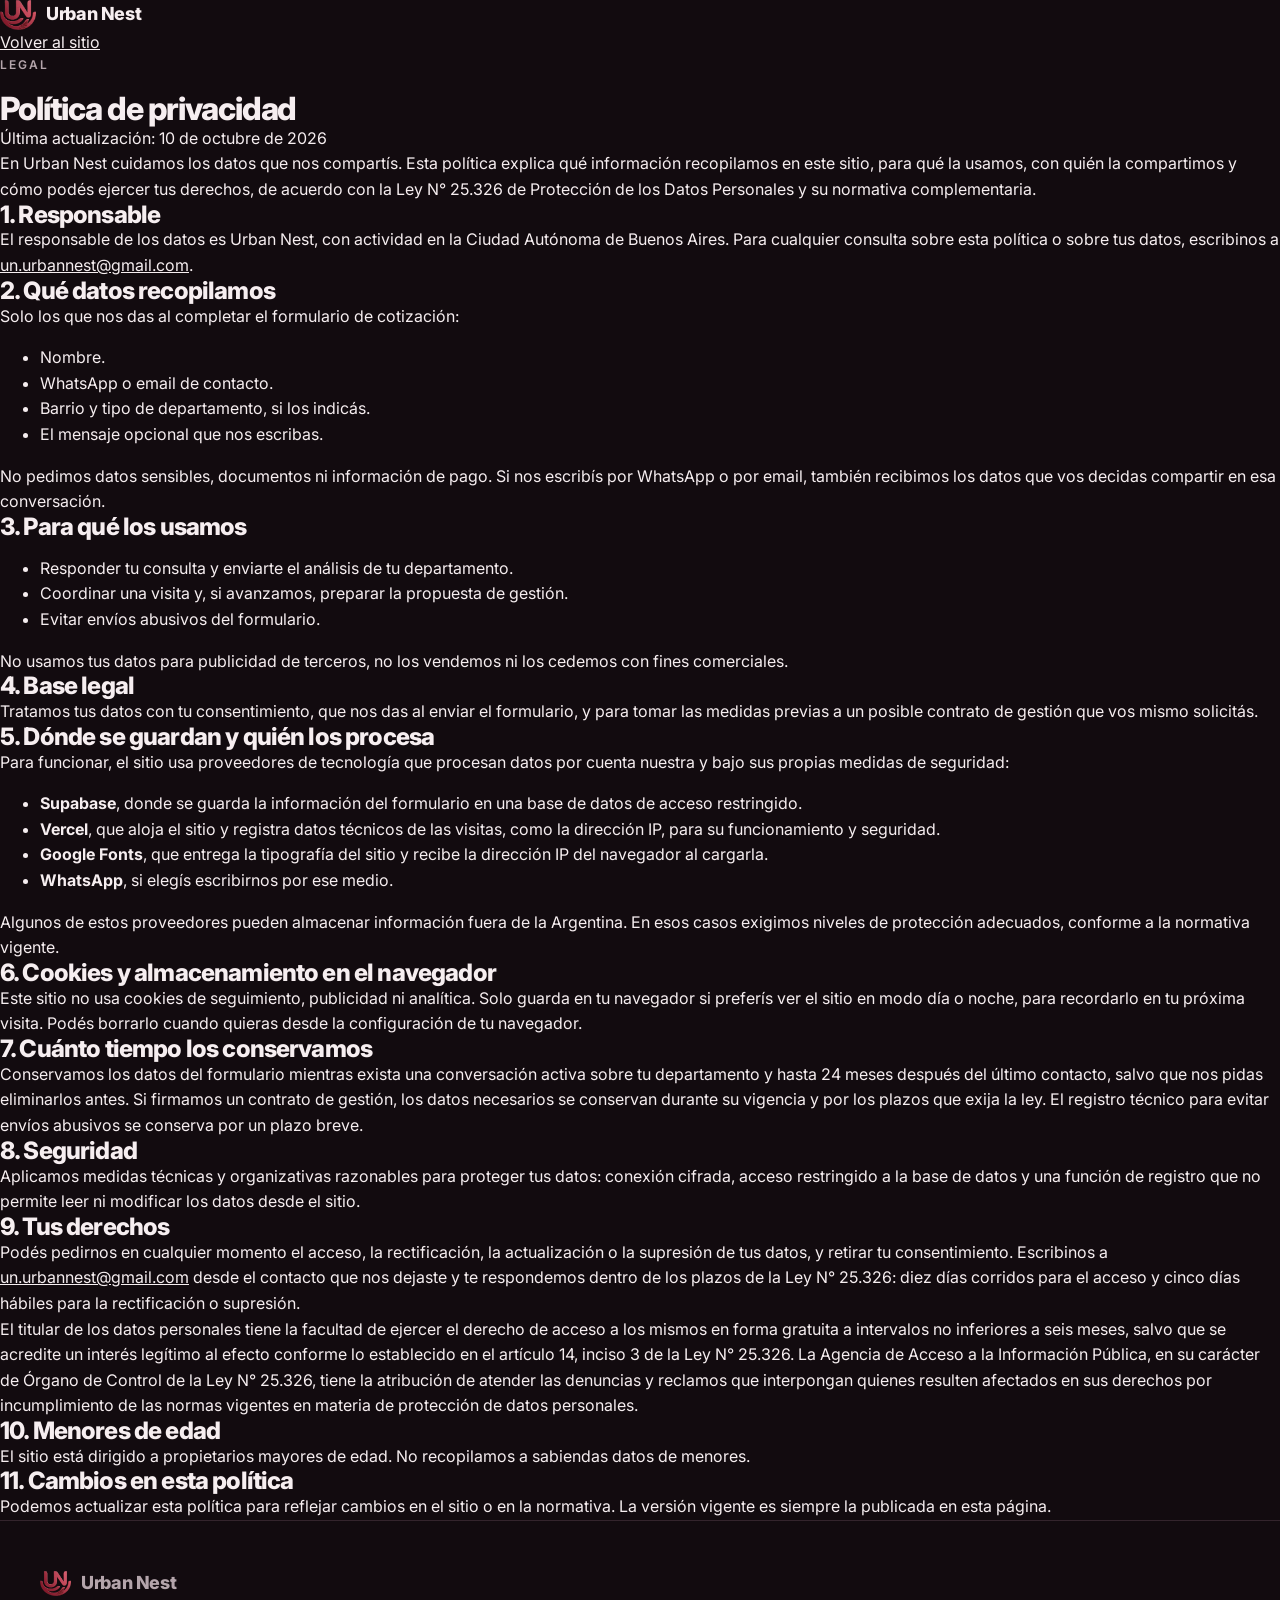
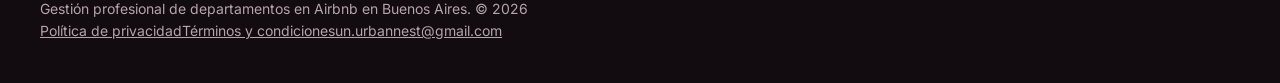
<file: scripts/legal-src/privacidad.html>
<!doctype html>
<html lang="es" data-theme="day">
<head>
<meta charset="utf-8">
<meta name="viewport" content="width=device-width, initial-scale=1, viewport-fit=cover">
<title>Política de privacidad · Urban Nest</title>
<meta name="description" content="Cómo Urban Nest recopila, usa y protege los datos personales que compartís en este sitio.">
<meta name="theme-color" content="#8B1D3D">
<meta name="robots" content="index,follow">
<link rel="icon" href="/assets/img/urban-nest-logo.webp" type="image/webp">
<link rel="preconnect" href="https://fonts.googleapis.com">
<link rel="preconnect" href="https://fonts.gstatic.com" crossorigin>
<link href="https://fonts.googleapis.com/css2?family=Inter:wght@400;500;600;700;800;900&display=swap" rel="stylesheet">
<script>
  (function () {
    var t; try { t = localStorage.getItem("un-theme"); } catch (e) {}
    if (t !== "day" && t !== "night") { var h = new Date().getHours(); t = h >= 7 && h < 19 ? "day" : "night"; }
    document.documentElement.setAttribute("data-theme", t);
  })();
</script>
<link rel="stylesheet" href="/assets/site.css">
</head>
<body class="doc-page">
<header class="doc-hdr">
  <a class="brand" href="/" aria-label="Urban Nest, ir al sitio"><img src="/assets/img/urban-nest-logo.webp" alt="" width="36" height="30"><span>Urban Nest</span></a>
  <a class="doc-back" href="/">Volver al sitio</a>
</header>
<main class="doc" id="contenido">
<p class="kicker">Legal</p>
<h1>Política de privacidad</h1>
<p class="doc-upd">Última actualización: 10 de octubre de 2026</p>
<p>En Urban Nest cuidamos los datos que nos compartís. Esta política explica qué información recopilamos en este sitio, para qué la usamos, con quién la compartimos y cómo podés ejercer tus derechos, de acuerdo con la Ley N° 25.326 de Protección de los Datos Personales y su normativa complementaria.</p>

<h2>1. Responsable</h2>
<p>El responsable de los datos es Urban Nest, con actividad en la Ciudad Autónoma de Buenos Aires. Para cualquier consulta sobre esta política o sobre tus datos, escribinos a <a href="mailto:un.urbannest@gmail.com">un.urbannest@gmail.com</a>.</p>

<h2>2. Qué datos recopilamos</h2>
<p>Solo los que nos das al completar el formulario de cotización:</p>
<ul>
<li>Nombre.</li>
<li>WhatsApp o email de contacto.</li>
<li>Barrio y tipo de departamento, si los indicás.</li>
<li>El mensaje opcional que nos escribas.</li>
</ul>
<p>No pedimos datos sensibles, documentos ni información de pago. Si nos escribís por WhatsApp o por email, también recibimos los datos que vos decidas compartir en esa conversación.</p>

<h2>3. Para qué los usamos</h2>
<ul>
<li>Responder tu consulta y enviarte el análisis de tu departamento.</li>
<li>Coordinar una visita y, si avanzamos, preparar la propuesta de gestión.</li>
<li>Evitar envíos abusivos del formulario.</li>
</ul>
<p>No usamos tus datos para publicidad de terceros, no los vendemos ni los cedemos con fines comerciales.</p>

<h2>4. Base legal</h2>
<p>Tratamos tus datos con tu consentimiento, que nos das al enviar el formulario, y para tomar las medidas previas a un posible contrato de gestión que vos mismo solicitás.</p>

<h2>5. Dónde se guardan y quién los procesa</h2>
<p>Para funcionar, el sitio usa proveedores de tecnología que procesan datos por cuenta nuestra y bajo sus propias medidas de seguridad:</p>
<ul>
<li><b>Supabase</b>, donde se guarda la información del formulario en una base de datos de acceso restringido.</li>
<li><b>Vercel</b>, que aloja el sitio y registra datos técnicos de las visitas, como la dirección IP, para su funcionamiento y seguridad.</li>
<li><b>Google Fonts</b>, que entrega la tipografía del sitio y recibe la dirección IP del navegador al cargarla.</li>
<li><b>WhatsApp</b>, si elegís escribirnos por ese medio.</li>
</ul>
<p>Algunos de estos proveedores pueden almacenar información fuera de la Argentina. En esos casos exigimos niveles de protección adecuados, conforme a la normativa vigente.</p>

<h2>6. Cookies y almacenamiento en el navegador</h2>
<p>Este sitio no usa cookies de seguimiento, publicidad ni analítica. Solo guarda en tu navegador si preferís ver el sitio en modo día o noche, para recordarlo en tu próxima visita. Podés borrarlo cuando quieras desde la configuración de tu navegador.</p>

<h2>7. Cuánto tiempo los conservamos</h2>
<p>Conservamos los datos del formulario mientras exista una conversación activa sobre tu departamento y hasta 24 meses después del último contacto, salvo que nos pidas eliminarlos antes. Si firmamos un contrato de gestión, los datos necesarios se conservan durante su vigencia y por los plazos que exija la ley. El registro técnico para evitar envíos abusivos se conserva por un plazo breve.</p>

<h2>8. Seguridad</h2>
<p>Aplicamos medidas técnicas y organizativas razonables para proteger tus datos: conexión cifrada, acceso restringido a la base de datos y una función de registro que no permite leer ni modificar los datos desde el sitio.</p>

<h2>9. Tus derechos</h2>
<p>Podés pedirnos en cualquier momento el acceso, la rectificación, la actualización o la supresión de tus datos, y retirar tu consentimiento. Escribinos a <a href="mailto:un.urbannest@gmail.com">un.urbannest@gmail.com</a> desde el contacto que nos dejaste y te respondemos dentro de los plazos de la Ley N° 25.326: diez días corridos para el acceso y cinco días hábiles para la rectificación o supresión.</p>
<p class="doc-legal">El titular de los datos personales tiene la facultad de ejercer el derecho de acceso a los mismos en forma gratuita a intervalos no inferiores a seis meses, salvo que se acredite un interés legítimo al efecto conforme lo establecido en el artículo 14, inciso 3 de la Ley N° 25.326. La Agencia de Acceso a la Información Pública, en su carácter de Órgano de Control de la Ley N° 25.326, tiene la atribución de atender las denuncias y reclamos que interpongan quienes resulten afectados en sus derechos por incumplimiento de las normas vigentes en materia de protección de datos personales.</p>

<h2>10. Menores de edad</h2>
<p>El sitio está dirigido a propietarios mayores de edad. No recopilamos a sabiendas datos de menores.</p>

<h2>11. Cambios en esta política</h2>
<p>Podemos actualizar esta política para reflejar cambios en el sitio o en la normativa. La versión vigente es siempre la publicada en esta página.</p>

</main>
<footer class="ft">
  <div class="wrap ft-in">
    <a class="brand" href="/"><img src="/assets/img/urban-nest-logo.webp" alt="" width="31" height="26"><span>Urban Nest</span></a>
    <p>Gestión profesional de departamentos en Airbnb en Buenos Aires. © 2026</p>
    <nav aria-label="Pie de página"><a href="/privacidad">Política de privacidad</a><a href="/terminos">Términos y condiciones</a><a href="mailto:un.urbannest@gmail.com">un.urbannest@gmail.com</a></nav>
  </div>
</footer>
</body>
</html>
</file>
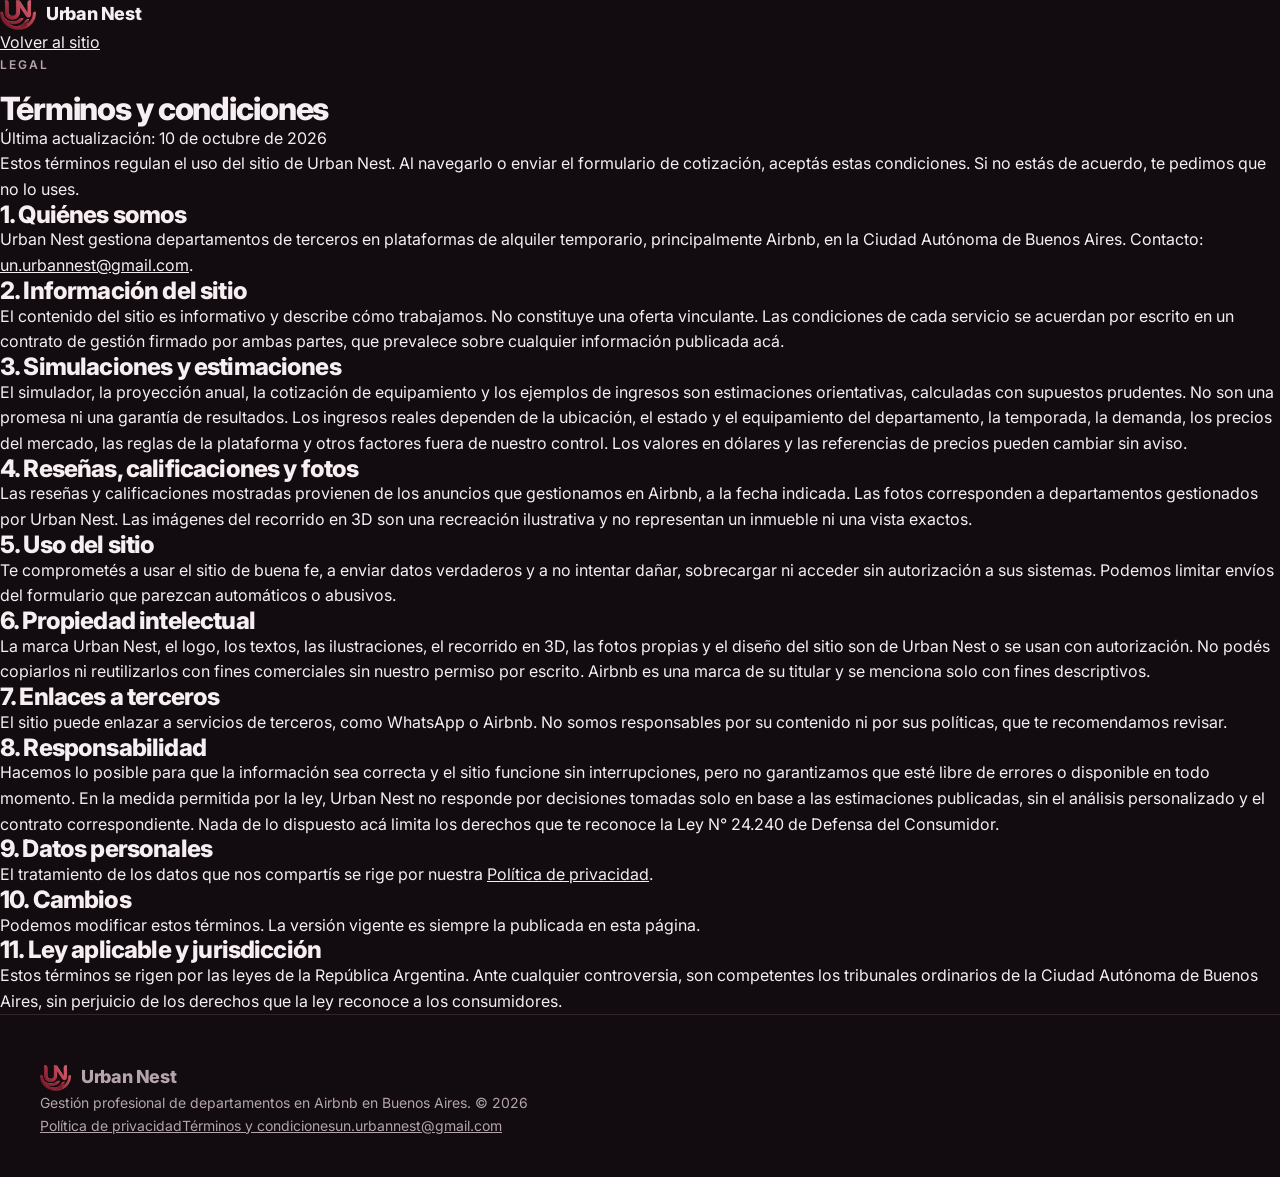
<file: scripts/legal-src/terminos.html>
<!doctype html>
<html lang="es" data-theme="day">
<head>
<meta charset="utf-8">
<meta name="viewport" content="width=device-width, initial-scale=1, viewport-fit=cover">
<title>Términos y condiciones · Urban Nest</title>
<meta name="description" content="Condiciones de uso del sitio de Urban Nest, alcance de las simulaciones y estimaciones.">
<meta name="theme-color" content="#8B1D3D">
<meta name="robots" content="index,follow">
<link rel="icon" href="/assets/img/urban-nest-logo.webp" type="image/webp">
<link rel="preconnect" href="https://fonts.googleapis.com">
<link rel="preconnect" href="https://fonts.gstatic.com" crossorigin>
<link href="https://fonts.googleapis.com/css2?family=Inter:wght@400;500;600;700;800;900&display=swap" rel="stylesheet">
<script>
  (function () {
    var t; try { t = localStorage.getItem("un-theme"); } catch (e) {}
    if (t !== "day" && t !== "night") { var h = new Date().getHours(); t = h >= 7 && h < 19 ? "day" : "night"; }
    document.documentElement.setAttribute("data-theme", t);
  })();
</script>
<link rel="stylesheet" href="/assets/site.css">
</head>
<body class="doc-page">
<header class="doc-hdr">
  <a class="brand" href="/" aria-label="Urban Nest, ir al sitio"><img src="/assets/img/urban-nest-logo.webp" alt="" width="36" height="30"><span>Urban Nest</span></a>
  <a class="doc-back" href="/">Volver al sitio</a>
</header>
<main class="doc" id="contenido">
<p class="kicker">Legal</p>
<h1>Términos y condiciones</h1>
<p class="doc-upd">Última actualización: 10 de octubre de 2026</p>
<p>Estos términos regulan el uso del sitio de Urban Nest. Al navegarlo o enviar el formulario de cotización, aceptás estas condiciones. Si no estás de acuerdo, te pedimos que no lo uses.</p>

<h2>1. Quiénes somos</h2>
<p>Urban Nest gestiona departamentos de terceros en plataformas de alquiler temporario, principalmente Airbnb, en la Ciudad Autónoma de Buenos Aires. Contacto: <a href="mailto:un.urbannest@gmail.com">un.urbannest@gmail.com</a>.</p>

<h2>2. Información del sitio</h2>
<p>El contenido del sitio es informativo y describe cómo trabajamos. No constituye una oferta vinculante. Las condiciones de cada servicio se acuerdan por escrito en un contrato de gestión firmado por ambas partes, que prevalece sobre cualquier información publicada acá.</p>

<h2>3. Simulaciones y estimaciones</h2>
<p>El simulador, la proyección anual, la cotización de equipamiento y los ejemplos de ingresos son estimaciones orientativas, calculadas con supuestos prudentes. No son una promesa ni una garantía de resultados. Los ingresos reales dependen de la ubicación, el estado y el equipamiento del departamento, la temporada, la demanda, los precios del mercado, las reglas de la plataforma y otros factores fuera de nuestro control. Los valores en dólares y las referencias de precios pueden cambiar sin aviso.</p>

<h2>4. Reseñas, calificaciones y fotos</h2>
<p>Las reseñas y calificaciones mostradas provienen de los anuncios que gestionamos en Airbnb, a la fecha indicada. Las fotos corresponden a departamentos gestionados por Urban Nest. Las imágenes del recorrido en 3D son una recreación ilustrativa y no representan un inmueble ni una vista exactos.</p>

<h2>5. Uso del sitio</h2>
<p>Te comprometés a usar el sitio de buena fe, a enviar datos verdaderos y a no intentar dañar, sobrecargar ni acceder sin autorización a sus sistemas. Podemos limitar envíos del formulario que parezcan automáticos o abusivos.</p>

<h2>6. Propiedad intelectual</h2>
<p>La marca Urban Nest, el logo, los textos, las ilustraciones, el recorrido en 3D, las fotos propias y el diseño del sitio son de Urban Nest o se usan con autorización. No podés copiarlos ni reutilizarlos con fines comerciales sin nuestro permiso por escrito. Airbnb es una marca de su titular y se menciona solo con fines descriptivos.</p>

<h2>7. Enlaces a terceros</h2>
<p>El sitio puede enlazar a servicios de terceros, como WhatsApp o Airbnb. No somos responsables por su contenido ni por sus políticas, que te recomendamos revisar.</p>

<h2>8. Responsabilidad</h2>
<p>Hacemos lo posible para que la información sea correcta y el sitio funcione sin interrupciones, pero no garantizamos que esté libre de errores o disponible en todo momento. En la medida permitida por la ley, Urban Nest no responde por decisiones tomadas solo en base a las estimaciones publicadas, sin el análisis personalizado y el contrato correspondiente. Nada de lo dispuesto acá limita los derechos que te reconoce la Ley N° 24.240 de Defensa del Consumidor.</p>

<h2>9. Datos personales</h2>
<p>El tratamiento de los datos que nos compartís se rige por nuestra <a href="/privacidad">Política de privacidad</a>.</p>

<h2>10. Cambios</h2>
<p>Podemos modificar estos términos. La versión vigente es siempre la publicada en esta página.</p>

<h2>11. Ley aplicable y jurisdicción</h2>
<p>Estos términos se rigen por las leyes de la República Argentina. Ante cualquier controversia, son competentes los tribunales ordinarios de la Ciudad Autónoma de Buenos Aires, sin perjuicio de los derechos que la ley reconoce a los consumidores.</p>

</main>
<footer class="ft">
  <div class="wrap ft-in">
    <a class="brand" href="/"><img src="/assets/img/urban-nest-logo.webp" alt="" width="31" height="26"><span>Urban Nest</span></a>
    <p>Gestión profesional de departamentos en Airbnb en Buenos Aires. © 2026</p>
    <nav aria-label="Pie de página"><a href="/privacidad">Política de privacidad</a><a href="/terminos">Términos y condiciones</a><a href="mailto:un.urbannest@gmail.com">un.urbannest@gmail.com</a></nav>
  </div>
</footer>
</body>
</html>
</file>
<file: assets/site.css>
/* Urban Nest · estilos. Primero mobile; tema día y noche por data-theme. */
:root{
  --crimson:#8B1D3D; --crimson-2:#741832; --wine:#5E1028; --rose:#E9A3B6; --rose-2:#C98B9C; --sand:#D9A27E;
  --bg:#FAF6F2; --bg-2:#F3ECE6; --panel:#FFFFFF; --ink:#1B1418; --muted:#6E6266; --line:#E7DCD5; --tint:#F7E8EC;
  --accent:var(--crimson); --on-accent:#fff;
  --hero:#5E1028;
  --r:6px; --r-lg:10px;
  --shadow:0 0 0 1px var(--line);
  --font:'Inter',system-ui,-apple-system,'Segoe UI',sans-serif;
  --ease:cubic-bezier(.2,.7,.2,1);
  --hdr:64px;
  color-scheme:light;
}
:root[data-theme="night"]{
  --bg:#120B0F; --bg-2:#180F14; --panel:#1E1419; --ink:#F6EEF0; --muted:#B4A5AB; --line:#33242C; --tint:#2A1520;
  --accent:#E0577F; --on-accent:#fff;
  --shadow:0 0 0 1px var(--line);
  color-scheme:dark;
}
*,*::before,*::after{box-sizing:border-box}
[hidden]{display:none!important}
html{scroll-behavior:smooth;scroll-padding-top:calc(var(--hdr) + 12px);-webkit-text-size-adjust:100%}
@media (prefers-reduced-motion:reduce){html{scroll-behavior:auto}}
body{margin:0;background:var(--bg);color:var(--ink);font-family:var(--font);font-size:16px;line-height:1.6;-webkit-font-smoothing:antialiased;overflow-x:clip;transition:background-color .6s var(--ease),color .6s var(--ease)}
img{max-width:100%;display:block}
a{color:inherit}
button,input,select,textarea{font:inherit;color:inherit}
h1,h2,h3{margin:0;line-height:1.04;letter-spacing:-.035em;font-weight:800}
p{margin:0}
.num{font-variant-numeric:tabular-nums}
:focus-visible{outline:3px solid var(--rose);outline-offset:3px;border-radius:8px}
.wrap{width:100%;max-width:1240px;margin:0 auto;padding:0 20px}
.skip{position:absolute;left:12px;top:-60px;z-index:100;background:var(--panel);padding:10px 14px;border-radius:10px;text-decoration:none;font-weight:600}
.skip:focus{top:12px}
.kicker{font-size:12px;font-weight:600;letter-spacing:.16em;text-transform:uppercase;color:var(--muted);margin-bottom:18px;display:flex;align-items:baseline;gap:14px}
.kicker .kn{font-size:13px;font-weight:800;letter-spacing:.02em;color:var(--accent);font-variant-numeric:tabular-nums}
.big{font-size:clamp(34px,7.4vw,76px);max-width:16ch}
.mid{font-size:clamp(26px,4.4vw,42px);max-width:22ch}
.soft{color:var(--muted)}
.big em,.tp h1 em{font-style:normal;color:var(--accent)}
.lead{color:var(--muted);font-size:clamp(17px,2vw,20px);max-width:58ch;margin-top:18px}
.note{color:var(--muted);font-size:13px;margin-top:18px;max-width:80ch}

/* Botones */
.btn{display:inline-flex;align-items:center;justify-content:center;gap:10px;min-height:50px;padding:0 22px;border-radius:8px;font-weight:600;font-size:15px;letter-spacing:.005em;text-decoration:none;border:1px solid transparent;cursor:pointer;transition:background .25s,transform .25s var(--ease),box-shadow .25s,border-color .25s,color .25s;white-space:nowrap}
.btn:active{transform:scale(.97)}
.btn svg{width:18px;height:18px;flex:none}
.btn-primary{background:var(--crimson);color:#fff}
.btn-primary:hover{background:var(--crimson-2)}
:root[data-theme="night"] .btn-primary{background:#B8325A}
:root[data-theme="night"] .btn-primary:hover{background:#CC3F69}
.btn-line{border-color:var(--line);background:transparent}
.btn-line:hover{border-color:var(--accent);color:var(--accent)}
.btn-glass{background:color-mix(in srgb,var(--bg) 82%,transparent);border-color:color-mix(in srgb,var(--ink) 18%,transparent)}
.btn-glass:hover{border-color:var(--accent)}
.btn-light{background:#fff;color:var(--wine)}
.btn-light:hover{background:#FBEFF2}
.btn-block{width:100%}
.btn-lg{min-height:56px;font-size:16px}
.link-btn{border:0;background:none;color:var(--accent);font-weight:600;cursor:pointer;padding:0;font-size:14px}

/* Header */
.hdr{position:fixed;inset:0 0 auto 0;z-index:50;height:var(--hdr);display:flex;align-items:center;justify-content:space-between;gap:12px;padding:0 14px 0 18px;padding-top:env(safe-area-inset-top,0px);transition:background .4s,border-color .4s,box-shadow .4s;border-bottom:1px solid transparent}
.hdr.solid{background:color-mix(in srgb,var(--bg) 96%,transparent);border-bottom-color:var(--line)}
.brand{display:flex;align-items:center;gap:10px;text-decoration:none;font-weight:800;letter-spacing:-.02em;font-size:18px}
.brand img{flex:none;width:36px;height:auto;aspect-ratio:240/198}
.ft .brand img{width:31px}
.nav{display:none}
.hdr-end{display:flex;align-items:center;gap:8px}
.hdr-cta{display:none}
.menu-btn{width:46px;height:46px;border-radius:50%;border:1px solid color-mix(in srgb,var(--ink) 14%,transparent);background:color-mix(in srgb,var(--bg) 85%,transparent);display:flex;flex-direction:column;align-items:center;justify-content:center;gap:6px;cursor:pointer}
.menu-btn span{width:18px;height:2px;background:currentColor;border-radius:2px;transition:transform .3s var(--ease)}
.menu-btn[aria-expanded="true"] span:first-child{transform:translateY(4px) rotate(45deg)}
.menu-btn[aria-expanded="true"] span:last-child{transform:translateY(-4px) rotate(-45deg)}
.theme{border:0;background:none;padding:4px;cursor:pointer}
.theme-track{display:block;width:64px;height:36px;border-radius:99px;background:linear-gradient(120deg,#F6D9C3,#E9A3B6);position:relative;box-shadow:inset 0 0 0 1px rgba(0,0,0,.06);transition:background .5s}
.theme-knob{position:absolute;top:3px;left:3px;width:30px;height:30px;border-radius:50%;background:#fff;color:#C46A1A;display:flex;align-items:center;justify-content:center;box-shadow:0 4px 10px rgba(0,0,0,.18);transition:transform .5s var(--ease),background .5s,color .5s}
.theme-knob svg{width:18px;height:18px;position:absolute;transition:opacity .3s,transform .5s var(--ease)}
.i-moon{opacity:0;transform:rotate(-60deg)}
:root[data-theme="night"] .theme-track{background:linear-gradient(120deg,#2A1430,#5E1028)}
:root[data-theme="night"] .theme-knob{transform:translateX(28px);background:#F3E6EE;color:#5E1028}
:root[data-theme="night"] .i-sun{opacity:0;transform:rotate(60deg)}
:root[data-theme="night"] .i-moon{opacity:1;transform:none}
.sheet{position:fixed;inset:0;z-index:45;background:var(--bg);padding:calc(var(--hdr) + 24px) 20px 32px;display:flex;flex-direction:column;gap:10px;overflow:auto}
.sheet[hidden]{display:none}
.sheet nav{display:flex;flex-direction:column;margin-bottom:18px}
.sheet nav a{font-size:30px;font-weight:800;letter-spacing:-.03em;text-decoration:none;padding:10px 0;border-bottom:1px solid var(--line)}
@media (min-width:1000px){
  .hdr{padding:0 28px}
  .nav{display:flex;gap:2px;position:absolute;left:50%;transform:translateX(-50%)}
  .nav a{text-decoration:none;color:var(--muted);font-weight:500;font-size:15px;padding:8px 14px;border-radius:99px;transition:color .2s,background .2s}
  .nav a:hover{color:var(--ink)}
  .nav a.on{color:var(--accent);background:var(--tint)}
  .hdr:not(.solid) .nav a{color:color-mix(in srgb,var(--ink) 75%,transparent)}
  .hdr-cta{display:inline-flex;min-height:44px}
  .menu-btn{display:none}
}

/* Recorrido 3D */
.tour{position:relative;height:640vh}
.tour-stick{position:sticky;top:0;height:100vh;height:100lvh;overflow:hidden}
#tourCanvas{position:absolute;inset:0;width:100%;height:100%;display:block}
.tour-fallback{position:absolute;inset:0;background:radial-gradient(120% 80% at 70% 20%,#F4DCCF,#C98B9C 55%,#5E1028);display:none}
:root[data-theme="night"] .tour-fallback{background:radial-gradient(120% 80% at 70% 20%,#3A1424,#1A0C14 60%,#0B0610)}
.no-webgl .tour-fallback{display:block}
.no-webgl #tourCanvas{display:none}
.tour-shade{position:absolute;inset:0;pointer-events:none;background:linear-gradient(180deg,color-mix(in srgb,var(--bg) 45%,transparent) 0%,transparent 20%,transparent 34%,color-mix(in srgb,var(--bg) 80%,transparent) 58%,color-mix(in srgb,var(--bg) 94%,transparent) 100%)}
.tp{position:absolute;left:20px;right:20px;bottom:calc(84px + env(safe-area-inset-bottom,0px));max-width:620px;opacity:0;visibility:hidden;transform:translateY(24px);transition:opacity .6s var(--ease),transform .7s var(--ease),visibility 0s .7s}
.tp.on{opacity:1;visibility:visible;transform:none;transition:opacity .6s var(--ease),transform .7s var(--ease),visibility 0s}
.tp h1{font-size:clamp(40px,10.5vw,92px);letter-spacing:-.045em;line-height:.98;font-weight:900;text-wrap:balance}
.tp h2{font-size:clamp(30px,7vw,64px);text-wrap:balance}
.tp-lead{margin-top:16px;font-size:clamp(16px,2.2vw,20px);color:color-mix(in srgb,var(--ink) 78%,transparent);max-width:48ch}
.tp-ctas{display:flex;flex-wrap:wrap;gap:10px;margin-top:24px}
.tp-hero{bottom:calc(96px + env(safe-area-inset-bottom,0px))}
.tp-room,.tp-end{background:color-mix(in srgb,var(--bg) 93%,transparent);padding:26px 26px 28px;border-radius:var(--r-lg);border-left:3px solid var(--accent)}
.tp-facts{display:flex;gap:28px;margin:24px 0 0}
.tp-facts div{display:flex;flex-direction:column}
.tp-facts dt{font-size:clamp(28px,5vw,44px);font-weight:900;letter-spacing:-.04em;line-height:1;color:var(--accent)}
.tp-facts dd{margin:4px 0 0;font-size:14px;color:var(--muted)}
.scroll-hint{display:flex;align-items:center;gap:14px;margin-top:26px;font-size:14px;color:var(--muted);max-width:42ch}
.mouse{width:22px;height:34px;border-radius:12px;border:2px solid currentColor;position:relative;flex:none}
.mouse i{position:absolute;left:50%;top:7px;width:3px;height:7px;margin-left:-1.5px;border-radius:2px;background:currentColor;animation:wheel 1.8s var(--ease) infinite}
@keyframes wheel{0%{opacity:0;transform:translateY(-3px)}30%{opacity:1}100%{opacity:0;transform:translateY(9px)}}
@media (prefers-reduced-motion:reduce){.mouse i{animation:none}}
.chapters{display:none}
.tour-bar{position:absolute;left:20px;right:20px;bottom:calc(66px + env(safe-area-inset-bottom,0px));height:3px;border-radius:3px;background:color-mix(in srgb,var(--ink) 14%,transparent);overflow:hidden}
.tour-bar i{display:block;height:100%;width:100%;background:var(--accent);transform-origin:0 50%;transform:scaleX(0)}
.pin{position:absolute;left:0;top:0;pointer-events:none;opacity:0;transition:opacity .4s var(--ease);will-change:transform;color:var(--ink)}
.pin.on{opacity:1}
.pin-un,.pin-room{color:var(--accent)}
/* Marca sobre el punto exacto del 3D: un aro fino con un halo que respira */
.pin::before{content:"";position:absolute;left:-6px;top:-6px;width:12px;height:12px;border-radius:50%;border:2px solid currentColor;background:color-mix(in srgb,var(--bg) 70%,transparent);box-sizing:border-box}
.pin::after{content:"";position:absolute;left:-6px;top:-6px;width:12px;height:12px;border-radius:50%;border:1px solid currentColor;opacity:0;animation:pinHalo 2.4s var(--ease) infinite}
@keyframes pinHalo{0%{transform:scale(1);opacity:.6}100%{transform:scale(2.6);opacity:0}}
@media (prefers-reduced-motion:reduce){.pin::after{animation:none}}
.pin-line{position:absolute;left:0;bottom:6px;width:1px;height:40px;background:currentColor;transform-origin:50% 100%;transform:scaleY(0);transition:transform .45s var(--ease)}
.pin.on .pin-line{transform:none}
/* Tarjeta: fondo propio para leerse sobre cualquier parte de la escena */
.pin-txt{position:absolute;left:-1px;bottom:46px;white-space:nowrap;font-size:12.5px;font-weight:500;line-height:1.4;color:color-mix(in srgb,var(--ink) 78%,transparent);padding:8px 12px 9px;background:color-mix(in srgb,var(--bg) 94%,transparent);border-radius:6px;border-left:2px solid currentColor;box-shadow:0 8px 24px rgba(20,8,14,.14);transform:translateY(8px);opacity:0;transition:transform .45s .12s var(--ease),opacity .45s .12s}
.pin.on .pin-txt{transform:none;opacity:1}
.pin-txt b{display:block;font-size:13.5px;font-weight:700;letter-spacing:-.01em;color:var(--ink)}
.pin.flip .pin-txt{left:auto;right:-1px;border-left:0;border-right:2px solid currentColor;text-align:right}
.pin-room .pin-txt{white-space:normal;width:max-content;max-width:min(250px,52vw)}
@media (min-width:860px){
  .tp{left:6vw;right:auto;bottom:auto;top:50%;transform:translateY(calc(-50% + 30px));max-width:640px}
  .tp.on{transform:translateY(-50%)}
  .tp-hero{top:54%}
  
  .tp-room{top:30%;max-width:520px}
  .tp-end{max-width:560px;padding:34px}
  .tour-shade{background:linear-gradient(90deg,color-mix(in srgb,var(--bg) 82%,transparent) 0%,color-mix(in srgb,var(--bg) 40%,transparent) 34%,transparent 58%),linear-gradient(180deg,color-mix(in srgb,var(--bg) 30%,transparent),transparent 18%)}
  .chapters{display:flex;flex-direction:column;gap:0;position:absolute;right:32px;top:50%;transform:translateY(-50%);list-style:none;margin:0;padding:0 0 0 0;font-size:11.5px;font-weight:600;letter-spacing:.12em;text-transform:uppercase;color:var(--muted);border-right:1px solid color-mix(in srgb,var(--ink) 18%,transparent)}
  .chapters li{display:flex;align-items:baseline;justify-content:flex-end;gap:12px;padding:9px 16px 9px 0;opacity:.6;position:relative;transition:opacity .4s,color .4s}
  .chapters li span{font-variant-numeric:tabular-nums;font-weight:800;letter-spacing:.02em}
  .chapters li::after{content:"";position:absolute;right:-1px;top:6px;bottom:6px;width:2px;background:var(--accent);transform:scaleY(0);transition:transform .5s var(--ease)}
  .chapters li.on{opacity:1;color:var(--ink)}
  .chapters li.on span{color:var(--accent)}
  .chapters li.on::after{transform:none}
  .tour-skip{position:absolute;right:32px;bottom:36px;font-size:13px;font-weight:600;color:var(--ink);text-decoration:none;padding-bottom:3px;border-bottom:1px solid color-mix(in srgb,var(--ink) 35%,transparent)}
  .tour-skip:hover{color:var(--accent);border-color:var(--accent)}
  .tour-bar{left:6vw;right:auto;width:240px;bottom:40px}
}

/* Secciones */
section{position:relative}
.rv{opacity:0;transform:translateY(34px);transition:opacity .9s var(--ease),transform .9s var(--ease)}
.rv.in{opacity:1;transform:none}
@media (prefers-reduced-motion:reduce){.rv{opacity:1;transform:none;transition:none}}

/* Servicios en scroll horizontal */
.hs{height:340vh;background:var(--bg-2)}
.hs-stick{position:sticky;top:0;height:100vh;height:100svh;overflow:hidden;display:flex;flex-direction:column;justify-content:center;padding-top:var(--hdr)}
.hs-head h2{font-size:clamp(30px,6vw,60px);max-width:20ch}
.hs-rail{margin:26px 20px 0;height:2px;background:var(--line);border-radius:2px;max-width:1200px}
.hs-rail i{display:block;height:100%;width:100%;background:var(--accent);transform-origin:0 50%;transform:scaleX(0)}
.hs-track{list-style:none;margin:28px 0 0;padding:0 20px;display:flex;gap:16px;will-change:transform}
.hs-card{flex:none;width:min(84vw,460px);padding:26px 24px 24px;border-radius:var(--r-lg);background:var(--panel);box-shadow:var(--shadow);display:flex;flex-direction:column;min-height:min(58vh,440px)}
.hs-card .n{font-size:56px;font-weight:900;letter-spacing:-.06em;line-height:1;color:transparent;-webkit-text-stroke:1.5px var(--accent)}
.hs-card .when{font-size:12px;font-weight:700;letter-spacing:.12em;text-transform:uppercase;color:var(--accent);margin-top:18px}
.hs-card h3{font-size:clamp(22px,3vw,28px);margin-top:8px}
.hs-card p{color:var(--muted);margin-top:10px;font-size:15px}
.hs-card ul{list-style:none;margin:14px 0 0;padding:0;display:grid;gap:8px;font-size:15px}
.hs-card li{display:flex;gap:10px}
.hs-card li::before{content:"";flex:none;width:6px;height:6px;border-radius:50%;background:var(--accent);margin-top:10px}
.hs-card .you{margin-top:auto;padding-top:18px;font-size:14px;color:var(--muted)}
.hs-card .you b{color:var(--ink)}
.hs-card:last-child{background:var(--hero);color:#fff}
.hs-card:last-child .n{-webkit-text-stroke-color:#fff}
.hs-card:last-child .when,.hs-card:last-child .you b{color:#FBD3DD}
.hs-card:last-child p,.hs-card:last-child .you{color:#F3D6DE}
.hs-card:last-child li::before{background:#fff}
@media (max-width:859px){
  .hs-stick{justify-content:flex-start;padding-top:calc(var(--hdr) + 18px)}
  .hs-head h2{font-size:clamp(24px,7vw,32px)}
  .hs-rail{margin-top:16px}
  .hs-track{margin-top:16px}
  .hs-card{padding:20px 20px 18px;min-height:0}
  .hs-card .n{font-size:40px}
  .hs-card .when{margin-top:10px}
  .hs-card h3{font-size:21px}
  .hs-card p,.hs-card ul{font-size:14px}
  .hs-card ul{gap:4px;margin-top:10px}
  .hs-card .you{padding-top:12px;font-size:13px}
}
@media (min-width:860px){.hs-track{padding:0 max(28px,calc((100vw - 1200px)/2));gap:22px}.hs-rail{margin:30px auto 0;width:calc(100% - 56px)}.hs-card{padding:34px 32px 30px}}

/* Resultados: historia con imagen fija */
.res-sec{padding:120px 0 40px}
.story{display:grid;gap:0;margin-top:40px}
.story-media{position:sticky;top:calc(var(--hdr) + 8px);height:46vh;border-radius:var(--r-lg);overflow:hidden;z-index:2;box-shadow:var(--shadow);background:var(--tint)}
.sm{position:absolute;inset:0;opacity:0;transform:scale(1.06);transition:opacity .8s var(--ease),transform 1.2s var(--ease)}
.sm.on{opacity:1;transform:none}
.sm img{width:100%;height:100%;object-fit:cover}
.sm-art{background:var(--hero);color:#F3D6DE;display:flex;align-items:center;justify-content:center}
.sm-art-in{text-align:center}
.sm-art-in span{display:block;font-size:13px;font-weight:700;letter-spacing:.16em;text-transform:uppercase;margin-bottom:14px}
.sm-art svg{width:min(220px,50vw);height:auto;margin:0 auto}
.story-steps{position:relative;z-index:1}
.st{min-height:80vh;padding:48px 0 24px;display:flex;flex-direction:column;justify-content:center}
.st .badge{display:inline-flex;align-self:flex-start;font-size:12px;font-weight:700;letter-spacing:.1em;text-transform:uppercase;color:var(--accent);background:var(--tint);padding:6px 12px;border-radius:99px}
.st h3{font-size:clamp(30px,5vw,52px);margin-top:16px}
.st .where{color:var(--muted);margin-top:6px}
.st .tag{font-size:clamp(19px,2.4vw,24px);font-weight:600;letter-spacing:-.02em;line-height:1.3;margin-top:18px;max-width:30ch}
.st .score{display:flex;align-items:baseline;gap:16px;margin-top:26px;flex-wrap:wrap}
.st .score b{font-size:clamp(60px,10vw,104px);font-weight:900;letter-spacing:-.06em;line-height:.9;color:var(--accent)}
.st .score span{color:var(--muted);font-size:15px}
@media (min-width:900px){
  .story{grid-template-columns:1fr 1fr;gap:64px;align-items:start}
  .story-media{height:calc(100vh - var(--hdr) - 48px);top:calc(var(--hdr) + 24px)}
  .st{min-height:100vh;padding:0}
}
.valued{margin-top:80px}
.dots{margin-top:30px;display:grid;gap:4px}
.dl{display:grid;grid-template-columns:110px 1fr;gap:14px;align-items:center;padding:12px 0;border-bottom:1px solid var(--line);font-size:15px}
.dl .scale{position:relative;height:28px}
.dl .scale::before{content:"";position:absolute;left:0;right:0;top:50%;height:2px;background:var(--line)}
.dl .dot{position:absolute;top:50%;width:16px;height:16px;margin:-8px 0 0 -8px;border-radius:50%;border:2px solid var(--panel);transition:left 1.2s var(--ease)}
.dot.obe{background:var(--crimson)} .dot.oll{background:var(--rose-2)} .dot.acu{background:var(--sand)}
:root[data-theme="night"] .dot.obe{background:#E0577F}
.dots-key{display:flex;flex-wrap:wrap;gap:18px;margin-top:16px;font-size:13px;color:var(--muted)}
.dots-key i{display:inline-block;width:10px;height:10px;border-radius:50%;margin-right:6px;vertical-align:-1px}
.dots-axis{display:grid;grid-template-columns:110px 1fr;gap:14px;font-size:12px;color:var(--muted)}
.dots-axis div{display:flex;justify-content:space-between}
@media (min-width:700px){.dl{grid-template-columns:160px 1fr}.dots-axis{grid-template-columns:160px 1fr}}

/* Números */
.num-sec{padding:120px 0 0}
.year{display:grid;gap:30px;margin-top:40px;align-items:end}
.huge{font-size:clamp(84px,18vw,190px);font-weight:900;letter-spacing:-.07em;line-height:.85;color:var(--accent)}
.year-chart{margin:0}
.bars{display:flex;flex-direction:column;height:300px}
.plot{flex:1;display:grid;grid-template-columns:repeat(12,1fr);gap:6px;position:relative;margin-top:28px}
.col{position:relative}
.col i{position:absolute;left:0;right:0;bottom:0;border-radius:8px 8px 3px 3px;background:var(--hero);transform-origin:50% 100%;transform:scaleY(0);transition:transform 1.1s var(--ease)}
.col.low i{background:var(--rose)}
:root[data-theme="night"] .col.low i{background:#6B2A40}
.col b{position:absolute;left:50%;transform:translateX(-50%);font-size:10.5px;font-weight:700;opacity:0;transition:opacity .4s}
.bars.in .col i{transform:none}
.bars.in .col b{opacity:1}
.mlabels{display:grid;grid-template-columns:repeat(12,1fr);gap:6px;text-align:center;font-size:11px;color:var(--muted);margin-top:8px}
.trad{position:absolute;left:0;right:0;border-top:2px dashed var(--muted);pointer-events:none;z-index:1}
.trad em{position:absolute;right:0;bottom:4px;font-style:normal;font-size:12px;font-weight:600;color:var(--muted);background:var(--bg);padding:0 6px;border-radius:4px}
@media (min-width:900px){.year{grid-template-columns:.8fr 1.2fr;gap:56px}.bars{height:380px}.plot,.mlabels{gap:10px}.col b,.mlabels{font-size:12px}}

.month{height:280vh;margin-top:100px}
.month-stick{position:sticky;top:0;min-height:100vh;min-height:100svh;padding-top:calc(var(--hdr) + 18px);padding-bottom:24px;display:flex;flex-direction:column;justify-content:center}
.month-grid{display:grid;gap:18px;margin-top:22px}
.cal{display:grid;grid-template-columns:repeat(7,1fr);gap:5px}
.cal .dow{font-size:11px;font-weight:700;letter-spacing:.06em;color:var(--muted);text-align:center;padding-bottom:2px}
.cal .d{aspect-ratio:1;border-radius:10px;background:var(--bg-2);color:var(--muted);font-size:13px;font-weight:600;display:flex;flex-direction:column;align-items:center;justify-content:center;border:0;transition:background .35s var(--ease),color .35s,transform .35s var(--ease)}
.cal .d.occ{background:var(--crimson);color:#fff;transform:scale(1.02)}
:root[data-theme="night"] .cal .d.occ{background:#B8325A}
.cal .d small{font-size:9.5px;line-height:1;opacity:.85}
.month-cal .cal .d{aspect-ratio:auto;height:clamp(30px,5.2vh,52px)}
.month-occ{margin-top:12px;color:var(--muted);font-size:15px}
.month-occ b{color:var(--ink)}
.receipt{background:var(--panel);border-radius:var(--r-lg);padding:18px 20px;box-shadow:var(--shadow)}
.rc-list{display:grid}
.rc-item{display:grid;grid-template-columns:1fr auto auto;gap:12px;align-items:center;padding:7px 0;font-size:14px;border-bottom:1px solid var(--line);opacity:0;transform:translateX(16px);transition:opacity .45s var(--ease),transform .45s var(--ease)}
.rc-item.on{opacity:1;transform:none}
.rc-item small{display:block;color:var(--muted);font-size:12px}
.rc-item .n{color:var(--muted);font-size:13px}
.rc-item .v{font-weight:600;font-variant-numeric:tabular-nums}
.rc-line{display:flex;justify-content:space-between;gap:12px;padding:9px 0;font-size:15px}
.rc-gross{font-weight:700;border-bottom:2px solid var(--ink)}
.rc-ded{color:var(--muted);opacity:0;transition:opacity .4s}
.rc-ded.on,.rc-total.on{opacity:1}
.rc-total{margin-top:12px;background:var(--hero);color:#fff;border-radius:var(--r);padding:16px 18px;opacity:0;transition:opacity .5s,transform .5s var(--ease);transform:translateY(10px)}
.rc-total.on{transform:none}
.rc-total small{display:block;font-size:12px;font-weight:700;letter-spacing:.12em;text-transform:uppercase;color:#F5D0DA}
.rc-total b{display:block;font-size:clamp(34px,5vw,48px);font-weight:900;letter-spacing:-.04em;line-height:1.05}
.rc-total span{font-size:14px;color:#F5D0DA}
@media (max-width:899px){.month-stick{padding-top:calc(var(--hdr) + 6px)}.month-head .mid{font-size:22px}.month-grid{gap:10px;margin-top:12px}.month-cal .cal{gap:3px}.month-cal .cal .d{height:clamp(20px,3.5vh,34px);font-size:11px;border-radius:6px}.month-occ{margin-top:6px;font-size:13px}.rc-list{display:none}.receipt{padding:12px 16px}.rc-line{padding:5px 0;font-size:14px}.rc-total{padding:12px 14px;margin-top:8px}.rc-total b{font-size:32px}.month .note{display:none}}
@media (min-width:900px){.month-grid{grid-template-columns:1fr 1fr;gap:48px;align-items:start}}

/* Simulador */
.sim-sec{padding:140px 0 40px}
.sim{display:grid;gap:28px;margin-top:40px;align-items:start}
.ctrl+.ctrl{margin-top:24px}
.lbl{display:block;font-size:12px;font-weight:700;letter-spacing:.1em;text-transform:uppercase;color:var(--muted);margin-bottom:10px}
.seg{display:flex;flex-wrap:wrap;gap:6px}
.seg button,.months button{min-height:44px;border:1px solid var(--line);background:transparent;border-radius:99px;font-weight:600;font-size:14px;color:var(--muted);cursor:pointer;padding:0 16px;transition:all .2s}
.seg button[aria-pressed="true"],.months button[aria-pressed="true"]{background:var(--ink);border-color:var(--ink);color:var(--bg)}
.months{display:grid;grid-template-columns:repeat(4,1fr);gap:6px}
.months button{padding:0;min-height:40px;font-size:13px}
.rate-row{display:flex;align-items:center;gap:16px}
.rate-row output{font-size:24px;font-weight:800;letter-spacing:-.03em;min-width:5.5ch;font-variant-numeric:tabular-nums}
input[type=range]{flex:1;accent-color:var(--crimson);height:40px}
.cal-head{display:flex;justify-content:space-between;align-items:baseline;gap:12px;flex-wrap:wrap}
.cal-sim button.d{cursor:pointer}
.cal-sim button.d:hover{transform:translateY(-2px)}
.cal-sim .d.wknd:not(.occ){background:var(--tint)}
.sim-out{background:var(--hero);color:#fff;border-radius:var(--r-lg);padding:26px 22px;position:sticky;top:calc(var(--hdr) + 16px);box-shadow:var(--shadow)}
.sim-out small{font-size:12px;font-weight:700;letter-spacing:.12em;text-transform:uppercase;color:#F5D0DA}
.sim-big{font-size:clamp(52px,8vw,78px);font-weight:900;letter-spacing:-.05em;line-height:1;margin-top:8px}
.sim-sub{color:#F5D0DA;font-size:14px;margin-top:8px}
.sim-vs{display:grid;grid-template-columns:1fr 1fr;gap:18px;margin:22px 0;padding:18px 0;border-top:1px solid rgba(255,255,255,.2);border-bottom:1px solid rgba(255,255,255,.2)}
.sim-vs small{display:block;font-size:11px;letter-spacing:.08em}
.sim-vs b{font-size:26px;font-weight:800;letter-spacing:-.03em}
.lbl-light{color:#F5D0DA}
.trad-in{display:flex;align-items:center;gap:8px;background:rgba(255,255,255,.1);border:1px solid rgba(255,255,255,.25);border-radius:14px;padding:0 14px;min-height:48px}
.trad-in input{border:0;background:transparent;font-weight:700;width:100%;color:#fff;font-size:16px}
.trad-in input:focus{outline:none}
.sim-out details{margin:16px 0}
.sim-out summary{cursor:pointer;font-weight:600;font-size:14px;min-height:40px;display:flex;align-items:center}
.brk .ln{display:flex;justify-content:space-between;gap:12px;font-size:14px;padding:8px 0;border-top:1px solid rgba(255,255,255,.18)}
.brk .ln small{display:block;color:#F5D0DA;font-size:12px}
.brk .ln span:last-child{white-space:nowrap;font-variant-numeric:tabular-nums}
.brk .ln.t{font-weight:800}
.year-mini{margin-top:36px}
@media (min-width:600px){.months{grid-template-columns:repeat(6,1fr)}}
@media (min-width:980px){.sim{grid-template-columns:1.2fr 1fr;gap:56px}}

/* Comparación */
.cmp-sec{padding:120px 0 40px}
.cmp{margin-top:36px;border-top:2px solid var(--ink)}
.cmp-r{display:grid;gap:4px 24px;padding:18px 0;border-bottom:1px solid var(--line)}
.cmp-r .k{font-weight:700}
.cmp-r .a{color:var(--muted)}
.cmp-r .a::before{content:"Tradicional: ";font-weight:600}
.cmp-r .b{color:var(--accent);font-weight:600}
.cmp-r .b::before{content:"Con Urban Nest: ";color:var(--ink)}
.cmp-h{display:none}
@media (min-width:800px){
  .cmp-r{grid-template-columns:1fr 1.1fr 1.3fr;align-items:baseline}
  .cmp-r .a::before,.cmp-r .b::before{content:none}
  .cmp-h{display:grid;font-size:12px;font-weight:700;letter-spacing:.1em;text-transform:uppercase;color:var(--muted)}
  .cmp-h .b{color:var(--accent)}
  .cmp-r .b{font-size:17px}
}

/* Puesta en marcha */
.setup-sec{padding:120px 0 40px}
.setup{display:grid;gap:36px}
.payback{margin-top:28px;display:flex;flex-direction:column;gap:6px;color:var(--muted);max-width:40ch}
.payback b{font-size:clamp(44px,7vw,72px);font-weight:900;letter-spacing:-.05em;line-height:1;color:var(--accent)}
.kit{list-style:none;margin:0;padding:0;border-top:2px solid var(--ink)}
.kit li{display:grid;grid-template-columns:1fr auto;gap:4px 16px;padding:16px 0;border-bottom:1px solid var(--line)}
.kit li b{font-size:17px}
.kit li span{color:var(--muted);font-size:14px;grid-column:1}
.kit li em{font-style:normal;font-weight:700;grid-row:1;grid-column:2;font-variant-numeric:tabular-nums}
.kit li.tot{border-bottom:0}
.kit li.tot b,.kit li.tot em{font-size:24px;font-weight:900;color:var(--accent)}
@media (min-width:900px){.setup{grid-template-columns:1fr 1fr;gap:72px;align-items:start}}

/* Cómo empezamos */
.start-sec{padding:120px 0 40px}
.start{display:grid;gap:40px}
.steps{list-style:none;margin:0;padding:0 0 0 56px;position:relative;display:grid;gap:40px}
.steps-line{position:absolute;left:19px;top:8px;bottom:8px;width:2px;background:var(--line)}
.steps-line b{position:absolute;inset:0;background:var(--accent);transform-origin:50% 0;transform:scaleY(0)}
.step{position:relative}
.step .dot{position:absolute;left:-56px;top:-4px;width:40px;height:40px;border-radius:50%;background:var(--bg);border:2px solid var(--line);color:var(--muted);display:flex;align-items:center;justify-content:center;font-weight:800;transition:all .4s var(--ease)}
.step.on .dot{background:var(--crimson);border-color:var(--crimson);color:#fff}
.step h3{font-size:clamp(22px,3vw,30px)}
.step p{color:var(--muted);margin-top:6px;max-width:44ch}
@media (min-width:900px){.start{grid-template-columns:1fr 1fr;gap:72px}.start-head{position:sticky;top:calc(var(--hdr) + 40px);align-self:start}.steps{gap:72px;padding-top:12px}}

/* Contacto */
.contact-sec{padding:120px 0 80px}
.contact{display:grid;gap:36px;align-items:start}
.contact-alt{list-style:none;padding:0;margin:28px 0 0;display:grid;gap:10px}
.contact-alt a{display:inline-flex;align-items:center;gap:12px;text-decoration:none;font-weight:600;font-size:17px}
.contact-alt a:hover{color:var(--accent)}
.contact-alt svg{width:22px;height:22px;color:var(--accent)}
.lead-card{background:var(--panel);border-radius:var(--r-lg);padding:26px 20px;box-shadow:var(--shadow)}
.lead-card h3{font-size:clamp(24px,3vw,30px)}
.lead-card .sub{color:var(--muted);margin-top:6px}
.lf{display:grid;gap:14px;margin-top:20px}
.row2{display:grid;gap:14px}
.fld label{display:block;font-size:13px;font-weight:600;margin-bottom:6px}
.fld label span{color:var(--muted);font-weight:500}
.fld input,.fld select,.fld textarea{width:100%;min-height:52px;padding:12px 16px;border-radius:14px;border:1px solid var(--line);background:var(--bg);font-size:16px;transition:border-color .2s,box-shadow .2s;-webkit-appearance:none;appearance:none}
.fld select{background-image:url("data:image/svg+xml,%3Csvg xmlns='http://www.w3.org/2000/svg' viewBox='0 0 24 24' fill='none' stroke='%23887A80' stroke-width='2'%3E%3Cpath d='m6 9 6 6 6-6'/%3E%3C/svg%3E");background-repeat:no-repeat;background-position:right 14px center;background-size:18px;padding-right:42px}
.fld textarea{min-height:96px;resize:vertical}
.fld input:focus,.fld select:focus,.fld textarea:focus{outline:none;border-color:var(--accent);box-shadow:0 0 0 4px color-mix(in srgb,var(--accent) 18%,transparent)}
.fld input[aria-invalid="true"]{border-color:var(--accent);background:var(--tint)}
.fld .hint{font-size:12.5px;color:var(--muted);margin-top:6px}
.hp{position:absolute!important;left:-9999px!important;width:1px;height:1px;overflow:hidden}
.lf .btn[disabled]{opacity:.7;cursor:progress}
.err{color:var(--accent);font-size:14px;font-weight:600}
.legal{font-size:12.5px;color:var(--muted);text-align:center}
.pdf-row{display:flex;gap:14px;align-items:center;margin-top:18px;padding-top:18px;border-top:1px solid var(--line);text-decoration:none}
.pdf-row:hover b{color:var(--accent)}
.pdf-ic{width:46px;height:46px;border-radius:14px;background:var(--crimson);color:#fff;display:flex;align-items:center;justify-content:center;flex:none}
.pdf-ic svg{width:22px;height:22px}
.pdf-row b{display:block;font-size:15px;transition:color .2s}
.pdf-row small{color:var(--muted);font-size:13px}
.lf-ok{text-align:center;display:grid;gap:12px}
.lf-ok .tick{width:64px;height:64px;border-radius:50%;background:var(--tint);color:var(--accent);display:flex;align-items:center;justify-content:center;margin:4px auto 4px}
.lf-ok .tick svg{width:30px;height:30px}
.lf-ok p{color:var(--muted);max-width:36ch;margin:0 auto 8px}
@media (min-width:560px){.row2{grid-template-columns:1fr 1fr}.lead-card{padding:32px}}
@media (min-width:900px){.contact{grid-template-columns:1fr 1fr;gap:72px}}

/* Pie y barra mobile */
.ft{border-top:1px solid var(--line);padding:48px 0 110px;color:var(--muted);font-size:14px}
.ft-top{display:grid;gap:36px}
.ft-brand .brand{color:var(--ink)}
.ft-brand p{margin-top:14px;max-width:32ch;line-height:1.55}
.ft-cols{display:grid;grid-template-columns:repeat(2,minmax(0,1fr));gap:28px 24px}
.ft-cols div{display:flex;flex-direction:column;gap:10px;min-width:0}
.ft-h{font-size:12px;font-weight:700;letter-spacing:.14em;text-transform:uppercase;color:var(--ink);margin-bottom:4px}
.ft-cols a{color:var(--muted);text-decoration:none}
@media (max-width:899px){.ft-cols div:nth-child(2){grid-column:1/-1;order:3}}
.ft-cols a:hover{color:var(--accent)}
.ft-bot{display:flex;flex-wrap:wrap;justify-content:space-between;gap:8px 24px;margin-top:40px;padding-top:22px;border-top:1px solid var(--line);font-size:13px}
@media (min-width:900px){.ft{padding-bottom:40px}.ft-top{grid-template-columns:minmax(0,1fr) auto;gap:64px;align-items:start}.ft-cols{grid-template-columns:repeat(3,auto);gap:64px}}
.mbar{position:fixed;left:0;right:0;bottom:0;z-index:40;display:flex;gap:8px;padding:10px 12px calc(10px + env(safe-area-inset-bottom,0px));background:color-mix(in srgb,var(--bg) 97%,transparent);border-top:1px solid var(--line);transform:translateY(110%);transition:transform .4s var(--ease)}
.mbar.show{transform:none}
.mbar .btn-primary{flex:1}
.mbar-wa{width:50px;padding:0;flex:none}
.mbar-wa svg{width:22px;height:22px}
@media (min-width:900px){.mbar{display:none}}

/* Galerías de fotos reales */
.sm-f{position:absolute;inset:0;margin:0;opacity:0;transition:opacity 1.1s var(--ease)}
.sm-f.on{opacity:1}
.sm-f img{width:100%;height:100%;object-fit:cover}
.sm-n{position:absolute;right:14px;bottom:14px;font-size:12px;font-weight:700;color:#fff;background:rgba(20,10,14,.45);backdrop-filter:blur(8px);-webkit-backdrop-filter:blur(8px);padding:5px 10px;border-radius:99px}
.sm-n:empty{display:none}
.st-gal{display:none}
.hero-facts{display:none}
.tour-stage{position:absolute;inset:0}
.tour-cap{display:none}

/* Reseñas */
.quotes{margin-top:64px}
.q-track{display:flex;gap:16px;overflow-x:auto;scroll-snap-type:x mandatory;margin-top:24px;padding-bottom:10px;scrollbar-width:thin}
.q{flex:none;width:min(84vw,420px);margin:0;padding:24px;background:var(--panel);border-radius:var(--r-lg);box-shadow:var(--shadow);scroll-snap-align:start}
.q blockquote{margin:0;font-size:17px;line-height:1.55}
.q figcaption{margin-top:14px;font-size:13px;color:var(--muted)}
.q figcaption b{color:var(--ink)}

/* Mobile: portada 3D que se reproduce sola y secciones en flujo normal */
@media (max-width:860px){
  .tour{height:auto}
  .tour-stick{position:relative;height:auto;overflow:visible}
  .tour-stage{position:relative;inset:auto;height:min(62svh,540px);overflow:hidden}
  .tour-shade{background:linear-gradient(180deg,color-mix(in srgb,var(--bg) 55%,transparent) 0%,transparent 22%,transparent 72%,var(--bg) 100%)}
  .pin,.chapters,.tour-bar,.scroll-hint{display:none}
  .tp{display:none}
  .tp-hero{display:block;position:static;opacity:1;visibility:visible;transform:none;max-width:none;padding:4px 20px 0;transition:none}
  .tp-hero h1{font-size:clamp(38px,11vw,56px)}
  .hero-facts{display:flex;gap:22px;margin-top:26px;padding-top:18px;border-top:1px solid var(--line)}
  .hero-facts dt{font-size:26px}
  .hero-facts dd{font-size:13px}
  .tour-cap{display:block;position:absolute;left:16px;right:16px;bottom:30px;margin:0;font-size:14px;font-weight:600;line-height:1.35;color:var(--ink);opacity:0;transform:translateY(8px)}
  .tour-cap.in{animation:capIn .7s var(--ease) forwards}
  @keyframes capIn{to{opacity:1;transform:none}}
  .tour-cap::before{content:"";display:inline-block;width:8px;height:8px;border-radius:50%;background:var(--accent);margin-right:8px;vertical-align:1px;box-shadow:0 0 0 4px color-mix(in srgb,var(--accent) 22%,transparent)}

  .hs{height:auto}
  .hs-stick{position:static;height:auto;overflow:visible;padding:88px 0 24px;display:block}
  .hs-track{overflow-x:auto;scroll-snap-type:x mandatory;padding-bottom:14px;scrollbar-width:none;transform:none!important}
  .hs-track::-webkit-scrollbar{display:none}
  .hs-card{scroll-snap-align:center}
  .hs-rail{margin-left:20px;margin-right:20px}

  .story{grid-template-columns:minmax(0,1fr)}
  .story-steps{min-width:0}
  .story-media{display:none}
  .st{min-height:0;padding:30px 0 36px;border-bottom:1px solid var(--line)}
  .st-gal{display:flex;gap:10px;overflow-x:auto;scroll-snap-type:x mandatory;margin:0 -20px 20px;padding:0 20px;scrollbar-width:none}
  .st-gal::-webkit-scrollbar{display:none}
  .st-gal img{flex:none;width:80vw;height:60vw;object-fit:cover;border-radius:18px;scroll-snap-align:center}
  .st-gal img:only-child{width:100%;height:110vw}
  .st .score b{font-size:64px}

  .month{height:auto;margin-top:80px}
  .month-stick{position:static;min-height:0;padding:0 20px}
  .rc-list{display:grid!important}
  .month .note{display:block!important}
  .res-sec,.num-sec,.sim-sec,.cmp-sec,.setup-sec,.start-sec,.contact-sec{padding-top:88px}
}

/* Lenguaje editorial: reglas finas, sin sombras ni tarjetas genéricas */
.hs-card{background:transparent;box-shadow:none;border-radius:0;border-top:2px solid var(--ink);padding:26px 6px 8px 0;min-height:0}
.hs-card .n{font-size:64px;font-weight:400;letter-spacing:-.05em;color:var(--accent);-webkit-text-stroke:0}
.hs-card:last-child{background:transparent;color:inherit;border-top-color:var(--accent)}
.hs-card:last-child .n{color:var(--accent)}
.hs-card:last-child .when{color:var(--accent)}
.hs-card:last-child .you b{color:var(--ink)}
.hs-card:last-child p,.hs-card:last-child .you{color:var(--muted)}
.hs-card:last-child li::before{background:var(--accent)}
.hs-card li::before{width:10px;height:1px;border-radius:0;margin-top:12px}
.hs-card .you{border-top:1px solid var(--line);margin-top:18px;padding-top:14px}
.st .badge{background:none;padding:0;border-radius:0;letter-spacing:.16em;font-weight:600}
.story-media{box-shadow:none;border-radius:var(--r-lg)}
.receipt{background:transparent;box-shadow:none;border-radius:0;border-top:2px solid var(--ink);padding:6px 0 0}
.rc-total{background:var(--wine);border-radius:var(--r)}
:root[data-theme="night"] .rc-total{background:#4A0F22}
.sim-out{background:var(--wine);box-shadow:none}
:root[data-theme="night"] .sim-out{background:#3E0C1C}
.step .dot{left:-56px;top:-6px;width:40px;height:40px;border:0;border-radius:0;background:transparent;font-size:22px;font-weight:400;color:var(--muted);justify-content:flex-start;padding-left:2px}
.step.on .dot{background:transparent;color:var(--accent)}
.steps-line{left:-1px}
.steps{padding-left:64px}
.step .dot{left:-64px}
.lead-card{box-shadow:none;border:1px solid var(--line);background:var(--panel)}
.q{background:transparent;box-shadow:none;border-radius:0;border-top:2px solid var(--accent);padding:22px 4px 0}
.q-stars{display:block;color:var(--accent);letter-spacing:3px;font-size:13px;margin-bottom:12px}
.q figcaption{display:grid;gap:2px}
.q figcaption span{color:var(--muted)}
.q-head{display:flex;flex-wrap:wrap;align-items:baseline;justify-content:space-between;gap:8px 24px}
.q-head .note{margin-top:0}
.q-track{gap:28px;margin-top:30px}
.col i{border-radius:3px 3px 0 0}
.pdf-ic{border-radius:6px}
.month-cal .cal .d,.cal .d{border-radius:4px}
.seg button,.months button{border-radius:6px}
.trad-in{border-radius:8px}
.fld input,.fld select,.fld textarea{border-radius:8px}
.menu-btn{border-radius:8px}
@media (max-width:860px){
  .tour-cap::before{content:none}
  .tour-cap{padding-left:12px;border-left:2px solid var(--accent)}
  .tour-skip{display:none}
  .hs-card{width:80vw}
}
.tour-skip{display:none}
@media (min-width:861px){ .tour-skip{display:inline-block} }

/* Índice del recorrido con la estética de los títulos */
@media (min-width:861px){
  .chapters{right:40px;border-right:0;border-left:1px solid color-mix(in srgb,var(--ink) 16%,transparent);padding:4px 0 4px 18px;text-transform:none;letter-spacing:0;font-size:13px;font-weight:600;align-items:flex-start;gap:0;min-width:200px}
  .chapters li{justify-content:flex-start;align-items:baseline;gap:10px;padding:7px 0;opacity:.5;color:var(--muted);transition:opacity .4s,color .4s,font-size .45s var(--ease),letter-spacing .45s}
  .chapters li span{font-size:11px;font-weight:700;letter-spacing:.06em;min-width:20px}
  .chapters li::after{right:auto;left:-19px;top:8px;bottom:8px;width:3px}
  .chapters li.on{opacity:1;color:var(--ink);font-size:21px;font-weight:800;letter-spacing:-.03em;line-height:1.1}
  .chapters li.on span{font-size:12px;letter-spacing:.04em}
}

/* Ajustes de márgenes en celular */
.steps-line{left:0}
.step .dot{left:-50px}
.sim{grid-template-columns:minmax(0,1fr)}
.sim > *{min-width:0}
.cal{grid-template-columns:repeat(7,minmax(0,1fr))}
@media (min-width:980px){.sim{grid-template-columns:minmax(0,1.2fr) minmax(0,1fr)}}
@media (max-width:600px){
  .cal-sim .d{font-size:11px;border-radius:4px}
  .cal-sim .d small{font-size:8.5px}
  .cal{gap:3px}
  .sim-out{padding:22px 18px}
  .sim-vs b{font-size:22px}
  .trad em{left:0;right:auto;font-size:11px}
  .plot,.mlabels{gap:4px}
  .col b{font-size:9px}
  .hero-facts{gap:18px}
  .kit li{gap:4px 12px}
  .q-track{gap:20px}
  .steps{padding-left:54px}
  .step .dot{left:-46px;font-size:20px}
}

/* Cotización por rubro */
.kit .kit-g{display:block;padding:20px 0 6px;border-bottom:0;font-size:11px;font-weight:700;letter-spacing:.14em;text-transform:uppercase;color:var(--accent)}
.kit .kit-g:first-child{padding-top:12px}
.kit li span{line-height:1.45}
@media (max-width:600px){
  .btn{white-space:normal;text-align:center;line-height:1.25;padding:12px 18px}
  .sim-big{font-size:clamp(40px,12.5vw,64px);white-space:nowrap}
}

.legal a{color:inherit;text-underline-offset:3px}

/* Capa de textos sobre el 3D: se desvanece al terminar el recorrido para no encimarse con Servicios */
.tour-ui{position:absolute;inset:0;pointer-events:none;opacity:calc(1 - var(--out, 0));transform:translateY(calc(var(--out, 0) * -24px))}
.tour-ui>.tp,.tour-ui>.tour-skip{pointer-events:auto}
@media (max-width:860px){.tour-ui{position:static;opacity:1;transform:none;pointer-events:auto}}

/* Títulos: cada renglón sube y aparece, uno detrás de otro, sin alterar el interlineado */
.lines .wi{display:inline-block;transform:translateY(.45em);opacity:0;transition:transform 1s var(--ease),opacity .8s var(--ease);transition-delay:calc(var(--l, 0) * 120ms)}
.lines.lines-in .wi{transform:none;opacity:1}

/* Páginas legales: misma identidad que el sitio */
.lg-page{background:var(--bg)}
.lg-wrap{max-width:1160px;margin:0 auto;padding:0 20px}
.lg-hdr{position:sticky;top:0;z-index:30;display:flex;align-items:center;justify-content:space-between;gap:16px;padding:12px 20px;background:color-mix(in srgb,var(--bg) 96%,transparent);border-bottom:1px solid var(--line)}
.lg-actions{display:flex;align-items:center;gap:18px}
.lg-link{font-size:14px;font-weight:600;color:var(--ink);text-decoration:none}
.lg-link:hover{color:var(--accent)}
.lg-cta{min-height:42px;padding:0 18px;font-size:14px}
.lg-hero{background:var(--hero);color:#fff;padding:48px 0 56px;position:relative;overflow:hidden}
.lg-hero::after{content:"";position:absolute;right:-120px;top:-160px;width:520px;height:520px;border-radius:50%;border:1px solid rgba(255,255,255,.12);box-shadow:0 0 0 70px rgba(255,255,255,.03),0 0 0 140px rgba(255,255,255,.025);pointer-events:none}
.lg-tabs{display:inline-flex;gap:4px;padding:4px;border-radius:10px;background:rgba(255,255,255,.1);margin-bottom:34px;position:relative;z-index:1}
.lg-tabs a{padding:8px 16px;border-radius:7px;font-size:13.5px;font-weight:600;color:#F3D6DE;text-decoration:none;transition:background .25s,color .25s}
.lg-tabs a:hover{color:#fff}
.lg-tabs a[aria-current="page"]{background:#fff;color:var(--hero)}
.lg-hero h1{font-size:clamp(40px,7.5vw,84px);font-weight:900;letter-spacing:-.045em;line-height:.98;max-width:14ch;position:relative;z-index:1}
.lg-main{display:grid;grid-template-columns:minmax(0,1fr);gap:40px;padding-top:44px;padding-bottom:88px}
.lg-toc{display:none}
.lg-intro{margin-top:0;font-size:18px;line-height:1.65;color:color-mix(in srgb,var(--ink) 86%,transparent);max-width:64ch}
.lg-sec{padding-top:44px;margin-top:44px;border-top:1px solid var(--line);max-width:68ch;scroll-margin-top:90px}
.lg-sec .lg-n{font-size:13px;font-weight:800;color:var(--accent);font-variant-numeric:tabular-nums;letter-spacing:.04em}
.lg-sec h2{font-size:clamp(24px,3vw,32px);font-weight:800;letter-spacing:-.03em;line-height:1.1;margin:6px 0 16px}
.lg-sec p{font-size:16.5px;line-height:1.72;color:color-mix(in srgb,var(--ink) 84%,transparent)}
.lg-sec p+p{margin-top:12px}
.lg-sec ul{list-style:none;margin:14px 0 0;padding:0;display:grid;gap:10px}
.lg-sec li{position:relative;padding-left:22px;font-size:16px;line-height:1.6;color:color-mix(in srgb,var(--ink) 84%,transparent)}
.lg-sec li::before{content:"";position:absolute;left:2px;top:.62em;width:7px;height:7px;border-radius:2px;background:var(--accent)}
.lg-sec ul+p{margin-top:16px}
.lg-sec a,.lg-intro a{color:var(--accent);text-underline-offset:3px}
.lg-sec b{color:var(--ink)}
.lg-sec .doc-legal{margin-top:20px!important;padding:18px 20px;border-radius:var(--r);background:var(--bg-2);font-size:14px;line-height:1.65}
@media (max-width:560px){.lg-link{display:none}.lg-hero{padding:36px 0 40px}}
@media (min-width:980px){
  .lg-main{grid-template-columns:260px minmax(0,1fr);gap:72px;padding-top:64px}
  .lg-toc{display:block;position:sticky;top:96px;align-self:start}
  .lg-toc-t{font-size:12px;font-weight:700;letter-spacing:.16em;text-transform:uppercase;color:var(--muted);margin-bottom:12px}
  .lg-toc ol{list-style:none;margin:0;padding:0 0 0 18px;border-left:1px solid var(--line)}
  .lg-toc a{position:relative;display:flex;gap:10px;align-items:baseline;padding:6px 0;font-size:14px;font-weight:500;color:var(--muted);text-decoration:none;transition:color .3s}
  .lg-toc a span{font-size:11px;font-weight:700;min-width:18px;font-variant-numeric:tabular-nums}
  .lg-toc a:hover{color:var(--ink)}
  .lg-toc a::before{content:"";position:absolute;left:-20px;top:7px;bottom:7px;width:3px;background:var(--accent);transform:scaleY(0);transition:transform .35s var(--ease)}
  .lg-toc a.on{color:var(--ink);font-weight:700}
  .lg-toc a.on span{color:var(--accent)}
  .lg-toc a.on::before{transform:none}
}
</file>
